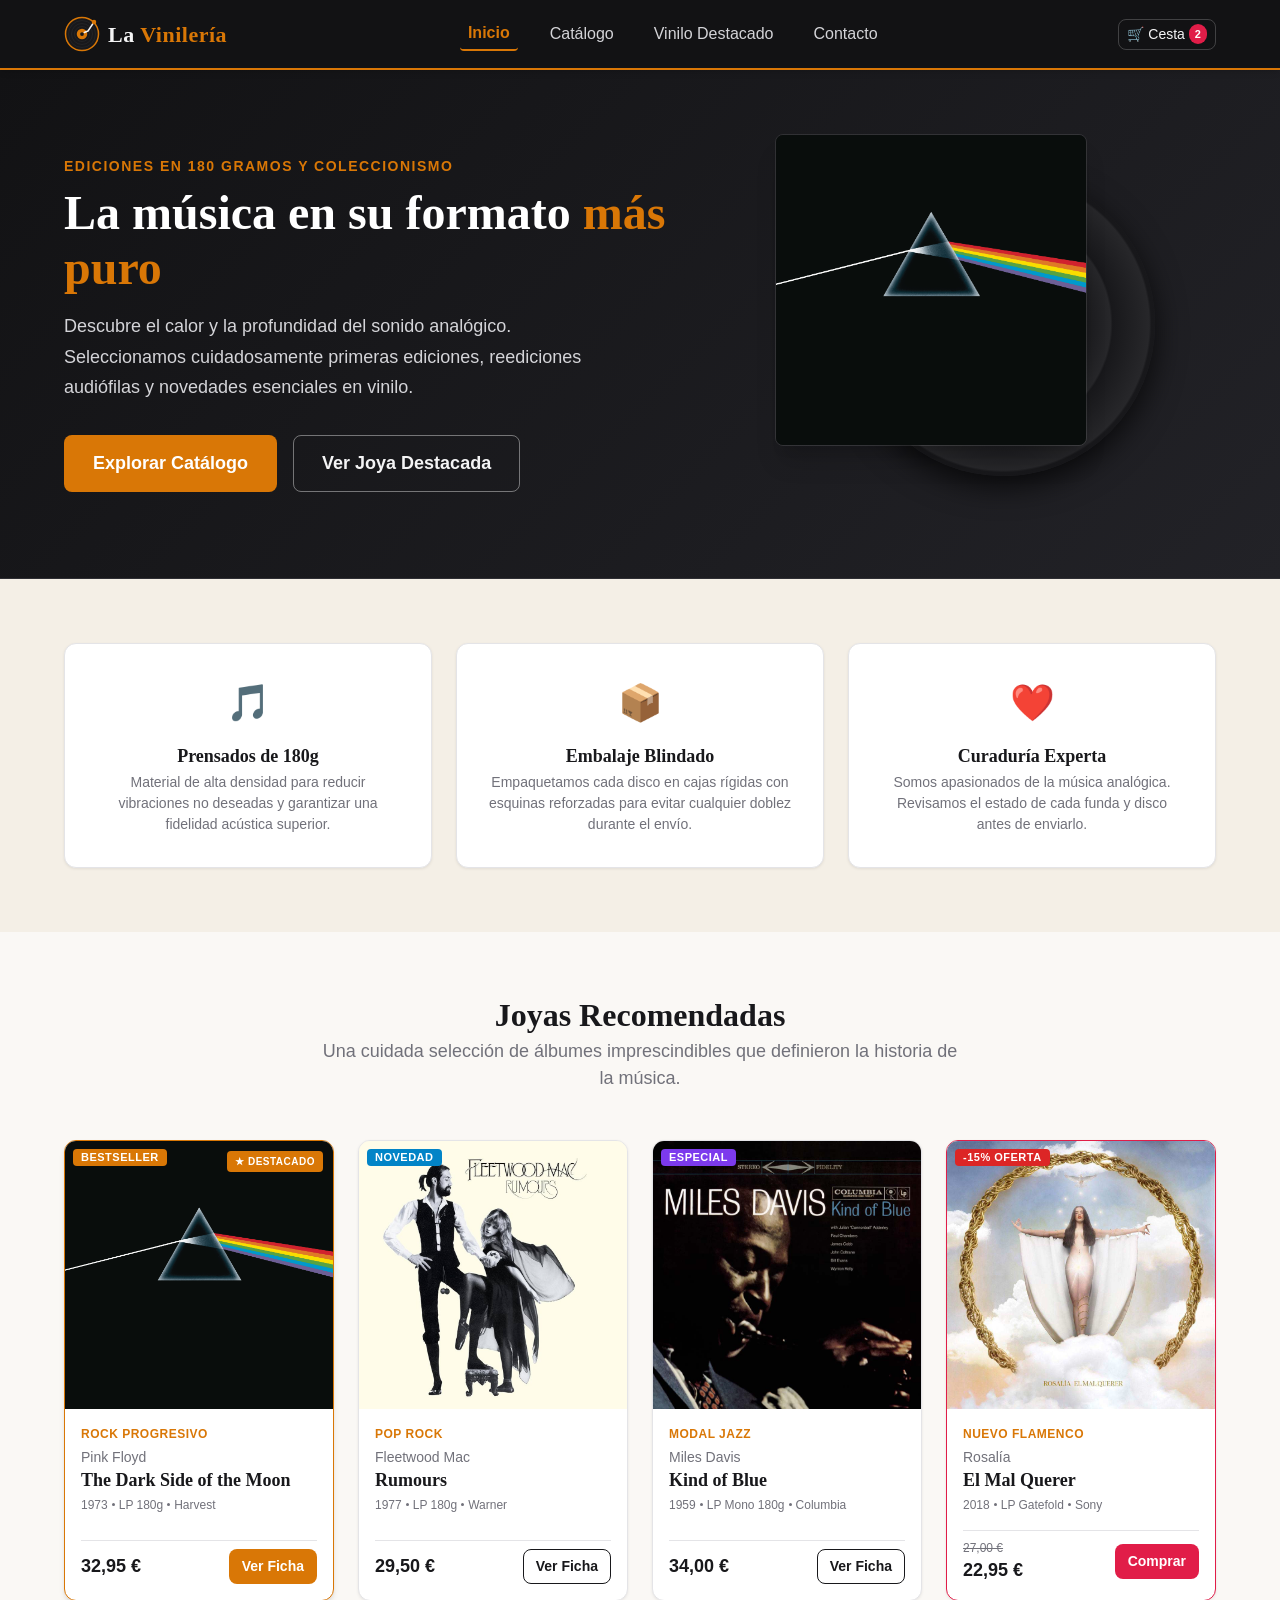
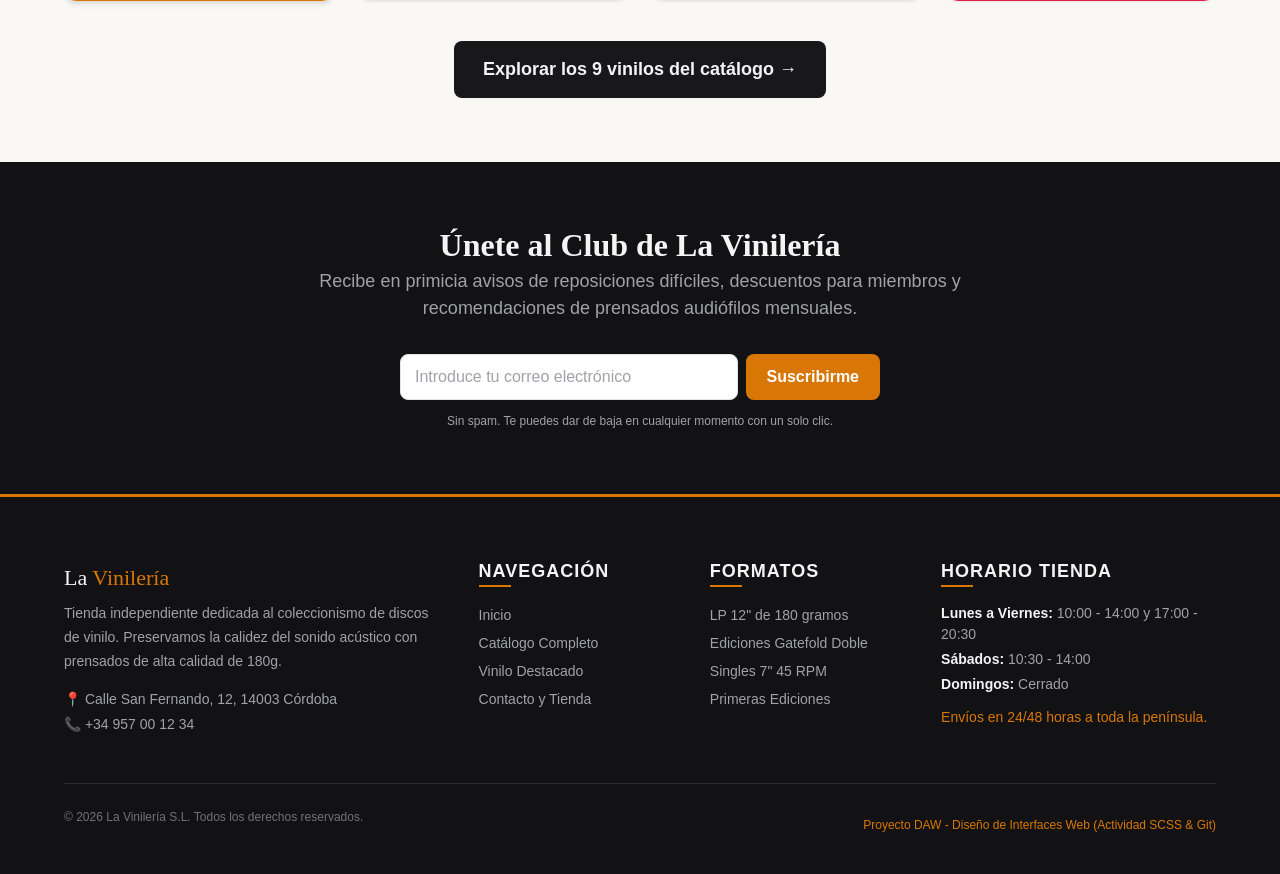
<file: index.html>
<!DOCTYPE html>
<html lang="es">

<head>
    <meta charset="UTF-8">
    <meta name="viewport" content="width=device-width, initial-scale=1.0">
    <meta name="description"
        content="La Vinilería - Tienda especializada en discos de vinilo de 180g, primeras ediciones y clásicos del Rock, Jazz, Soul y Pop.">
    <title>La Vinilería | Tienda de Discos de Vinilo</title>
    <!-- Estilos compilados -->
    <link rel="stylesheet" href="css/main.css">
</head>

<body>

    <!-- Cabecera y menú de navegación -->
    <header class="header">
        <div class="container header__container">
            <a href="index.html" class="header__logo" aria-label="Ir a página de inicio de La Vinilería">
                <img src="img/logo.svg" alt="Logotipo La Vinilería" class="header__logo-icon">
                <span class="header__brand">La <span class="header__brand-accent">Vinilería</span></span>
            </a>

            <!-- Botón del menú móvil (sin JS) -->
            <input type="checkbox" id="menu-toggle" class="header__checkbox" aria-label="Alternar menú de navegación">
            <label for="menu-toggle" class="header__toggle" aria-label="Abrir menú">
                <span class="header__toggle-line"></span>
                <span class="header__toggle-line"></span>
                <span class="header__toggle-line"></span>
            </label>

            <!-- Enlaces del menú -->
            <nav class="header__nav" aria-label="Navegación principal">
                <ul class="header__list">
                    <li class="header__item">
                        <a href="index.html" class="header__link header__link--active">Inicio</a>
                    </li>
                    <li class="header__item">
                        <a href="catalogo.html" class="header__link">Catálogo</a>
                    </li>
                    <li class="header__item">
                        <a href="producto.html" class="header__link">Vinilo Destacado</a>
                    </li>
                    <li class="header__item">
                        <a href="contacto.html" class="header__link">Contacto</a>
                    </li>
                </ul>
            </nav>

            <!-- Carrito -->
            <div class="header__actions">
                <a href="catalogo.html" class="header__cart-link" title="Ver carrito de compras">
                    <span>🛒 Cesta</span>
                    <span class="header__cart-badge">2</span>
                </a>
            </div>
        </div>
    </header>

    <!-- Contenido principal -->
    <main>
        <!-- Presentación de bienvenida (Hero) -->
        <section class="hero">
            <div class="container hero__container">
                <div class="hero__content">
                    <span class="hero__eyebrow">Ediciones en 180 gramos y coleccionismo</span>
                    <h1 class="hero__title">La música en su formato <span>más puro</span></h1>
                    <p class="hero__description">
                        Descubre el calor y la profundidad del sonido analógico. Seleccionamos cuidadosamente primeras
                        ediciones, reediciones audiófilas y novedades esenciales en vinilo.
                    </p>
                    <div class="hero__cta-group">
                        <a href="catalogo.html" class="btn btn--secondary btn--lg">Explorar Catálogo</a>
                        <a href="producto.html" class="btn btn--outline-light btn--lg">Ver Joya Destacada</a>
                    </div>
                </div>

                <!-- Portada y disco girando -->
                <div class="hero__visual">
                    <div class="hero__record-wrap">
                        <div class="hero__cover">
                            <img src="img/vinyl-pink-floyd.png" alt="Portada de Pink Floyd - The Dark Side of the Moon">
                        </div>
                        <div class="hero__vinyl" aria-hidden="true"></div>
                    </div>
                </div>
            </div>
        </section>

        <!-- Ventajas de la tienda -->
        <section class="section section--alt">
            <div class="container">
                <div class="features">
                    <article class="features__item">
                        <span class="features__icon" aria-hidden="true">🎵</span>
                        <h2 class="features__title">Prensados de 180g</h2>
                        <p class="features__text">
                            Material de alta densidad para reducir vibraciones no deseadas y garantizar una fidelidad
                            acústica superior.
                        </p>
                    </article>

                    <article class="features__item">
                        <span class="features__icon" aria-hidden="true">📦</span>
                        <h2 class="features__title">Embalaje Blindado</h2>
                        <p class="features__text">
                            Empaquetamos cada disco en cajas rígidas con esquinas reforzadas para evitar cualquier
                            doblez durante el envío.
                        </p>
                    </article>

                    <article class="features__item">
                        <span class="features__icon" aria-hidden="true">❤️</span>
                        <h2 class="features__title">Curaduría Experta</h2>
                        <p class="features__text">
                            Somos apasionados de la música analógica. Revisamos el estado de cada funda y disco antes de
                            enviarlo.
                        </p>
                    </article>
                </div>
            </div>
        </section>

        <!-- Vinilos recomendados -->
        <section class="section">
            <div class="container">
                <header class="section__header">
                    <h2 class="section__title">Joyas Recomendadas</h2>
                    <p class="section__subtitle">Una cuidada selección de álbumes imprescindibles que definieron la
                        historia de la música.</p>
                </header>

                <div class="products-grid products-grid--featured">
                    <!-- Tarjeta: Pink Floyd -->
                    <article class="card card--destacada">
                        <div class="card__media">
                            <span class="card__badge badge badge--bestseller">Bestseller</span>
                            <img src="img/vinyl-pink-floyd.png" alt="Vinilo Pink Floyd - The Dark Side of the Moon"
                                class="card__image">
                            <div class="card__disc" aria-hidden="true"></div>
                        </div>
                        <div class="card__body">
                            <span class="card__genre">Rock Progresivo</span>
                            <span class="card__artist">Pink Floyd</span>
                            <h3 class="card__title">
                                <a href="producto.html">The Dark Side of the Moon</a>
                            </h3>
                            <div class="card__meta">
                                <span>1973</span>
                                <span class="card__dot"></span>
                                <span>LP 180g</span>
                                <span class="card__dot"></span>
                                <span>Harvest</span>
                            </div>
                            <div class="card__footer">
                                <div class="card__price-box">
                                    <span class="card__price">32,95 €</span>
                                </div>
                                <div class="card__actions">
                                    <a href="producto.html" class="btn btn--secondary btn--sm">Ver Ficha</a>
                                </div>
                            </div>
                        </div>
                    </article>

                    <!-- Tarjeta: Fleetwood Mac -->
                    <article class="card">
                        <div class="card__media">
                            <span class="card__badge badge badge--novedad">Novedad</span>
                            <img src="img/vinyl-fleetwood-mac.jpeg" alt="Vinilo Fleetwood Mac - Rumours"
                                class="card__image">
                            <div class="card__disc" aria-hidden="true"></div>
                        </div>
                        <div class="card__body">
                            <span class="card__genre">Pop Rock</span>
                            <span class="card__artist">Fleetwood Mac</span>
                            <h3 class="card__title">
                                <a href="producto-fleetwood-mac.html">Rumours</a>
                            </h3>
                            <div class="card__meta">
                                <span>1977</span>
                                <span class="card__dot"></span>
                                <span>LP 180g</span>
                                <span class="card__dot"></span>
                                <span>Warner</span>
                            </div>
                            <div class="card__footer">
                                <div class="card__price-box">
                                    <span class="card__price">29,50 €</span>
                                </div>
                                <div class="card__actions">
                                    <a href="producto-fleetwood-mac.html" class="btn btn--outline btn--sm">Ver Ficha</a>
                                </div>
                            </div>
                        </div>
                    </article>

                    <!-- Tarjeta: Miles Davis -->
                    <article class="card">
                        <div class="card__media">
                            <span class="card__badge badge badge--edicion-especial">Especial</span>
                            <img src="img/vinyl-miles-davis.jpeg" alt="Vinilo Miles Davis - Kind of Blue"
                                class="card__image">
                            <div class="card__disc" aria-hidden="true"></div>
                        </div>
                        <div class="card__body">
                            <span class="card__genre">Modal Jazz</span>
                            <span class="card__artist">Miles Davis</span>
                            <h3 class="card__title">
                                <a href="producto-miles-davis.html">Kind of Blue</a>
                            </h3>
                            <div class="card__meta">
                                <span>1959</span>
                                <span class="card__dot"></span>
                                <span>LP Mono 180g</span>
                                <span class="card__dot"></span>
                                <span>Columbia</span>
                            </div>
                            <div class="card__footer">
                                <div class="card__price-box">
                                    <span class="card__price">34,00 €</span>
                                </div>
                                <div class="card__actions">
                                    <a href="producto-miles-davis.html" class="btn btn--outline btn--sm">Ver Ficha</a>
                                </div>
                            </div>
                        </div>
                    </article>

                    <!-- Tarjeta: Rosalía -->
                    <article class="card card--oferta">
                        <div class="card__media">
                            <span class="card__badge badge badge--oferta">-15% Oferta</span>
                            <img src="img/vinyl-rosalia.jpeg" alt="Vinilo Rosalía - El Mal Querer" class="card__image">
                            <div class="card__disc" aria-hidden="true"></div>
                        </div>
                        <div class="card__body">
                            <span class="card__genre">Nuevo Flamenco</span>
                            <span class="card__artist">Rosalía</span>
                            <h3 class="card__title">
                                <a href="producto-rosalia.html">El Mal Querer</a>
                            </h3>
                            <div class="card__meta">
                                <span>2018</span>
                                <span class="card__dot"></span>
                                <span>LP Gatefold</span>
                                <span class="card__dot"></span>
                                <span>Sony</span>
                            </div>
                            <div class="card__footer">
                                <div class="card__price-box">
                                    <span class="card__price-old">27,00 €</span>
                                    <span class="card__price">22,95 €</span>
                                </div>
                                <div class="card__actions">
                                    <a href="producto-rosalia.html" class="btn btn--accent btn--sm">Comprar</a>
                                </div>
                            </div>
                        </div>
                    </article>
                </div>

                <div style="text-align: center; margin-top: 2.5rem;">
                    <a href="catalogo.html" class="btn btn--primary btn--lg">Explorar los 9 vinilos del catálogo →</a>
                </div>
            </div>
        </section>

        <!-- Suscripción al club -->
        <section class="section section--dark">
            <div class="container container--narrow" style="text-align: center;">
                <h2 class="section__title">Únete al Club de La Vinilería</h2>
                <p class="section__subtitle" style="margin-bottom: 2rem;">
                    Recibe en primicia avisos de reposiciones difíciles, descuentos para miembros y recomendaciones de
                    prensados audiófilos mensuales.
                </p>
                <form class="form" style="background-color: transparent; border: none; padding: 0; box-shadow: none;">
                    <div
                        style="display: flex; gap: 0.5rem; max-width: 480px; margin: 0 auto; flex-wrap: wrap; justify-content: center;">
                        <input type="email" placeholder="Introduce tu correo electrónico" required class="form__input"
                            style="flex: 1; min-width: 240px;">
                        <button type="submit" class="btn btn--secondary">Suscribirme</button>
                    </div>
                    <p class="form__helper" style="color: #a1a1aa; margin-top: 0.75rem;">Sin spam. Te puedes dar de baja
                        en cualquier momento con un solo clic.</p>
                </form>
            </div>
        </section>
    </main>

    <!-- Pie de página -->
    <footer class="footer">
        <div class="container">
            <div class="footer__grid">
                <!-- Información de la tienda -->
                <div class="footer__col">
                    <p class="footer__brand">La <span>Vinilería</span></p>
                    <p class="footer__description">
                        Tienda independiente dedicada al coleccionismo de discos de vinilo. Preservamos la calidez del
                        sonido acústico con prensados de alta calidad de 180g.
                    </p>
                    <p class="footer__info-item">📍 Calle San Fernando, 12, 14003 Córdoba</p>
                    <p class="footer__info-item">📞 +34 957 00 12 34</p>
                </div>

                <!-- Enlaces rápidos -->
                <div class="footer__col">
                    <h3 class="footer__title">Navegación</h3>
                    <ul class="footer__list">
                        <li><a href="index.html" class="footer__link">Inicio</a></li>
                        <li><a href="catalogo.html" class="footer__link">Catálogo Completo</a></li>
                        <li><a href="producto.html" class="footer__link">Vinilo Destacado</a></li>
                        <li><a href="contacto.html" class="footer__link">Contacto y Tienda</a></li>
                    </ul>
                </div>

                <!-- Formatos -->
                <div class="footer__col">
                    <h3 class="footer__title">Formatos</h3>
                    <ul class="footer__list">
                        <li><a href="catalogo.html" class="footer__link">LP 12" de 180 gramos</a></li>
                        <li><a href="catalogo.html" class="footer__link">Ediciones Gatefold Doble</a></li>
                        <li><a href="catalogo.html" class="footer__link">Singles 7" 45 RPM</a></li>
                        <li><a href="catalogo.html" class="footer__link">Primeras Ediciones</a></li>
                    </ul>
                </div>

                <!-- Horario -->
                <div class="footer__col">
                    <h3 class="footer__title">Horario Tienda</h3>
                    <p class="footer__info-item"><strong>Lunes a Viernes:</strong> 10:00 - 14:00 y 17:00 - 20:30</p>
                    <p class="footer__info-item"><strong>Sábados:</strong> 10:30 - 14:00</p>
                    <p class="footer__info-item"><strong>Domingos:</strong> Cerrado</p>
                    <p class="footer__info-item" style="margin-top: 0.5rem; color: #d97706;">Envíos en 24/48 horas a
                        toda la península.</p>
                </div>
            </div>

            <!-- Copyright -->
            <div class="footer__bottom">
                <p>&copy; 2026 La Vinilería S.L. Todos los derechos reservados.</p>
                <p class="footer__academic">Proyecto DAW - Diseño de Interfaces Web (Actividad SCSS & Git)</p>
            </div>
        </div>
    </footer>

</body>

</html>
</file>
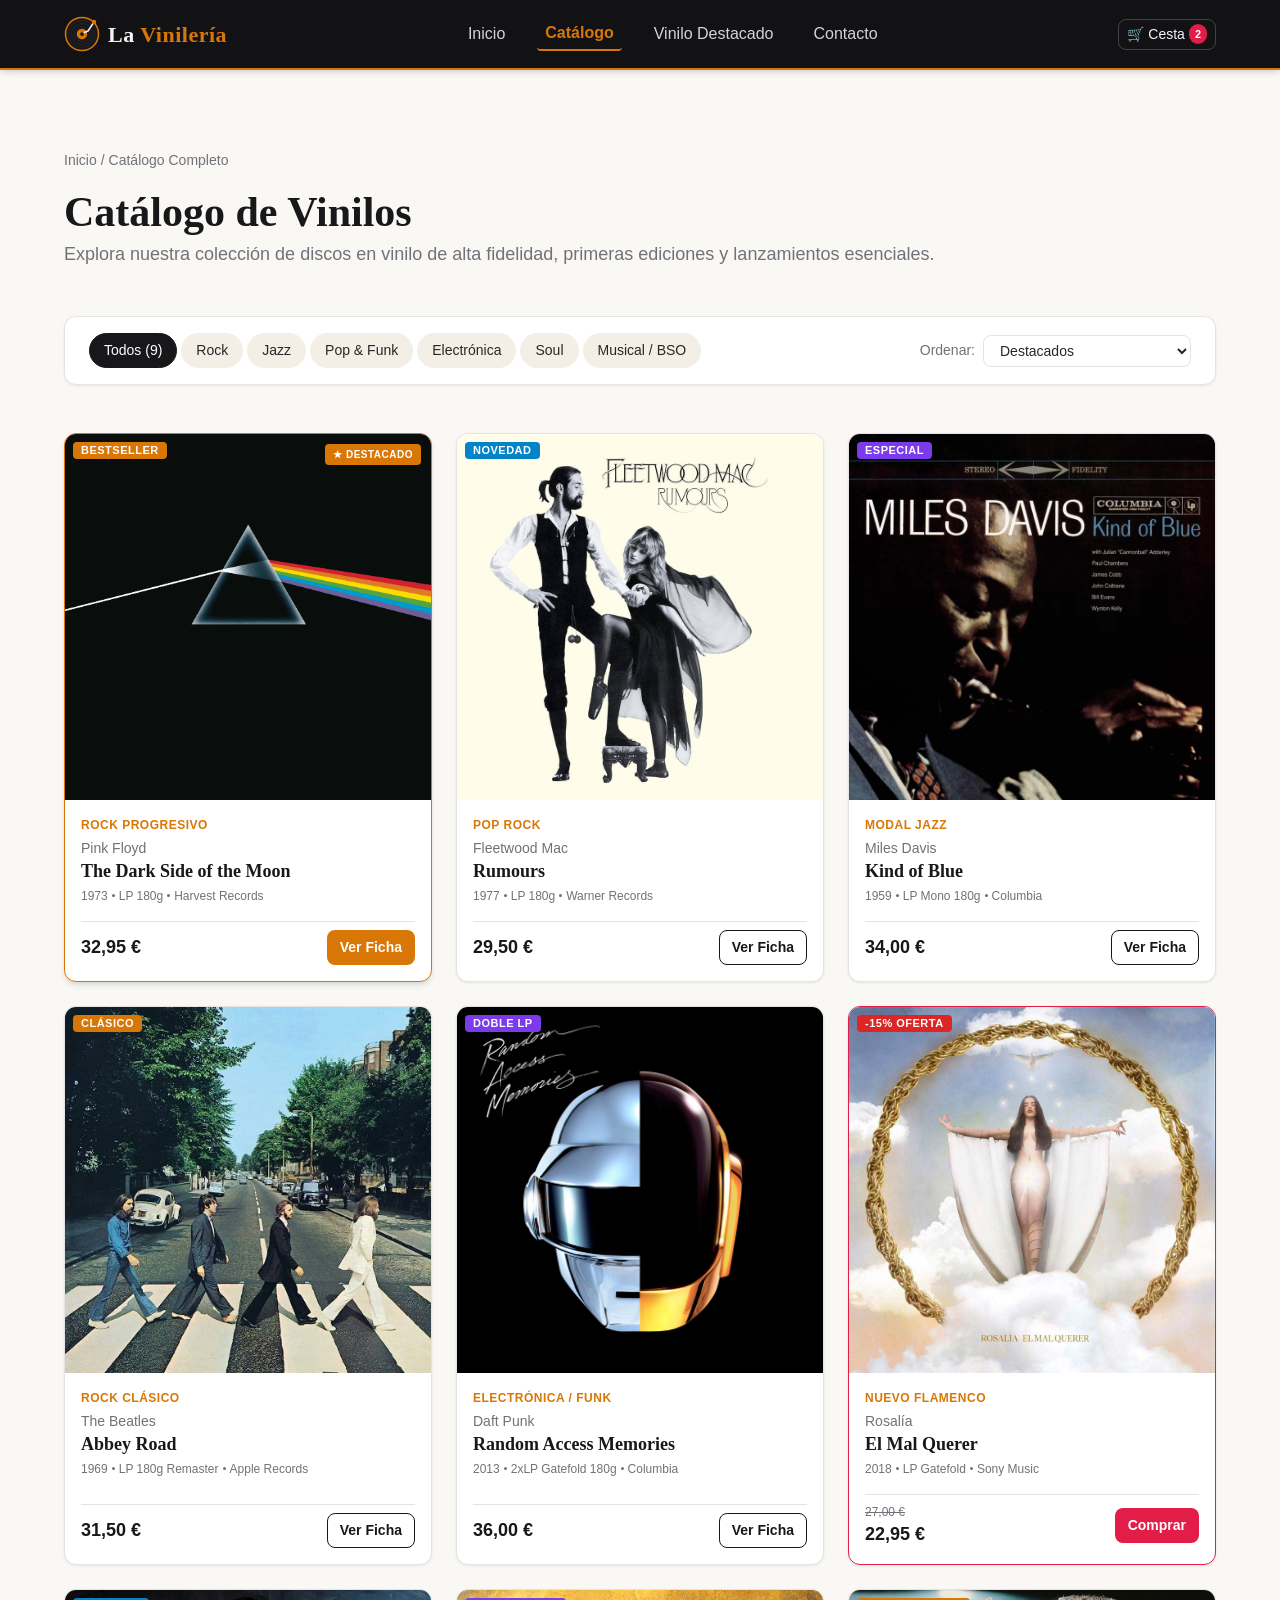
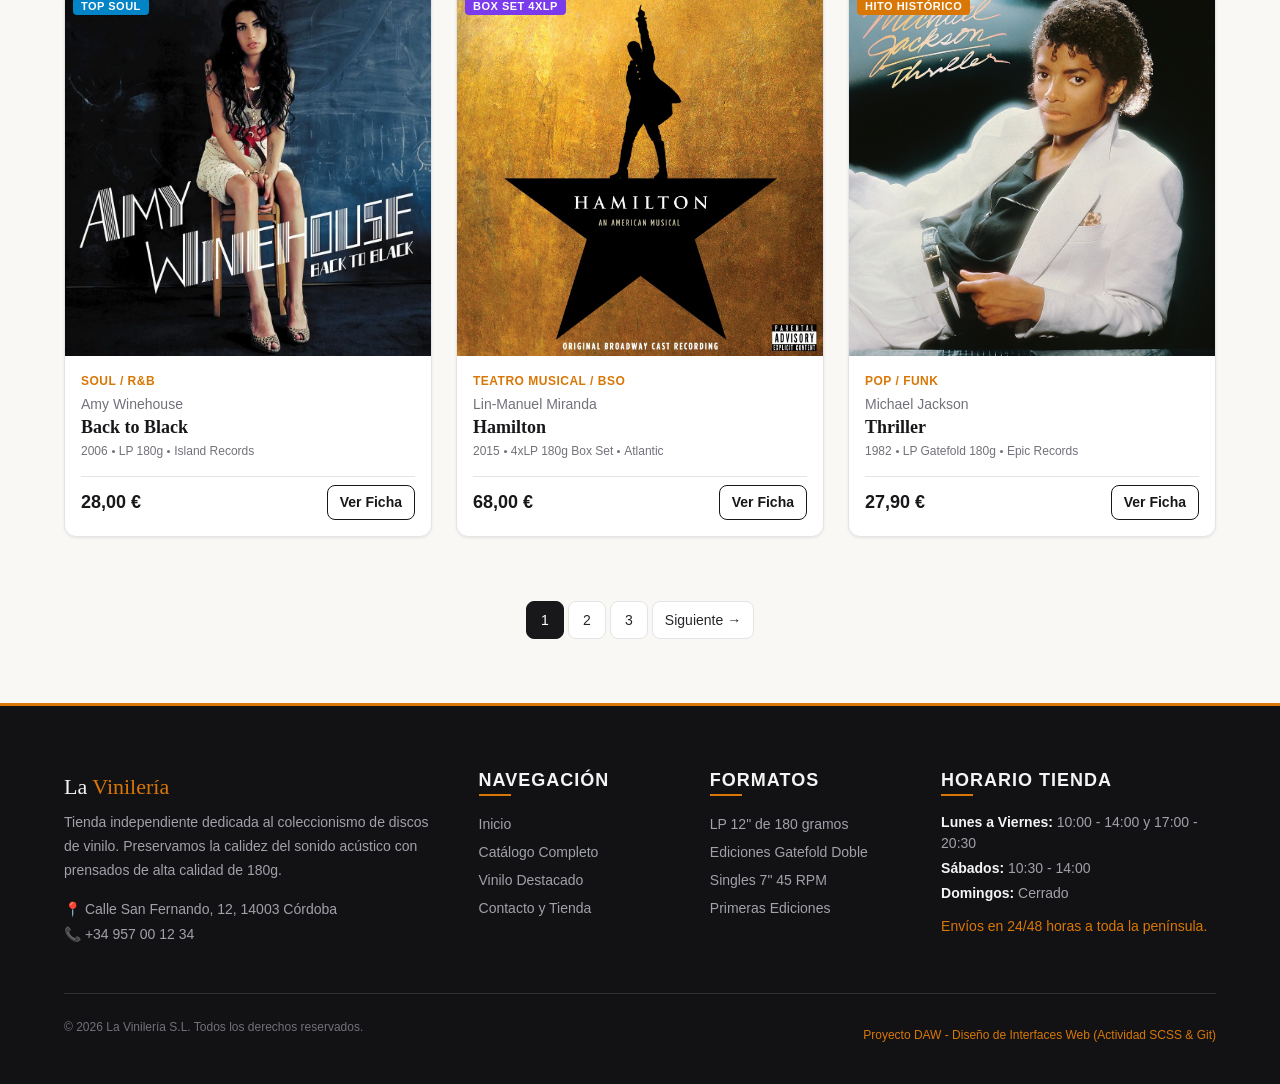
<file: catalogo.html>
<!DOCTYPE html>
<html lang="es">
<head>
  <meta charset="UTF-8">
  <meta name="viewport" content="width=device-width, initial-scale=1.0">
  <meta name="description" content="Catálogo completo de discos de vinilo en La Vinilería. Clásicos del rock, jazz, soul, electrónica y metal en ediciones audiófilas de 180 gramos.">
  <title>Catálogo de Vinilos | La Vinilería</title>
  <!-- Estilos compilados -->
  <link rel="stylesheet" href="css/main.css">
</head>
<body>

  <!-- Cabecera y menú de navegación -->
  <header class="header">
    <div class="container header__container">
      <a href="index.html" class="header__logo" aria-label="Ir a página de inicio de La Vinilería">
        <img src="img/logo.svg" alt="Logotipo La Vinilería" class="header__logo-icon">
        <span class="header__brand">La <span class="header__brand-accent">Vinilería</span></span>
      </a>

      <!-- Botón del menú móvil (sin JS) -->
      <input type="checkbox" id="menu-toggle" class="header__checkbox" aria-label="Alternar menú de navegación">
      <label for="menu-toggle" class="header__toggle" aria-label="Abrir menú">
        <span class="header__toggle-line"></span>
        <span class="header__toggle-line"></span>
        <span class="header__toggle-line"></span>
      </label>

      <!-- Enlaces del menú -->
      <nav class="header__nav" aria-label="Navegación principal">
        <ul class="header__list">
          <li class="header__item">
            <a href="index.html" class="header__link">Inicio</a>
          </li>
          <li class="header__item">
            <a href="catalogo.html" class="header__link header__link--active">Catálogo</a>
          </li>
          <li class="header__item">
            <a href="producto.html" class="header__link">Vinilo Destacado</a>
          </li>
          <li class="header__item">
            <a href="contacto.html" class="header__link">Contacto</a>
          </li>
        </ul>
      </nav>

      <!-- Carrito -->
      <div class="header__actions">
        <a href="catalogo.html" class="header__cart-link" title="Ver carrito de compras">
          <span>🛒 Cesta</span>
          <span class="header__cart-badge">2</span>
        </a>
      </div>
    </div>
  </header>

  <!-- Contenido principal -->
  <main class="section">
    <div class="container">
      <!-- Miga de pan -->
      <nav class="breadcrumb" aria-label="Miga de pan">
        <ol class="breadcrumb__list">
          <li class="breadcrumb__item"><a href="index.html" class="breadcrumb__link">Inicio</a></li>
          <li class="breadcrumb__item" aria-current="page">Catálogo Completo</li>
        </ol>
      </nav>

      <!-- Título del catálogo -->
      <header class="section__header" style="text-align: left; margin-left: 0; max-width: 100%;">
        <h1 class="section__title">Catálogo de Vinilos</h1>
        <p class="section__subtitle">Explora nuestra colección de discos en vinilo de alta fidelidad, primeras ediciones y lanzamientos esenciales.</p>
      </header>

      <!-- Filtros por género -->
      <div class="filters">
        <div class="filters__group" role="group" aria-label="Filtrar por género musical">
          <button type="button" class="filters__pill filters__pill--active">Todos (9)</button>
          <button type="button" class="filters__pill">Rock</button>
          <button type="button" class="filters__pill">Jazz</button>
          <button type="button" class="filters__pill">Pop & Funk</button>
          <button type="button" class="filters__pill">Electrónica</button>
          <button type="button" class="filters__pill">Soul</button>
          <button type="button" class="filters__pill">Musical / BSO</button>
        </div>

        <div class="filters__sort">
          <label for="catalog-sort">Ordenar:</label>
          <select id="catalog-sort">
            <option value="featured">Destacados</option>
            <option value="price-asc">Precio: de menor a mayor</option>
            <option value="price-desc">Precio: de mayor a menor</option>
            <option value="newest">Año de edición</option>
          </select>
        </div>
      </div>

      <!-- Lista de vinilos -->
      <div class="products-grid">
        <!-- Vinilo: Pink Floyd -->
        <article class="card card--destacada">
          <div class="card__media">
            <span class="card__badge badge badge--bestseller">Bestseller</span>
            <img src="img/vinyl-pink-floyd.png" alt="Portada de vinilo Pink Floyd - The Dark Side of the Moon" class="card__image">
            <div class="card__disc" aria-hidden="true"></div>
          </div>
          <div class="card__body">
            <span class="card__genre">Rock Progresivo</span>
            <span class="card__artist">Pink Floyd</span>
            <h2 class="card__title">
              <a href="producto.html">The Dark Side of the Moon</a>
            </h2>
            <div class="card__meta">
              <span>1973</span>
              <span class="card__dot"></span>
              <span>LP 180g</span>
              <span class="card__dot"></span>
              <span>Harvest Records</span>
            </div>
            <div class="card__footer">
              <div class="card__price-box">
                <span class="card__price">32,95 €</span>
              </div>
              <div class="card__actions">
                <a href="producto.html" class="btn btn--secondary btn--sm">Ver Ficha</a>
              </div>
            </div>
          </div>
        </article>

        <!-- Vinilo: Fleetwood Mac -->
        <article class="card">
          <div class="card__media">
            <span class="card__badge badge badge--novedad">Novedad</span>
            <img src="img/vinyl-fleetwood-mac.jpeg" alt="Portada de vinilo Fleetwood Mac - Rumours" class="card__image">
            <div class="card__disc" aria-hidden="true"></div>
          </div>
          <div class="card__body">
            <span class="card__genre">Pop Rock</span>
            <span class="card__artist">Fleetwood Mac</span>
            <h2 class="card__title">
              <a href="producto-fleetwood-mac.html">Rumours</a>
            </h2>
            <div class="card__meta">
              <span>1977</span>
              <span class="card__dot"></span>
              <span>LP 180g</span>
              <span class="card__dot"></span>
              <span>Warner Records</span>
            </div>
            <div class="card__footer">
              <div class="card__price-box">
                <span class="card__price">29,50 €</span>
              </div>
              <div class="card__actions">
                <a href="producto-fleetwood-mac.html" class="btn btn--outline btn--sm">Ver Ficha</a>
              </div>
            </div>
          </div>
        </article>

        <!-- Vinilo: Miles Davis -->
        <article class="card">
          <div class="card__media">
            <span class="card__badge badge badge--edicion-especial">Especial</span>
            <img src="img/vinyl-miles-davis.jpeg" alt="Portada de vinilo Miles Davis - Kind of Blue" class="card__image">
            <div class="card__disc" aria-hidden="true"></div>
          </div>
          <div class="card__body">
            <span class="card__genre">Modal Jazz</span>
            <span class="card__artist">Miles Davis</span>
            <h2 class="card__title">
              <a href="producto-miles-davis.html">Kind of Blue</a>
            </h2>
            <div class="card__meta">
              <span>1959</span>
              <span class="card__dot"></span>
              <span>LP Mono 180g</span>
              <span class="card__dot"></span>
              <span>Columbia</span>
            </div>
            <div class="card__footer">
              <div class="card__price-box">
                <span class="card__price">34,00 €</span>
              </div>
              <div class="card__actions">
                <a href="producto-miles-davis.html" class="btn btn--outline btn--sm">Ver Ficha</a>
              </div>
            </div>
          </div>
        </article>

        <!-- Vinilo: The Beatles -->
        <article class="card">
          <div class="card__media">
            <span class="card__badge badge badge--bestseller">Clásico</span>
            <img src="img/vinyl-beatles.png" alt="Portada de vinilo The Beatles - Abbey Road" class="card__image">
            <div class="card__disc" aria-hidden="true"></div>
          </div>
          <div class="card__body">
            <span class="card__genre">Rock Clásico</span>
            <span class="card__artist">The Beatles</span>
            <h2 class="card__title">
              <a href="producto-beatles.html">Abbey Road</a>
            </h2>
            <div class="card__meta">
              <span>1969</span>
              <span class="card__dot"></span>
              <span>LP 180g Remaster</span>
              <span class="card__dot"></span>
              <span>Apple Records</span>
            </div>
            <div class="card__footer">
              <div class="card__price-box">
                <span class="card__price">31,50 €</span>
              </div>
              <div class="card__actions">
                <a href="producto-beatles.html" class="btn btn--outline btn--sm">Ver Ficha</a>
              </div>
            </div>
          </div>
        </article>

        <!-- Vinilo: Daft Punk -->
        <article class="card">
          <div class="card__media">
            <span class="card__badge badge badge--edicion-especial">Doble LP</span>
            <img src="img/vinyl-daft-punk.jpeg" alt="Portada de vinilo Daft Punk - Random Access Memories" class="card__image">
            <div class="card__disc" aria-hidden="true"></div>
          </div>
          <div class="card__body">
            <span class="card__genre">Electrónica / Funk</span>
            <span class="card__artist">Daft Punk</span>
            <h2 class="card__title">
              <a href="producto-daft-punk.html">Random Access Memories</a>
            </h2>
            <div class="card__meta">
              <span>2013</span>
              <span class="card__dot"></span>
              <span>2xLP Gatefold 180g</span>
              <span class="card__dot"></span>
              <span>Columbia</span>
            </div>
            <div class="card__footer">
              <div class="card__price-box">
                <span class="card__price">36,00 €</span>
              </div>
              <div class="card__actions">
                <a href="producto-daft-punk.html" class="btn btn--outline btn--sm">Ver Ficha</a>
              </div>
            </div>
          </div>
        </article>

        <!-- Vinilo: Rosalía -->
        <article class="card card--oferta">
          <div class="card__media">
            <span class="card__badge badge badge--oferta">-15% Oferta</span>
            <img src="img/vinyl-rosalia.jpeg" alt="Portada de vinilo Rosalía - El Mal Querer" class="card__image">
            <div class="card__disc" aria-hidden="true"></div>
          </div>
          <div class="card__body">
            <span class="card__genre">Nuevo Flamenco</span>
            <span class="card__artist">Rosalía</span>
            <h2 class="card__title">
              <a href="producto-rosalia.html">El Mal Querer</a>
            </h2>
            <div class="card__meta">
              <span>2018</span>
              <span class="card__dot"></span>
              <span>LP Gatefold</span>
              <span class="card__dot"></span>
              <span>Sony Music</span>
            </div>
            <div class="card__footer">
              <div class="card__price-box">
                <span class="card__price-old">27,00 €</span>
                <span class="card__price">22,95 €</span>
              </div>
              <div class="card__actions">
                <a href="producto-rosalia.html" class="btn btn--accent btn--sm">Comprar</a>
              </div>
            </div>
          </div>
        </article>

        <!-- Vinilo: Amy Winehouse -->
        <article class="card">
          <div class="card__media">
            <span class="card__badge badge badge--novedad">Top Soul</span>
            <img src="img/vinyl-amy-winehouse.png" alt="Portada de vinilo Amy Winehouse - Back to Black" class="card__image">
            <div class="card__disc" aria-hidden="true"></div>
          </div>
          <div class="card__body">
            <span class="card__genre">Soul / R&amp;B</span>
            <span class="card__artist">Amy Winehouse</span>
            <h2 class="card__title">
              <a href="producto-amy-winehouse.html">Back to Black</a>
            </h2>
            <div class="card__meta">
              <span>2006</span>
              <span class="card__dot"></span>
              <span>LP 180g</span>
              <span class="card__dot"></span>
              <span>Island Records</span>
            </div>
            <div class="card__footer">
              <div class="card__price-box">
                <span class="card__price">28,00 €</span>
              </div>
              <div class="card__actions">
                <a href="producto-amy-winehouse.html" class="btn btn--outline btn--sm">Ver Ficha</a>
              </div>
            </div>
          </div>
        </article>

        <!-- Vinilo: Hamilton -->
        <article class="card">
          <div class="card__media">
            <span class="card__badge badge badge--edicion-especial">Box Set 4xLP</span>
            <img src="img/vinyl-hamilton.jpeg" alt="Portada de vinilo Hamilton: An American Musical" class="card__image">
            <div class="card__disc" aria-hidden="true"></div>
          </div>
          <div class="card__body">
            <span class="card__genre">Teatro Musical / BSO</span>
            <span class="card__artist">Lin-Manuel Miranda</span>
            <h2 class="card__title">
              <a href="producto-hamilton.html">Hamilton</a>
            </h2>
            <div class="card__meta">
              <span>2015</span>
              <span class="card__dot"></span>
              <span>4xLP 180g Box Set</span>
              <span class="card__dot"></span>
              <span>Atlantic</span>
            </div>
            <div class="card__footer">
              <div class="card__price-box">
                <span class="card__price">68,00 €</span>
              </div>
              <div class="card__actions">
                <a href="producto-hamilton.html" class="btn btn--outline btn--sm">Ver Ficha</a>
              </div>
            </div>
          </div>
        </article>

        <!-- Vinilo: Michael Jackson -->
        <article class="card">
          <div class="card__media">
            <span class="card__badge badge badge--bestseller">Hito Histórico</span>
            <img src="img/vinyl-michael-jackson.png" alt="Portada de vinilo Michael Jackson - Thriller" class="card__image">
            <div class="card__disc" aria-hidden="true"></div>
          </div>
          <div class="card__body">
            <span class="card__genre">Pop / Funk</span>
            <span class="card__artist">Michael Jackson</span>
            <h2 class="card__title">
              <a href="producto-michael-jackson.html">Thriller</a>
            </h2>
            <div class="card__meta">
              <span>1982</span>
              <span class="card__dot"></span>
              <span>LP Gatefold 180g</span>
              <span class="card__dot"></span>
              <span>Epic Records</span>
            </div>
            <div class="card__footer">
              <div class="card__price-box">
                <span class="card__price">27,90 €</span>
              </div>
              <div class="card__actions">
                <a href="producto-michael-jackson.html" class="btn btn--outline btn--sm">Ver Ficha</a>
              </div>
            </div>
          </div>
        </article>
      </div>

      <!-- Paginación -->
      <nav class="pagination" aria-label="Paginación de resultados">
        <span class="pagination__item pagination__item--active" aria-current="page">1</span>
        <a href="catalogo.html" class="pagination__item">2</a>
        <a href="catalogo.html" class="pagination__item">3</a>
        <a href="catalogo.html" class="pagination__item pagination__item--arrow" aria-label="Página siguiente">Siguiente →</a>
      </nav>
    </div>
  </main>

  <!-- Pie de página -->
  <footer class="footer">
    <div class="container">
      <div class="footer__grid">
        <!-- Información de la tienda -->
        <div class="footer__col">
          <p class="footer__brand">La <span>Vinilería</span></p>
          <p class="footer__description">
            Tienda independiente dedicada al coleccionismo de discos de vinilo. Preservamos la calidez del sonido acústico con prensados de alta calidad de 180g.
          </p>
          <p class="footer__info-item">📍 Calle San Fernando, 12, 14003 Córdoba</p>
          <p class="footer__info-item">📞 +34 957 00 12 34</p>
        </div>

        <!-- Enlaces rápidos -->
        <div class="footer__col">
          <h3 class="footer__title">Navegación</h3>
          <ul class="footer__list">
            <li><a href="index.html" class="footer__link">Inicio</a></li>
            <li><a href="catalogo.html" class="footer__link">Catálogo Completo</a></li>
            <li><a href="producto.html" class="footer__link">Vinilo Destacado</a></li>
            <li><a href="contacto.html" class="footer__link">Contacto y Tienda</a></li>
          </ul>
        </div>

        <!-- Formatos -->
        <div class="footer__col">
          <h3 class="footer__title">Formatos</h3>
          <ul class="footer__list">
            <li><a href="catalogo.html" class="footer__link">LP 12" de 180 gramos</a></li>
            <li><a href="catalogo.html" class="footer__link">Ediciones Gatefold Doble</a></li>
            <li><a href="catalogo.html" class="footer__link">Singles 7" 45 RPM</a></li>
            <li><a href="catalogo.html" class="footer__link">Primeras Ediciones</a></li>
          </ul>
        </div>

        <!-- Horario -->
        <div class="footer__col">
          <h3 class="footer__title">Horario Tienda</h3>
          <p class="footer__info-item"><strong>Lunes a Viernes:</strong> 10:00 - 14:00 y 17:00 - 20:30</p>
          <p class="footer__info-item"><strong>Sábados:</strong> 10:30 - 14:00</p>
          <p class="footer__info-item"><strong>Domingos:</strong> Cerrado</p>
          <p class="footer__info-item" style="margin-top: 0.5rem; color: #d97706;">Envíos en 24/48 horas a toda la península.</p>
        </div>
      </div>

      <!-- Copyright -->
      <div class="footer__bottom">
        <p>&copy; 2026 La Vinilería S.L. Todos los derechos reservados.</p>
        <p class="footer__academic">Proyecto DAW - Diseño de Interfaces Web (Actividad SCSS & Git)</p>
      </div>
    </div>
  </footer>

</body>
</html>
</file>
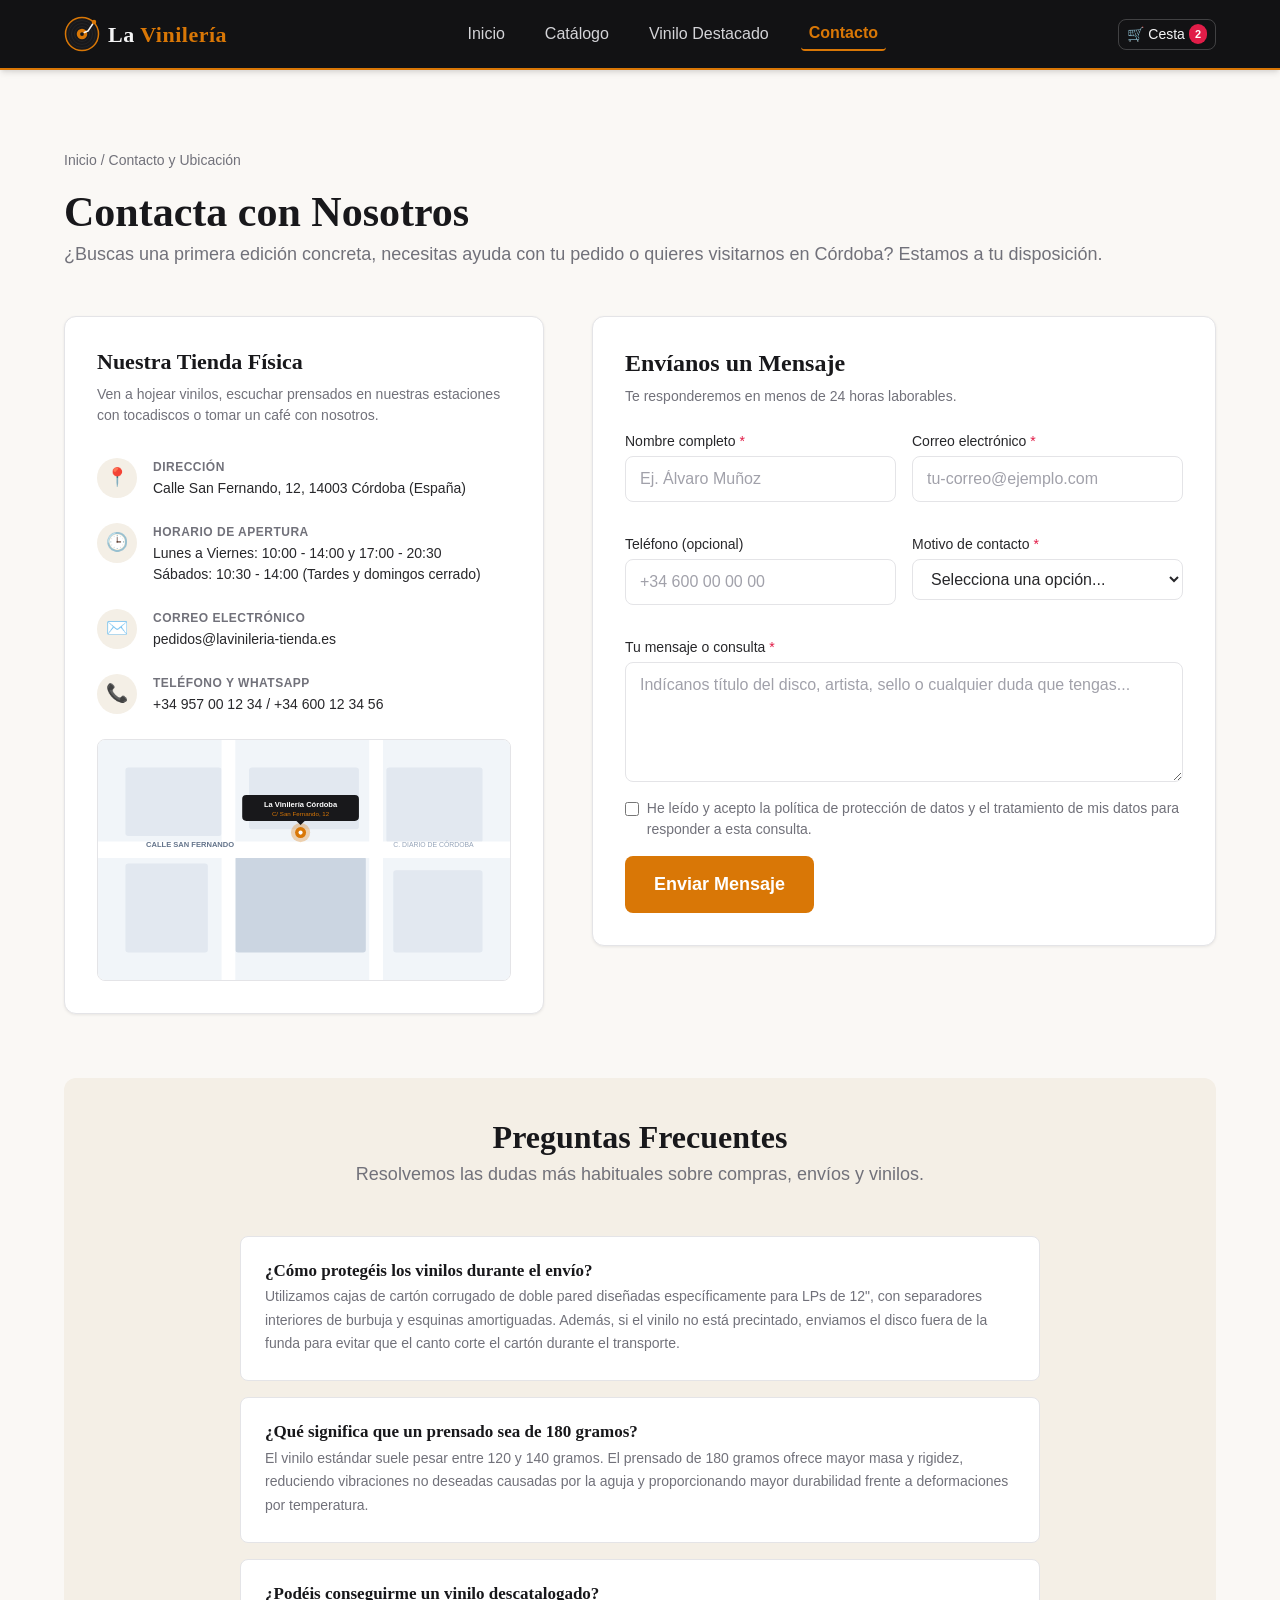
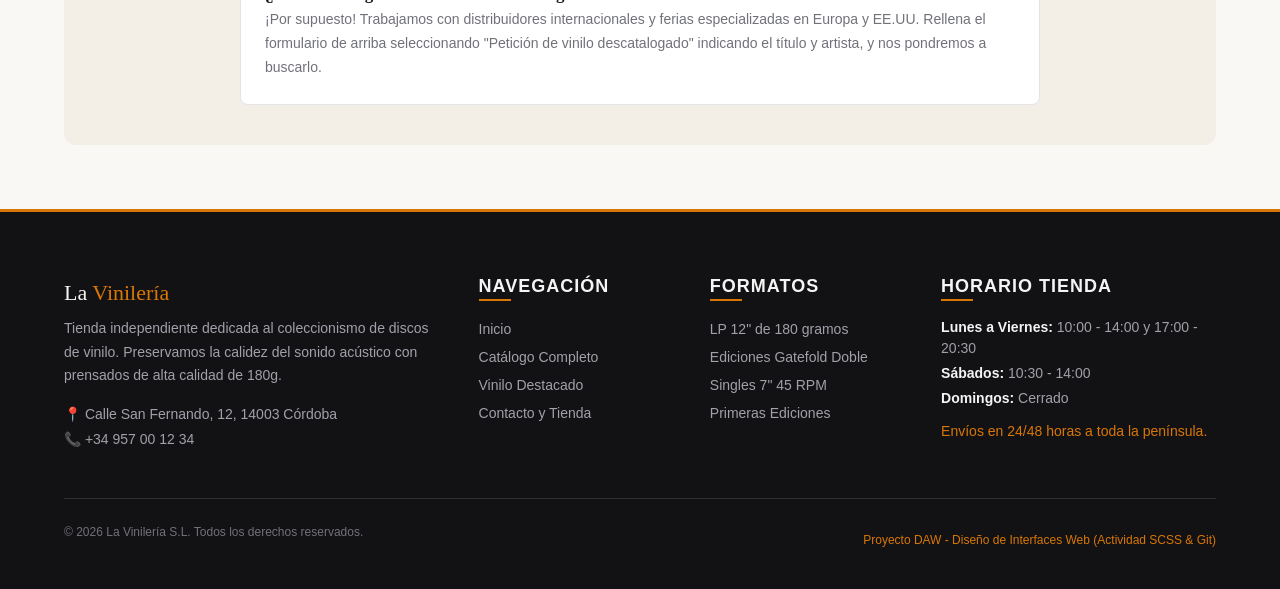
<file: contacto.html>
<!DOCTYPE html>
<html lang="es">
<head>
  <meta charset="UTF-8">
  <meta name="viewport" content="width=device-width, initial-scale=1.0">
  <meta name="description" content="Contacta con La Vinilería. Visítanos en nuestra tienda física en Córdoba o envíanos un mensaje para localizar ediciones especiales y vinilos de colección.">
  <title>Contacto y Tienda Física | La Vinilería</title>
  <!-- Estilos CSS -->
  <link rel="stylesheet" href="css/main.css">
</head>
<body>

  <!-- Cabecera y menú -->
  <header class="header">
    <div class="container header__container">
      <a href="index.html" class="header__logo" aria-label="Ir a página de inicio de La Vinilería">
        <img src="img/logo.svg" alt="Logotipo La Vinilería" class="header__logo-icon">
        <span class="header__brand">La <span class="header__brand-accent">Vinilería</span></span>
      </a>

      <!-- Botón para el menú en móviles -->
      <input type="checkbox" id="menu-toggle" class="header__checkbox" aria-label="Alternar menú de navegación">
      <label for="menu-toggle" class="header__toggle" aria-label="Abrir menú">
        <span class="header__toggle-line"></span>
        <span class="header__toggle-line"></span>
        <span class="header__toggle-line"></span>
      </label>

      <!-- Enlaces de navegación -->
      <nav class="header__nav" aria-label="Navegación principal">
        <ul class="header__list">
          <li class="header__item">
            <a href="index.html" class="header__link">Inicio</a>
          </li>
          <li class="header__item">
            <a href="catalogo.html" class="header__link">Catálogo</a>
          </li>
          <li class="header__item">
            <a href="producto.html" class="header__link">Vinilo Destacado</a>
          </li>
          <li class="header__item">
            <a href="contacto.html" class="header__link header__link--active">Contacto</a>
          </li>
        </ul>
      </nav>

      <!-- Carrito -->
      <div class="header__actions">
        <a href="catalogo.html" class="header__cart-link" title="Ver carrito de compras">
          <span>🛒 Cesta</span>
          <span class="header__cart-badge">2</span>
        </a>
      </div>
    </div>
  </header>

  <!-- Página de contacto -->
  <main class="section">
    <div class="container">
      <!-- Miga de pan -->
      <nav class="breadcrumb" aria-label="Miga de pan">
        <ol class="breadcrumb__list">
          <li class="breadcrumb__item"><a href="index.html" class="breadcrumb__link">Inicio</a></li>
          <li class="breadcrumb__item" aria-current="page">Contacto y Ubicación</li>
        </ol>
      </nav>

      <!-- Título de la página -->
      <header class="section__header" style="text-align: left; margin-left: 0; max-width: 100%;">
        <h1 class="section__title">Contacta con Nosotros</h1>
        <p class="section__subtitle">
          ¿Buscas una primera edición concreta, necesitas ayuda con tu pedido o quieres visitarnos en Córdoba? Estamos a tu disposición.
        </p>
      </header>

      <!-- Datos de la tienda y formulario -->
      <div class="contact-layout">
        <!-- Información y mapa de la tienda -->
        <aside class="contact-info">
          <h2 class="contact-info__title">Nuestra Tienda Física</h2>
          <p class="contact-info__lead">
            Ven a hojear vinilos, escuchar prensados en nuestras estaciones con tocadiscos o tomar un café con nosotros.
          </p>

          <div class="contact-info__item">
            <div class="contact-info__icon" aria-hidden="true">📍</div>
            <div>
              <p class="contact-info__label">Dirección</p>
              <p class="contact-info__value">Calle San Fernando, 12, 14003 Córdoba (España)</p>
            </div>
          </div>

          <div class="contact-info__item">
            <div class="contact-info__icon" aria-hidden="true">🕒</div>
            <div>
              <p class="contact-info__label">Horario de Apertura</p>
              <p class="contact-info__value">Lunes a Viernes: 10:00 - 14:00 y 17:00 - 20:30<br>Sábados: 10:30 - 14:00 (Tardes y domingos cerrado)</p>
            </div>
          </div>

          <div class="contact-info__item">
            <div class="contact-info__icon" aria-hidden="true">✉️</div>
            <div>
              <p class="contact-info__label">Correo Electrónico</p>
              <p class="contact-info__value">pedidos@lavinileria-tienda.es</p>
            </div>
          </div>

          <div class="contact-info__item">
            <div class="contact-info__icon" aria-hidden="true">📞</div>
            <div>
              <p class="contact-info__label">Teléfono y WhatsApp</p>
              <p class="contact-info__value">+34 957 00 12 34 / +34 600 12 34 56</p>
            </div>
          </div>

          <!-- Mapa -->
          <div class="contact-info__map-wrapper">
            <img src="img/map-placeholder.svg" alt="Mapa de ubicación de La Vinilería en Calle San Fernando, Córdoba">
          </div>
        </aside>

        <!-- Formulario de contacto -->
        <section>
          <form class="form" action="#" method="post">
            <h2 style="font-size: 1.5rem; margin-bottom: 0.5rem;">Envíanos un Mensaje</h2>
            <p style="color: #71717a; font-size: 0.875rem; margin-bottom: 1.5rem;">
              Te responderemos en menos de 24 horas laborables.
            </p>

            <div class="form__grid">
              <!-- Campo: Nombre -->
              <div class="form__group">
                <label for="contact-name" class="form__label">Nombre completo <span>*</span></label>
                <input type="text" id="contact-name" name="nombre" placeholder="Ej. Álvaro Muñoz" required class="form__input">
              </div>

              <!-- Campo: Correo -->
              <div class="form__group">
                <label for="contact-email" class="form__label">Correo electrónico <span>*</span></label>
                <input type="email" id="contact-email" name="email" placeholder="tu-correo@ejemplo.com" required class="form__input">
              </div>

              <!-- Campo: Teléfono -->
              <div class="form__group">
                <label for="contact-phone" class="form__label">Teléfono (opcional)</label>
                <input type="tel" id="contact-phone" name="telefono" placeholder="+34 600 00 00 00" class="form__input">
              </div>

              <!-- Campo: Motivo -->
              <div class="form__group">
                <label for="contact-subject" class="form__label">Motivo de contacto <span>*</span></label>
                <select id="contact-subject" name="asunto" required class="form__select">
                  <option value="" disabled selected>Selecciona una opción...</option>
                  <option value="duda-catalogo">Consulta sobre catálogo o stock</option>
                  <option value="pedido-especial">Petición de vinilo descatalogado / raro</option>
                  <option value="estado-envio">Consultar estado de envío</option>
                  <option value="limpieza-discos">Servicio de limpieza por ultrasonidos</option>
                  <option value="otro">Otro motivo</option>
                </select>
              </div>

              <!-- Campo: Mensaje -->
              <div class="form__group form__group--full">
                <label for="contact-message" class="form__label">Tu mensaje o consulta <span>*</span></label>
                <textarea id="contact-message" name="mensaje" placeholder="Indícanos título del disco, artista, sello o cualquier duda que tengas..." required class="form__textarea"></textarea>
              </div>
            </div>

            <!-- Aceptación de términos -->
            <div class="form__checkbox-wrapper">
              <input type="checkbox" id="contact-terms" name="terminos" required class="form__checkbox">
              <label for="contact-terms" class="form__checkbox-label">
                He leído y acepto la política de protección de datos y el tratamiento de mis datos para responder a esta consulta.
              </label>
            </div>

            <!-- Botón de envío -->
            <button type="submit" class="btn btn--secondary btn--lg">Enviar Mensaje</button>
          </form>
        </section>
      </div>

      <!-- Preguntas frecuentes -->
      <section class="section section--alt" style="border-radius: 12px; padding: 2.5rem; margin-top: 2rem;">
        <header class="section__header">
          <h2 class="section__title">Preguntas Frecuentes</h2>
          <p class="section__subtitle">Resolvemos las dudas más habituales sobre compras, envíos y vinilos.</p>
        </header>

        <div class="faq" style="max-width: 800px; margin: 0 auto;">
          <article class="faq__item">
            <h3 class="faq__question">¿Cómo protegéis los vinilos durante el envío?</h3>
            <p class="faq__answer">
              Utilizamos cajas de cartón corrugado de doble pared diseñadas específicamente para LPs de 12", con separadores interiores de burbuja y esquinas amortiguadas. Además, si el vinilo no está precintado, enviamos el disco fuera de la funda para evitar que el canto corte el cartón durante el transporte.
            </p>
          </article>

          <article class="faq__item">
            <h3 class="faq__question">¿Qué significa que un prensado sea de 180 gramos?</h3>
            <p class="faq__answer">
              El vinilo estándar suele pesar entre 120 y 140 gramos. El prensado de 180 gramos ofrece mayor masa y rigidez, reduciendo vibraciones no deseadas causadas por la aguja y proporcionando mayor durabilidad frente a deformaciones por temperatura.
            </p>
          </article>

          <article class="faq__item">
            <h3 class="faq__question">¿Podéis conseguirme un vinilo descatalogado?</h3>
            <p class="faq__answer">
              ¡Por supuesto! Trabajamos con distribuidores internacionales y ferias especializadas en Europa y EE.UU. Rellena el formulario de arriba seleccionando "Petición de vinilo descatalogado" indicando el título y artista, y nos pondremos a buscarlo.
            </p>
          </article>
        </div>
      </section>
    </div>
  </main>

  <!-- Pie de página -->
  <footer class="footer">
    <div class="container">
      <div class="footer__grid">
        <!-- Columna 1: Información -->
        <div class="footer__col">
          <p class="footer__brand">La <span>Vinilería</span></p>
          <p class="footer__description">
            Tienda independiente dedicada al coleccionismo de discos de vinilo. Preservamos la calidez del sonido acústico con prensados de alta calidad de 180g.
          </p>
          <p class="footer__info-item">📍 Calle San Fernando, 12, 14003 Córdoba</p>
          <p class="footer__info-item">📞 +34 957 00 12 34</p>
        </div>

        <!-- Columna 2: Enlaces -->
        <div class="footer__col">
          <h3 class="footer__title">Navegación</h3>
          <ul class="footer__list">
            <li><a href="index.html" class="footer__link">Inicio</a></li>
            <li><a href="catalogo.html" class="footer__link">Catálogo Completo</a></li>
            <li><a href="producto.html" class="footer__link">Vinilo Destacado</a></li>
            <li><a href="contacto.html" class="footer__link">Contacto y Tienda</a></li>
          </ul>
        </div>

        <!-- Columna 3: Formatos -->
        <div class="footer__col">
          <h3 class="footer__title">Formatos</h3>
          <ul class="footer__list">
            <li><a href="catalogo.html" class="footer__link">LP 12" de 180 gramos</a></li>
            <li><a href="catalogo.html" class="footer__link">Ediciones Gatefold Doble</a></li>
            <li><a href="catalogo.html" class="footer__link">Singles 7" 45 RPM</a></li>
            <li><a href="catalogo.html" class="footer__link">Primeras Ediciones</a></li>
          </ul>
        </div>

        <!-- Columna 4: Horario -->
        <div class="footer__col">
          <h3 class="footer__title">Horario Tienda</h3>
          <p class="footer__info-item"><strong>Lunes a Viernes:</strong> 10:00 - 14:00 y 17:00 - 20:30</p>
          <p class="footer__info-item"><strong>Sábados:</strong> 10:30 - 14:00</p>
          <p class="footer__info-item"><strong>Domingos:</strong> Cerrado</p>
          <p class="footer__info-item" style="margin-top: 0.5rem; color: #d97706;">Envíos en 24/48 horas a toda la península.</p>
        </div>
      </div>

      <!-- Copyright -->
      <div class="footer__bottom">
        <p>&copy; 2026 La Vinilería S.L. Todos los derechos reservados.</p>
        <p class="footer__academic">Proyecto DAW - Diseño de Interfaces Web (Actividad SCSS & Git)</p>
      </div>
    </div>
  </footer>

</body>
</html>
</file>
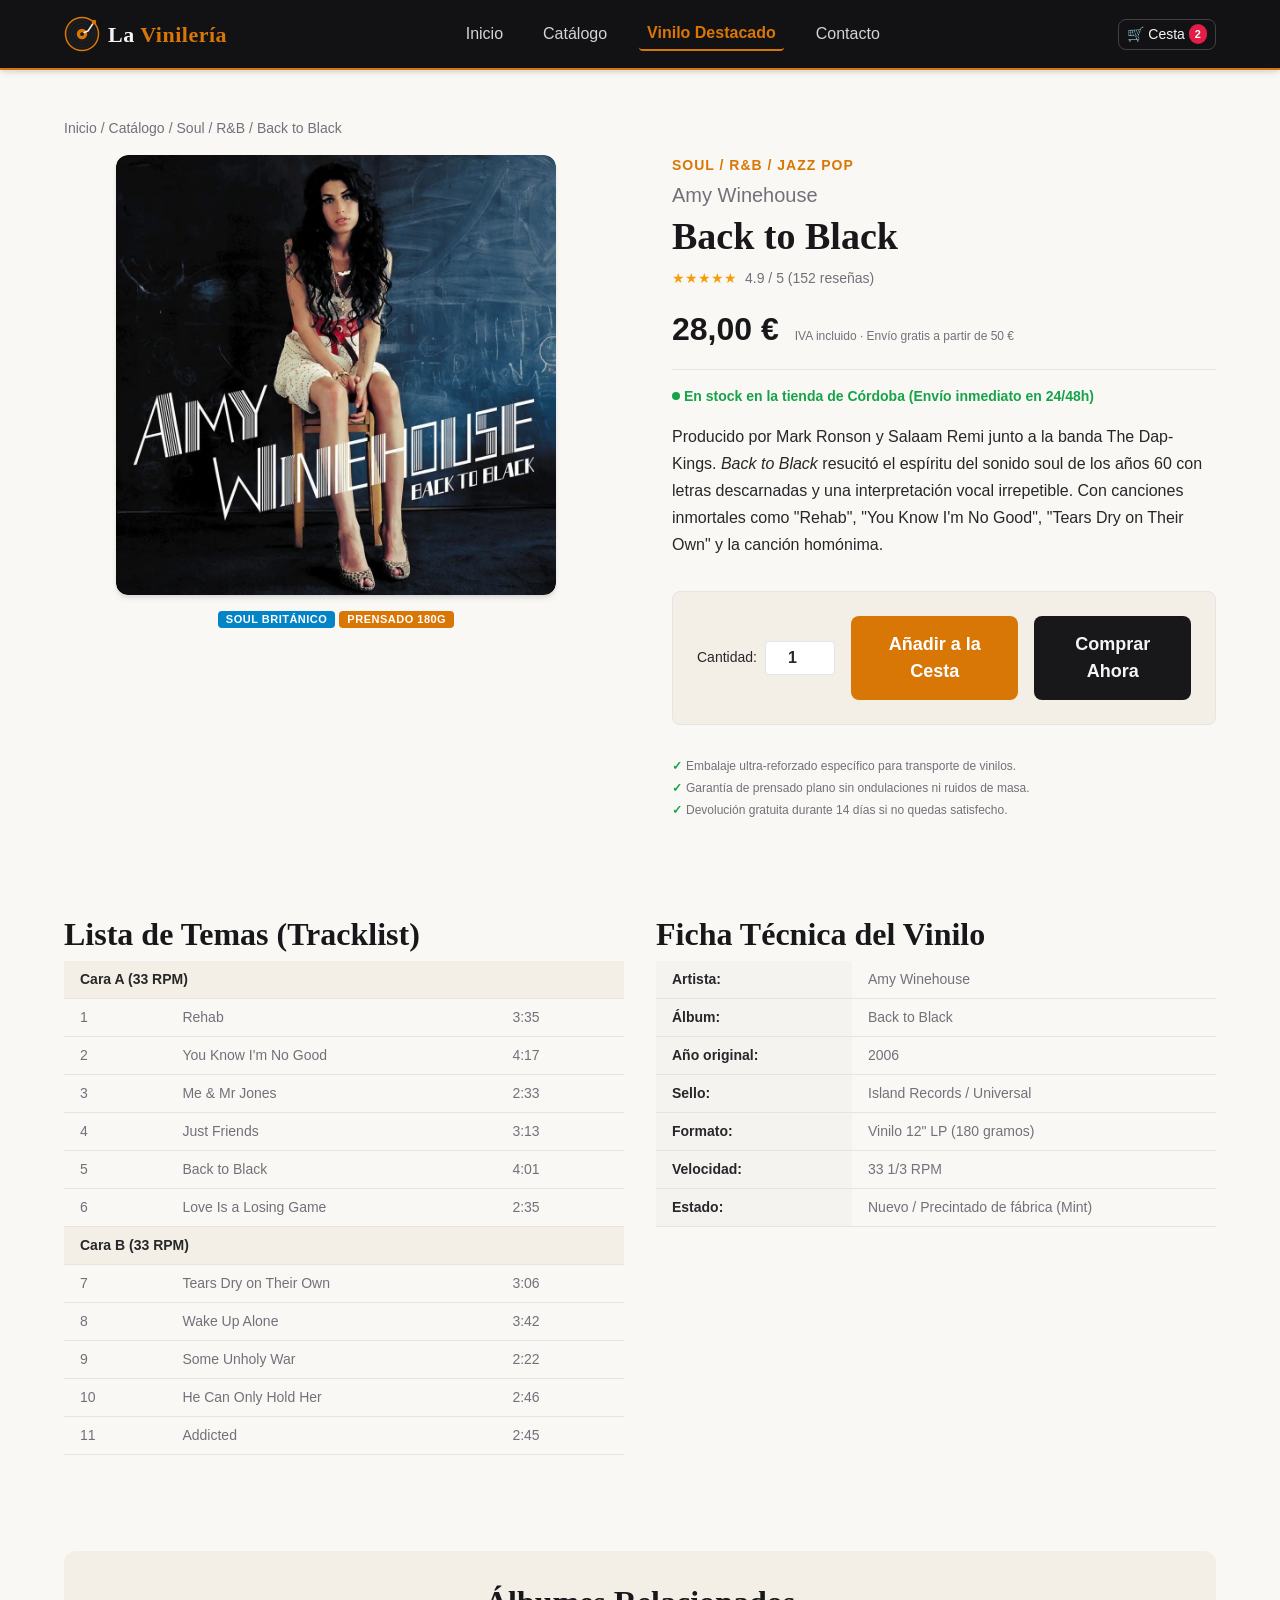
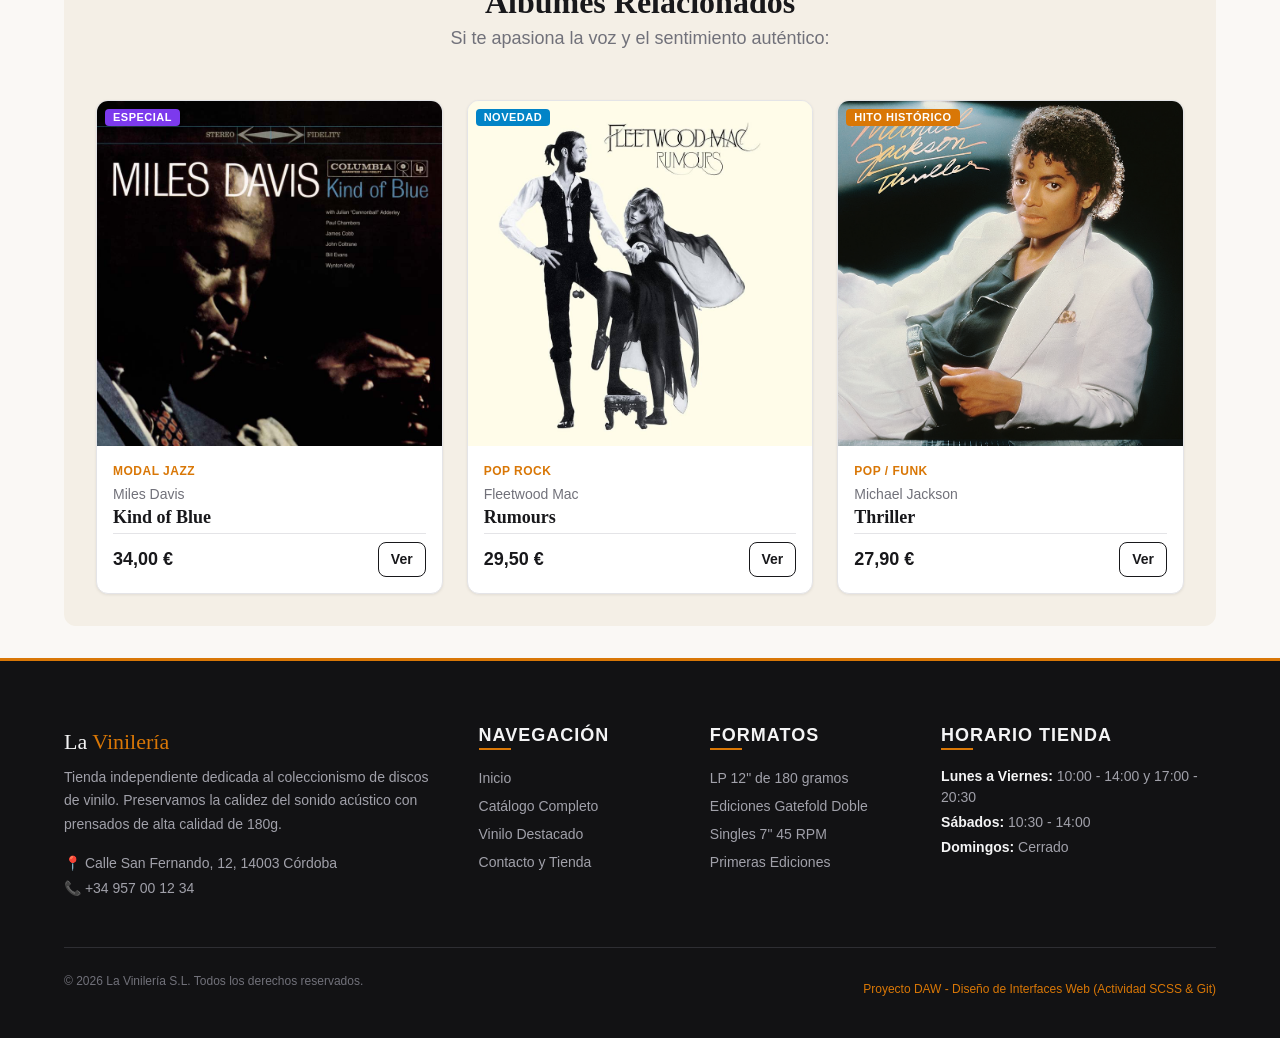
<file: producto-amy-winehouse.html>
<!DOCTYPE html>
<html lang="es">
<head>
  <meta charset="UTF-8">
  <meta name="viewport" content="width=device-width, initial-scale=1.0">
  <meta name="description" content="Comprar vinilo Back to Black de Amy Winehouse. Clásico contemporáneo del soul y R&amp;B prensado en vinilo de 180 gramos.">
  <title>Amy Winehouse - Back to Black (LP 180g) | La Vinilería</title>
  <!-- Estilos CSS -->
  <link rel="stylesheet" href="css/main.css">
</head>
<body>

  <!-- Cabecera y menú -->
  <header class="header">
    <div class="container header__container">
      <a href="index.html" class="header__logo" aria-label="Ir a página de inicio de La Vinilería">
        <img src="img/logo.svg" alt="Logotipo La Vinilería" class="header__logo-icon">
        <span class="header__brand">La <span class="header__brand-accent">Vinilería</span></span>
      </a>

      <!-- Botón para el menú en móviles -->
      <input type="checkbox" id="menu-toggle" class="header__checkbox" aria-label="Alternar menú de navegación">
      <label for="menu-toggle" class="header__toggle" aria-label="Abrir menú">
        <span class="header__toggle-line"></span>
        <span class="header__toggle-line"></span>
        <span class="header__toggle-line"></span>
      </label>

      <!-- Enlaces de navegación -->
      <nav class="header__nav" aria-label="Navegación principal">
        <ul class="header__list">
          <li class="header__item"><a href="index.html" class="header__link">Inicio</a></li>
          <li class="header__item"><a href="catalogo.html" class="header__link">Catálogo</a></li>
          <li class="header__item"><a href="producto.html" class="header__link header__link--active">Vinilo Destacado</a></li>
          <li class="header__item"><a href="contacto.html" class="header__link">Contacto</a></li>
        </ul>
      </nav>

      <!-- Carrito -->
      <div class="header__actions">
        <a href="catalogo.html" class="header__cart-link" title="Ver carrito de compras">
          <span>🛒 Cesta</span>
          <span class="header__cart-badge">2</span>
        </a>
      </div>
    </div>
  </header>

  <!-- Ficha del vinilo -->
  <main class="product-detail">
    <div class="container">
      <!-- Miga de pan -->
      <nav class="breadcrumb" aria-label="Miga de pan">
        <ol class="breadcrumb__list">
          <li class="breadcrumb__item"><a href="index.html" class="breadcrumb__link">Inicio</a></li>
          <li class="breadcrumb__item"><a href="catalogo.html" class="breadcrumb__link">Catálogo</a></li>
          <li class="breadcrumb__item"><a href="catalogo.html" class="breadcrumb__link">Soul / R&amp;B</a></li>
          <li class="breadcrumb__item" aria-current="page">Back to Black</li>
        </ol>
      </nav>

      <!-- Portada y vinilo -->
      <div class="product-detail__grid">
        <div class="product-detail__gallery">
          <div class="product-detail__sleeve-wrap">
            <img src="img/vinyl-amy-winehouse.png" alt="Funda de vinilo Amy Winehouse - Back to Black" class="product-detail__cover-img">
            <div class="product-detail__vinyl-disc" aria-hidden="true"></div>
          </div>
          <div class="product-detail__badges">
            <span class="badge badge--novedad">Soul Británico</span>
            <span class="badge badge--bestseller">Prensado 180g</span>
          </div>
        </div>

        <!-- Información y compra -->
        <section class="product-detail__info">
          <span class="product-detail__genre">Soul / R&amp;B / Jazz Pop</span>
          <p class="product-detail__artist">Amy Winehouse</p>
          <h1 class="product-detail__title">Back to Black</h1>

          <div class="product-detail__rating">
            <span class="stars" aria-label="5 de 5 estrellas">★★★★★</span>
            <span>4.9 / 5 (152 reseñas)</span>
          </div>

          <div class="product-detail__price-wrap">
            <span class="product-detail__price">28,00 €</span>
            <span class="product-detail__price-tax">IVA incluido · Envío gratis a partir de 50 €</span>
          </div>

          <div class="product-detail__stock-status">
            <span>En stock en la tienda de Córdoba (Envío inmediato en 24/48h)</span>
          </div>

          <p class="product-detail__description">
            Producido por Mark Ronson y Salaam Remi junto a la banda The Dap-Kings. <em>Back to Black</em> resucitó el espíritu del sonido soul de los años 60 con letras descarnadas y una interpretación vocal irrepetible. Con canciones inmortales como "Rehab", "You Know I'm No Good", "Tears Dry on Their Own" y la canción homónima.
          </p>

          <!-- Botones de compra -->
          <form class="product-detail__actions" action="contacto.html" method="get">
            <div class="product-detail__quantity">
              <label for="product-qty">Cantidad:</label>
              <input type="number" id="product-qty" name="cantidad" value="1" min="1" max="10">
            </div>
            <button type="submit" class="btn btn--secondary btn--lg">Añadir a la Cesta</button>
            <a href="contacto.html" class="btn btn--primary btn--lg">Comprar Ahora</a>
          </form>

          <!-- Ventajas del envío -->
          <ul class="product-detail__guarantees">
            <li>Embalaje ultra-reforzado específico para transporte de vinilos.</li>
            <li>Garantía de prensado plano sin ondulaciones ni ruidos de masa.</li>
            <li>Devolución gratuita durante 14 días si no quedas satisfecho.</li>
          </ul>
        </section>
      </div>

      <!-- Canciones y detalles técnicos -->
      <div style="display: grid; grid-template-columns: repeat(auto-fit, minmax(300px, 1fr)); gap: 2rem; margin-bottom: 4rem;">
        <!-- Lista de canciones -->
        <article>
          <h2>Lista de Temas (Tracklist)</h2>
          <table class="product-detail__tracklist-table">
            <thead>
              <tr><th colspan="3" style="background-color: #f4efe6;">Cara A (33 RPM)</th></tr>
            </thead>
            <tbody>
              <tr><td>1</td><td>Rehab</td><td>3:35</td></tr>
              <tr><td>2</td><td>You Know I'm No Good</td><td>4:17</td></tr>
              <tr><td>3</td><td>Me &amp; Mr Jones</td><td>2:33</td></tr>
              <tr><td>4</td><td>Just Friends</td><td>3:13</td></tr>
              <tr><td>5</td><td>Back to Black</td><td>4:01</td></tr>
              <tr><td>6</td><td>Love Is a Losing Game</td><td>2:35</td></tr>
            </tbody>
            <thead>
              <tr><th colspan="3" style="background-color: #f4efe6;">Cara B (33 RPM)</th></tr>
            </thead>
            <tbody>
              <tr><td>7</td><td>Tears Dry on Their Own</td><td>3:06</td></tr>
              <tr><td>8</td><td>Wake Up Alone</td><td>3:42</td></tr>
              <tr><td>9</td><td>Some Unholy War</td><td>2:22</td></tr>
              <tr><td>10</td><td>He Can Only Hold Her</td><td>2:46</td></tr>
              <tr><td>11</td><td>Addicted</td><td>2:45</td></tr>
            </tbody>
          </table>
        </article>

        <!-- Ficha técnica -->
        <article>
          <h2>Ficha Técnica del Vinilo</h2>
          <table class="product-detail__specs-table">
            <tbody>
              <tr><th>Artista:</th><td>Amy Winehouse</td></tr>
              <tr><th>Álbum:</th><td>Back to Black</td></tr>
              <tr><th>Año original:</th><td>2006</td></tr>
              <tr><th>Sello:</th><td>Island Records / Universal</td></tr>
              <tr><th>Formato:</th><td>Vinilo 12" LP (180 gramos)</td></tr>
              <tr><th>Velocidad:</th><td>33 1/3 RPM</td></tr>
              <tr><th>Estado:</th><td>Nuevo / Precintado de fábrica (Mint)</td></tr>
            </tbody>
          </table>
        </article>
      </div>

      <!-- Discos recomendados -->
      <section class="section section--alt" style="border-radius: 12px; padding: 2rem;">
        <header class="section__header">
          <h2 class="section__title">Álbumes Relacionados</h2>
          <p class="section__subtitle">Si te apasiona la voz y el sentimiento auténtico:</p>
        </header>

        <div class="products-grid">
          <article class="card">
            <div class="card__media">
              <span class="card__badge badge badge--edicion-especial">Especial</span>
              <img src="img/vinyl-miles-davis.jpeg" alt="Miles Davis" class="card__image">
              <div class="card__disc" aria-hidden="true"></div>
            </div>
            <div class="card__body">
              <span class="card__genre">Modal Jazz</span>
              <span class="card__artist">Miles Davis</span>
              <h3 class="card__title"><a href="producto-miles-davis.html">Kind of Blue</a></h3>
              <div class="card__footer">
                <span class="card__price">34,00 €</span>
                <a href="producto-miles-davis.html" class="btn btn--outline btn--sm">Ver</a>
              </div>
            </div>
          </article>

          <article class="card">
            <div class="card__media">
              <span class="card__badge badge badge--novedad">Novedad</span>
              <img src="img/vinyl-fleetwood-mac.jpeg" alt="Fleetwood Mac" class="card__image">
              <div class="card__disc" aria-hidden="true"></div>
            </div>
            <div class="card__body">
              <span class="card__genre">Pop Rock</span>
              <span class="card__artist">Fleetwood Mac</span>
              <h3 class="card__title"><a href="producto-fleetwood-mac.html">Rumours</a></h3>
              <div class="card__footer">
                <span class="card__price">29,50 €</span>
                <a href="producto-fleetwood-mac.html" class="btn btn--outline btn--sm">Ver</a>
              </div>
            </div>
          </article>

          <article class="card">
            <div class="card__media">
              <span class="card__badge badge badge--bestseller">Hito Histórico</span>
              <img src="img/vinyl-michael-jackson.png" alt="Michael Jackson" class="card__image">
              <div class="card__disc" aria-hidden="true"></div>
            </div>
            <div class="card__body">
              <span class="card__genre">Pop / Funk</span>
              <span class="card__artist">Michael Jackson</span>
              <h3 class="card__title"><a href="producto-michael-jackson.html">Thriller</a></h3>
              <div class="card__footer">
                <span class="card__price">27,90 €</span>
                <a href="producto-michael-jackson.html" class="btn btn--outline btn--sm">Ver</a>
              </div>
            </div>
          </article>
        </div>
      </section>
    </div>
  </main>

  <!-- Pie de página -->
  <footer class="footer">
    <div class="container">
      <div class="footer__grid">
        <!-- Columna 1: Información -->
        <div class="footer__col">
          <p class="footer__brand">La <span>Vinilería</span></p>
          <p class="footer__description">Tienda independiente dedicada al coleccionismo de discos de vinilo. Preservamos la calidez del sonido acústico con prensados de alta calidad de 180g.</p>
          <p class="footer__info-item">📍 Calle San Fernando, 12, 14003 Córdoba</p>
          <p class="footer__info-item">📞 +34 957 00 12 34</p>
        </div>
        <!-- Columna 2: Enlaces -->
        <div class="footer__col">
          <h3 class="footer__title">Navegación</h3>
          <ul class="footer__list">
            <li><a href="index.html" class="footer__link">Inicio</a></li>
            <li><a href="catalogo.html" class="footer__link">Catálogo Completo</a></li>
            <li><a href="producto.html" class="footer__link">Vinilo Destacado</a></li>
            <li><a href="contacto.html" class="footer__link">Contacto y Tienda</a></li>
          </ul>
        </div>
        <!-- Columna 3: Formatos -->
        <div class="footer__col">
          <h3 class="footer__title">Formatos</h3>
          <ul class="footer__list">
            <li><a href="catalogo.html" class="footer__link">LP 12" de 180 gramos</a></li>
            <li><a href="catalogo.html" class="footer__link">Ediciones Gatefold Doble</a></li>
            <li><a href="catalogo.html" class="footer__link">Singles 7" 45 RPM</a></li>
            <li><a href="catalogo.html" class="footer__link">Primeras Ediciones</a></li>
          </ul>
        </div>
        <!-- Columna 4: Horario -->
        <div class="footer__col">
          <h3 class="footer__title">Horario Tienda</h3>
          <p class="footer__info-item"><strong>Lunes a Viernes:</strong> 10:00 - 14:00 y 17:00 - 20:30</p>
          <p class="footer__info-item"><strong>Sábados:</strong> 10:30 - 14:00</p>
          <p class="footer__info-item"><strong>Domingos:</strong> Cerrado</p>
        </div>
      </div>
      <!-- Copyright -->
      <div class="footer__bottom">
        <p>&copy; 2026 La Vinilería S.L. Todos los derechos reservados.</p>
        <p class="footer__academic">Proyecto DAW - Diseño de Interfaces Web (Actividad SCSS & Git)</p>
      </div>
    </div>
  </footer>

</body>
</html>
</file>
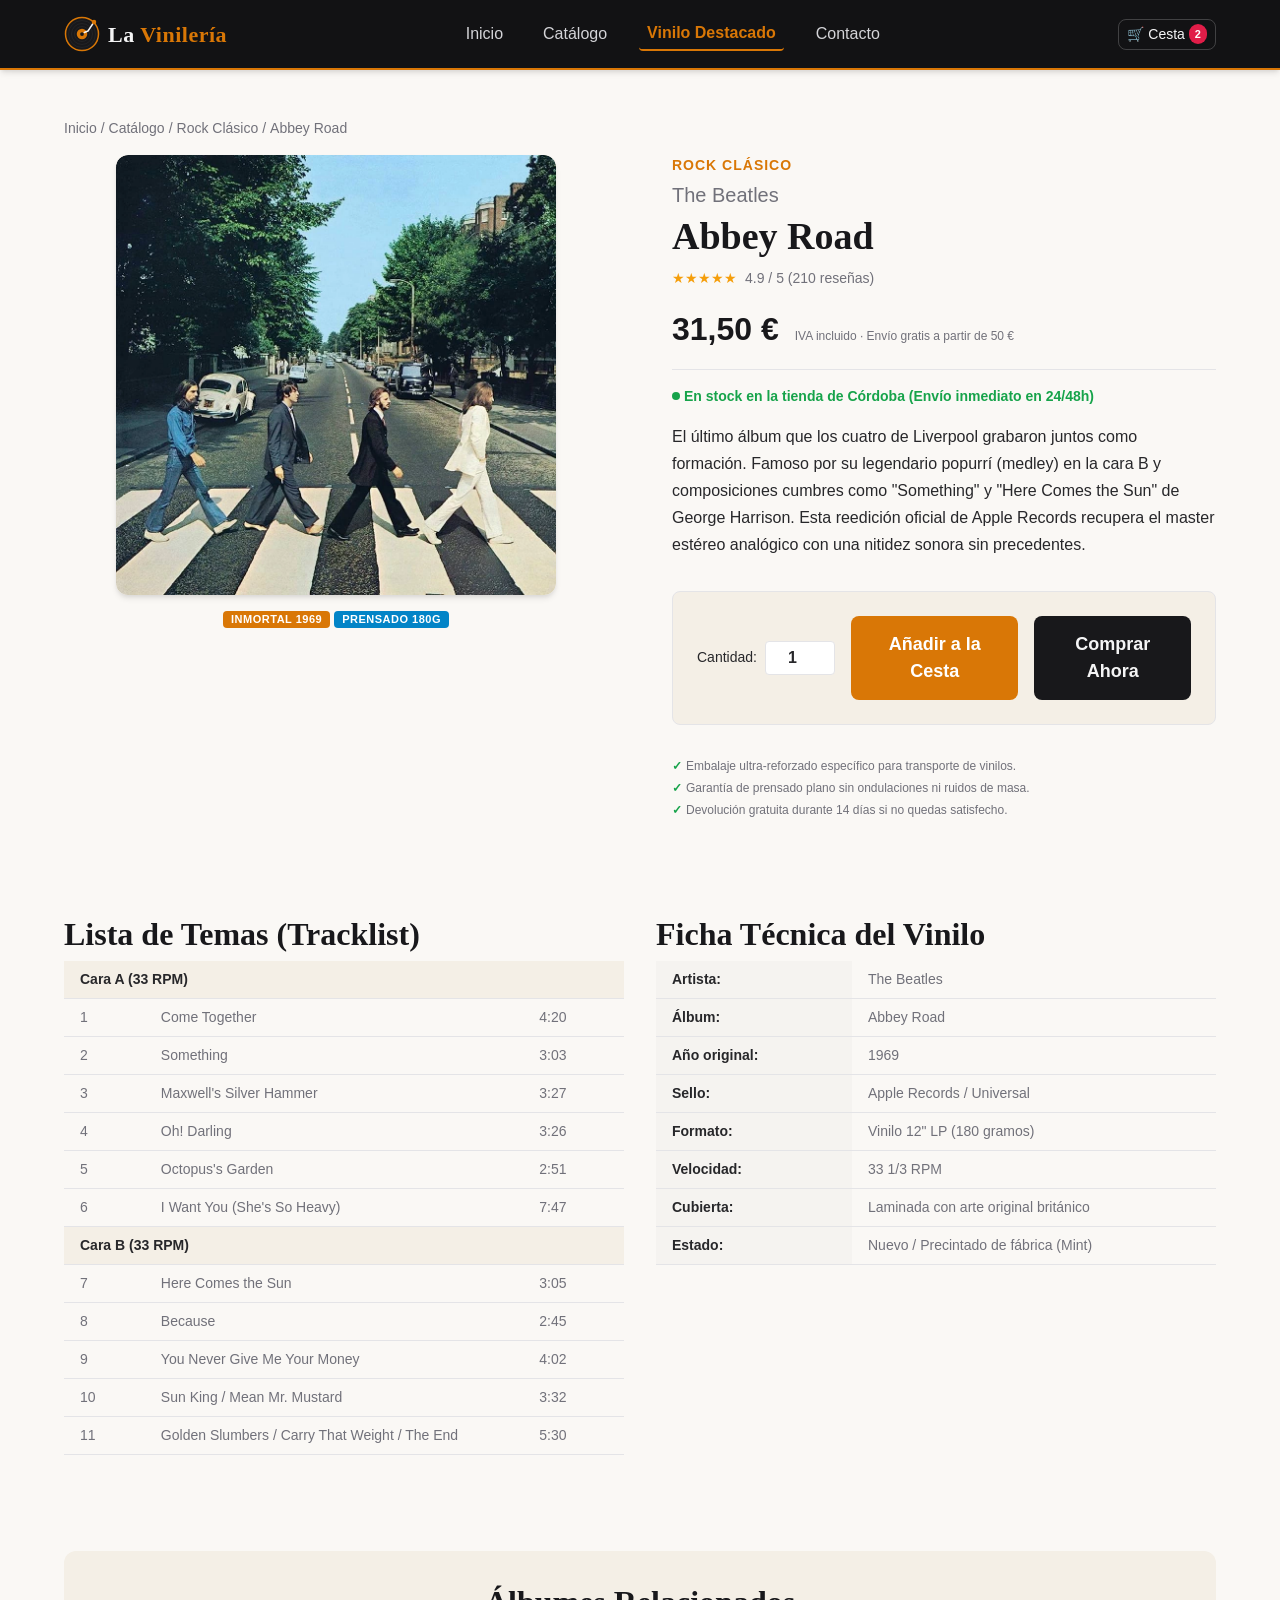
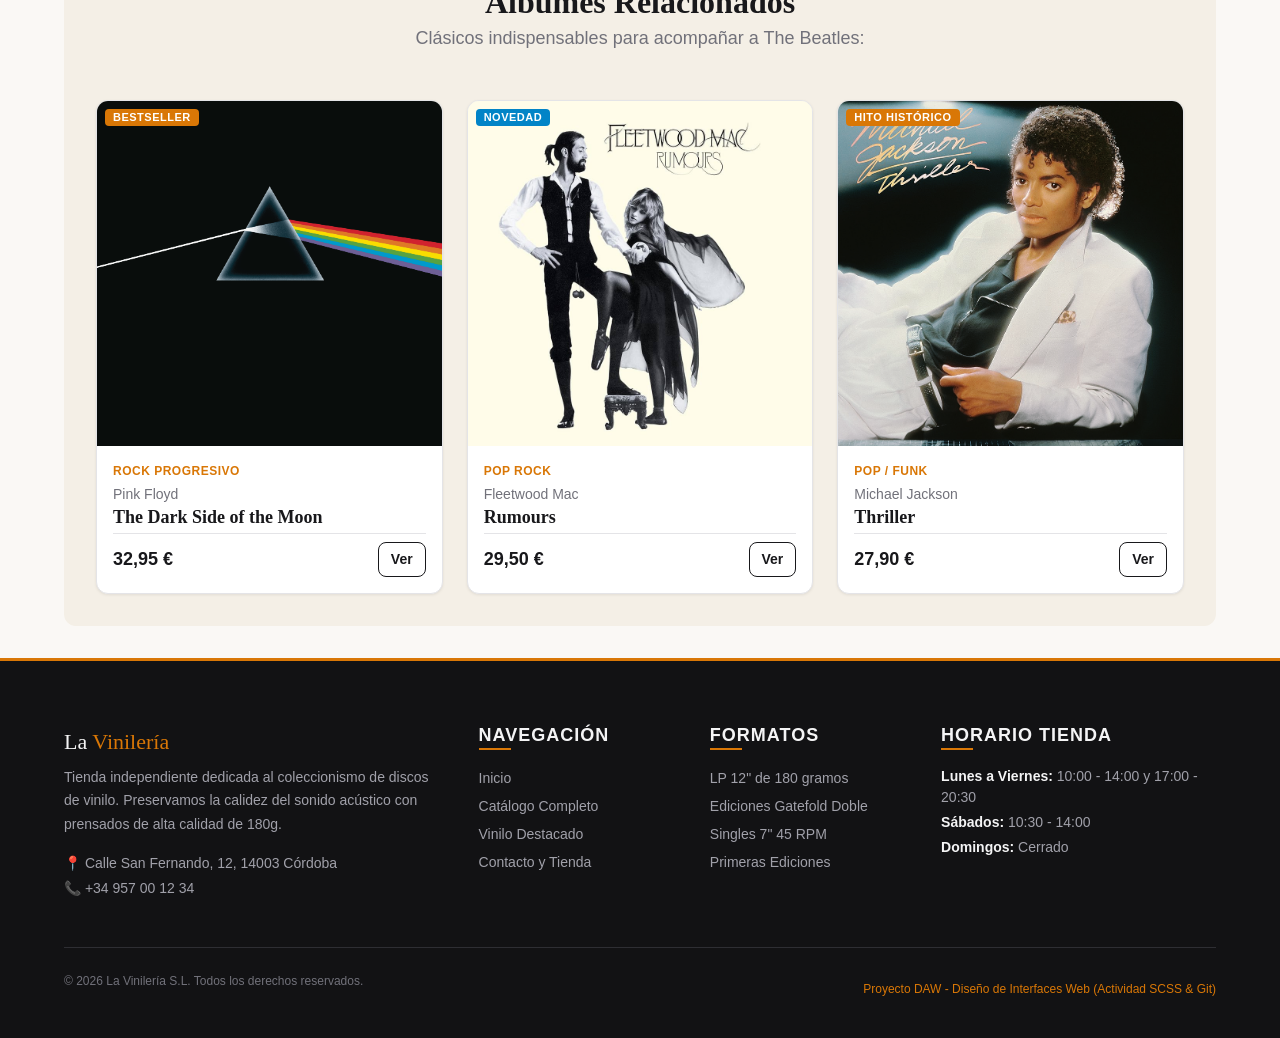
<file: producto-beatles.html>
<!DOCTYPE html>
<html lang="es">
<head>
  <meta charset="UTF-8">
  <meta name="viewport" content="width=device-width, initial-scale=1.0">
  <meta name="description" content="Comprar vinilo Abbey Road de The Beatles. Reedición remasterizada en vinilo de 180 gramos con portada de cartón laminado.">
  <title>The Beatles - Abbey Road (LP 180g) | La Vinilería</title>
  <!-- Estilos CSS -->
  <link rel="stylesheet" href="css/main.css">
</head>
<body>

  <!-- Cabecera y menú -->
  <header class="header">
    <div class="container header__container">
      <a href="index.html" class="header__logo" aria-label="Ir a página de inicio de La Vinilería">
        <img src="img/logo.svg" alt="Logotipo La Vinilería" class="header__logo-icon">
        <span class="header__brand">La <span class="header__brand-accent">Vinilería</span></span>
      </a>

      <!-- Botón para el menú en móviles -->
      <input type="checkbox" id="menu-toggle" class="header__checkbox" aria-label="Alternar menú de navegación">
      <label for="menu-toggle" class="header__toggle" aria-label="Abrir menú">
        <span class="header__toggle-line"></span>
        <span class="header__toggle-line"></span>
        <span class="header__toggle-line"></span>
      </label>

      <!-- Enlaces de navegación -->
      <nav class="header__nav" aria-label="Navegación principal">
        <ul class="header__list">
          <li class="header__item"><a href="index.html" class="header__link">Inicio</a></li>
          <li class="header__item"><a href="catalogo.html" class="header__link">Catálogo</a></li>
          <li class="header__item"><a href="producto.html" class="header__link header__link--active">Vinilo Destacado</a></li>
          <li class="header__item"><a href="contacto.html" class="header__link">Contacto</a></li>
        </ul>
      </nav>

      <!-- Carrito -->
      <div class="header__actions">
        <a href="catalogo.html" class="header__cart-link" title="Ver carrito de compras">
          <span>🛒 Cesta</span>
          <span class="header__cart-badge">2</span>
        </a>
      </div>
    </div>
  </header>

  <!-- Ficha del vinilo -->
  <main class="product-detail">
    <div class="container">
      <!-- Miga de pan -->
      <nav class="breadcrumb" aria-label="Miga de pan">
        <ol class="breadcrumb__list">
          <li class="breadcrumb__item"><a href="index.html" class="breadcrumb__link">Inicio</a></li>
          <li class="breadcrumb__item"><a href="catalogo.html" class="breadcrumb__link">Catálogo</a></li>
          <li class="breadcrumb__item"><a href="catalogo.html" class="breadcrumb__link">Rock Clásico</a></li>
          <li class="breadcrumb__item" aria-current="page">Abbey Road</li>
        </ol>
      </nav>

      <!-- Portada y vinilo -->
      <div class="product-detail__grid">
        <div class="product-detail__gallery">
          <div class="product-detail__sleeve-wrap">
            <img src="img/vinyl-beatles.png" alt="Funda de vinilo The Beatles - Abbey Road" class="product-detail__cover-img">
            <div class="product-detail__vinyl-disc" aria-hidden="true"></div>
          </div>
          <div class="product-detail__badges">
            <span class="badge badge--bestseller">Inmortal 1969</span>
            <span class="badge badge--novedad">Prensado 180g</span>
          </div>
        </div>

        <!-- Información y compra -->
        <section class="product-detail__info">
          <span class="product-detail__genre">Rock Clásico</span>
          <p class="product-detail__artist">The Beatles</p>
          <h1 class="product-detail__title">Abbey Road</h1>

          <div class="product-detail__rating">
            <span class="stars" aria-label="5 de 5 estrellas">★★★★★</span>
            <span>4.9 / 5 (210 reseñas)</span>
          </div>

          <div class="product-detail__price-wrap">
            <span class="product-detail__price">31,50 €</span>
            <span class="product-detail__price-tax">IVA incluido · Envío gratis a partir de 50 €</span>
          </div>

          <div class="product-detail__stock-status">
            <span>En stock en la tienda de Córdoba (Envío inmediato en 24/48h)</span>
          </div>

          <p class="product-detail__description">
            El último álbum que los cuatro de Liverpool grabaron juntos como formación. Famoso por su legendario popurrí (medley) en la cara B y composiciones cumbres como "Something" y "Here Comes the Sun" de George Harrison. Esta reedición oficial de Apple Records recupera el master estéreo analógico con una nitidez sonora sin precedentes.
          </p>

          <!-- Botones de compra -->
          <form class="product-detail__actions" action="contacto.html" method="get">
            <div class="product-detail__quantity">
              <label for="product-qty">Cantidad:</label>
              <input type="number" id="product-qty" name="cantidad" value="1" min="1" max="10">
            </div>
            <button type="submit" class="btn btn--secondary btn--lg">Añadir a la Cesta</button>
            <a href="contacto.html" class="btn btn--primary btn--lg">Comprar Ahora</a>
          </form>

          <!-- Ventajas del envío -->
          <ul class="product-detail__guarantees">
            <li>Embalaje ultra-reforzado específico para transporte de vinilos.</li>
            <li>Garantía de prensado plano sin ondulaciones ni ruidos de masa.</li>
            <li>Devolución gratuita durante 14 días si no quedas satisfecho.</li>
          </ul>
        </section>
      </div>

      <!-- Canciones y detalles técnicos -->
      <div style="display: grid; grid-template-columns: repeat(auto-fit, minmax(300px, 1fr)); gap: 2rem; margin-bottom: 4rem;">
        <!-- Lista de canciones -->
        <article>
          <h2>Lista de Temas (Tracklist)</h2>
          <table class="product-detail__tracklist-table">
            <thead>
              <tr><th colspan="3" style="background-color: #f4efe6;">Cara A (33 RPM)</th></tr>
            </thead>
            <tbody>
              <tr><td>1</td><td>Come Together</td><td>4:20</td></tr>
              <tr><td>2</td><td>Something</td><td>3:03</td></tr>
              <tr><td>3</td><td>Maxwell's Silver Hammer</td><td>3:27</td></tr>
              <tr><td>4</td><td>Oh! Darling</td><td>3:26</td></tr>
              <tr><td>5</td><td>Octopus's Garden</td><td>2:51</td></tr>
              <tr><td>6</td><td>I Want You (She's So Heavy)</td><td>7:47</td></tr>
            </tbody>
            <thead>
              <tr><th colspan="3" style="background-color: #f4efe6;">Cara B (33 RPM)</th></tr>
            </thead>
            <tbody>
              <tr><td>7</td><td>Here Comes the Sun</td><td>3:05</td></tr>
              <tr><td>8</td><td>Because</td><td>2:45</td></tr>
              <tr><td>9</td><td>You Never Give Me Your Money</td><td>4:02</td></tr>
              <tr><td>10</td><td>Sun King / Mean Mr. Mustard</td><td>3:32</td></tr>
              <tr><td>11</td><td>Golden Slumbers / Carry That Weight / The End</td><td>5:30</td></tr>
            </tbody>
          </table>
        </article>

        <!-- Ficha técnica -->
        <article>
          <h2>Ficha Técnica del Vinilo</h2>
          <table class="product-detail__specs-table">
            <tbody>
              <tr><th>Artista:</th><td>The Beatles</td></tr>
              <tr><th>Álbum:</th><td>Abbey Road</td></tr>
              <tr><th>Año original:</th><td>1969</td></tr>
              <tr><th>Sello:</th><td>Apple Records / Universal</td></tr>
              <tr><th>Formato:</th><td>Vinilo 12" LP (180 gramos)</td></tr>
              <tr><th>Velocidad:</th><td>33 1/3 RPM</td></tr>
              <tr><th>Cubierta:</th><td>Laminada con arte original británico</td></tr>
              <tr><th>Estado:</th><td>Nuevo / Precintado de fábrica (Mint)</td></tr>
            </tbody>
          </table>
        </article>
      </div>

      <!-- Discos recomendados -->
      <section class="section section--alt" style="border-radius: 12px; padding: 2rem;">
        <header class="section__header">
          <h2 class="section__title">Álbumes Relacionados</h2>
          <p class="section__subtitle">Clásicos indispensables para acompañar a The Beatles:</p>
        </header>

        <div class="products-grid">
          <article class="card">
            <div class="card__media">
              <span class="card__badge badge badge--bestseller">Bestseller</span>
              <img src="img/vinyl-pink-floyd.png" alt="Pink Floyd" class="card__image">
              <div class="card__disc" aria-hidden="true"></div>
            </div>
            <div class="card__body">
              <span class="card__genre">Rock Progresivo</span>
              <span class="card__artist">Pink Floyd</span>
              <h3 class="card__title"><a href="producto.html">The Dark Side of the Moon</a></h3>
              <div class="card__footer">
                <span class="card__price">32,95 €</span>
                <a href="producto.html" class="btn btn--outline btn--sm">Ver</a>
              </div>
            </div>
          </article>

          <article class="card">
            <div class="card__media">
              <span class="card__badge badge badge--novedad">Novedad</span>
              <img src="img/vinyl-fleetwood-mac.jpeg" alt="Fleetwood Mac" class="card__image">
              <div class="card__disc" aria-hidden="true"></div>
            </div>
            <div class="card__body">
              <span class="card__genre">Pop Rock</span>
              <span class="card__artist">Fleetwood Mac</span>
              <h3 class="card__title"><a href="producto-fleetwood-mac.html">Rumours</a></h3>
              <div class="card__footer">
                <span class="card__price">29,50 €</span>
                <a href="producto-fleetwood-mac.html" class="btn btn--outline btn--sm">Ver</a>
              </div>
            </div>
          </article>

          <article class="card">
            <div class="card__media">
              <span class="card__badge badge badge--bestseller">Hito Histórico</span>
              <img src="img/vinyl-michael-jackson.png" alt="Michael Jackson" class="card__image">
              <div class="card__disc" aria-hidden="true"></div>
            </div>
            <div class="card__body">
              <span class="card__genre">Pop / Funk</span>
              <span class="card__artist">Michael Jackson</span>
              <h3 class="card__title"><a href="producto-michael-jackson.html">Thriller</a></h3>
              <div class="card__footer">
                <span class="card__price">27,90 €</span>
                <a href="producto-michael-jackson.html" class="btn btn--outline btn--sm">Ver</a>
              </div>
            </div>
          </article>
        </div>
      </section>
    </div>
  </main>

  <!-- Pie de página -->
  <footer class="footer">
    <div class="container">
      <div class="footer__grid">
        <!-- Columna 1: Información -->
        <div class="footer__col">
          <p class="footer__brand">La <span>Vinilería</span></p>
          <p class="footer__description">Tienda independiente dedicada al coleccionismo de discos de vinilo. Preservamos la calidez del sonido acústico con prensados de alta calidad de 180g.</p>
          <p class="footer__info-item">📍 Calle San Fernando, 12, 14003 Córdoba</p>
          <p class="footer__info-item">📞 +34 957 00 12 34</p>
        </div>
        <!-- Columna 2: Enlaces -->
        <div class="footer__col">
          <h3 class="footer__title">Navegación</h3>
          <ul class="footer__list">
            <li><a href="index.html" class="footer__link">Inicio</a></li>
            <li><a href="catalogo.html" class="footer__link">Catálogo Completo</a></li>
            <li><a href="producto.html" class="footer__link">Vinilo Destacado</a></li>
            <li><a href="contacto.html" class="footer__link">Contacto y Tienda</a></li>
          </ul>
        </div>
        <!-- Columna 3: Formatos -->
        <div class="footer__col">
          <h3 class="footer__title">Formatos</h3>
          <ul class="footer__list">
            <li><a href="catalogo.html" class="footer__link">LP 12" de 180 gramos</a></li>
            <li><a href="catalogo.html" class="footer__link">Ediciones Gatefold Doble</a></li>
            <li><a href="catalogo.html" class="footer__link">Singles 7" 45 RPM</a></li>
            <li><a href="catalogo.html" class="footer__link">Primeras Ediciones</a></li>
          </ul>
        </div>
        <!-- Columna 4: Horario -->
        <div class="footer__col">
          <h3 class="footer__title">Horario Tienda</h3>
          <p class="footer__info-item"><strong>Lunes a Viernes:</strong> 10:00 - 14:00 y 17:00 - 20:30</p>
          <p class="footer__info-item"><strong>Sábados:</strong> 10:30 - 14:00</p>
          <p class="footer__info-item"><strong>Domingos:</strong> Cerrado</p>
        </div>
      </div>
      <!-- Copyright -->
      <div class="footer__bottom">
        <p>&copy; 2026 La Vinilería S.L. Todos los derechos reservados.</p>
        <p class="footer__academic">Proyecto DAW - Diseño de Interfaces Web (Actividad SCSS & Git)</p>
      </div>
    </div>
  </footer>

</body>
</html>
</file>
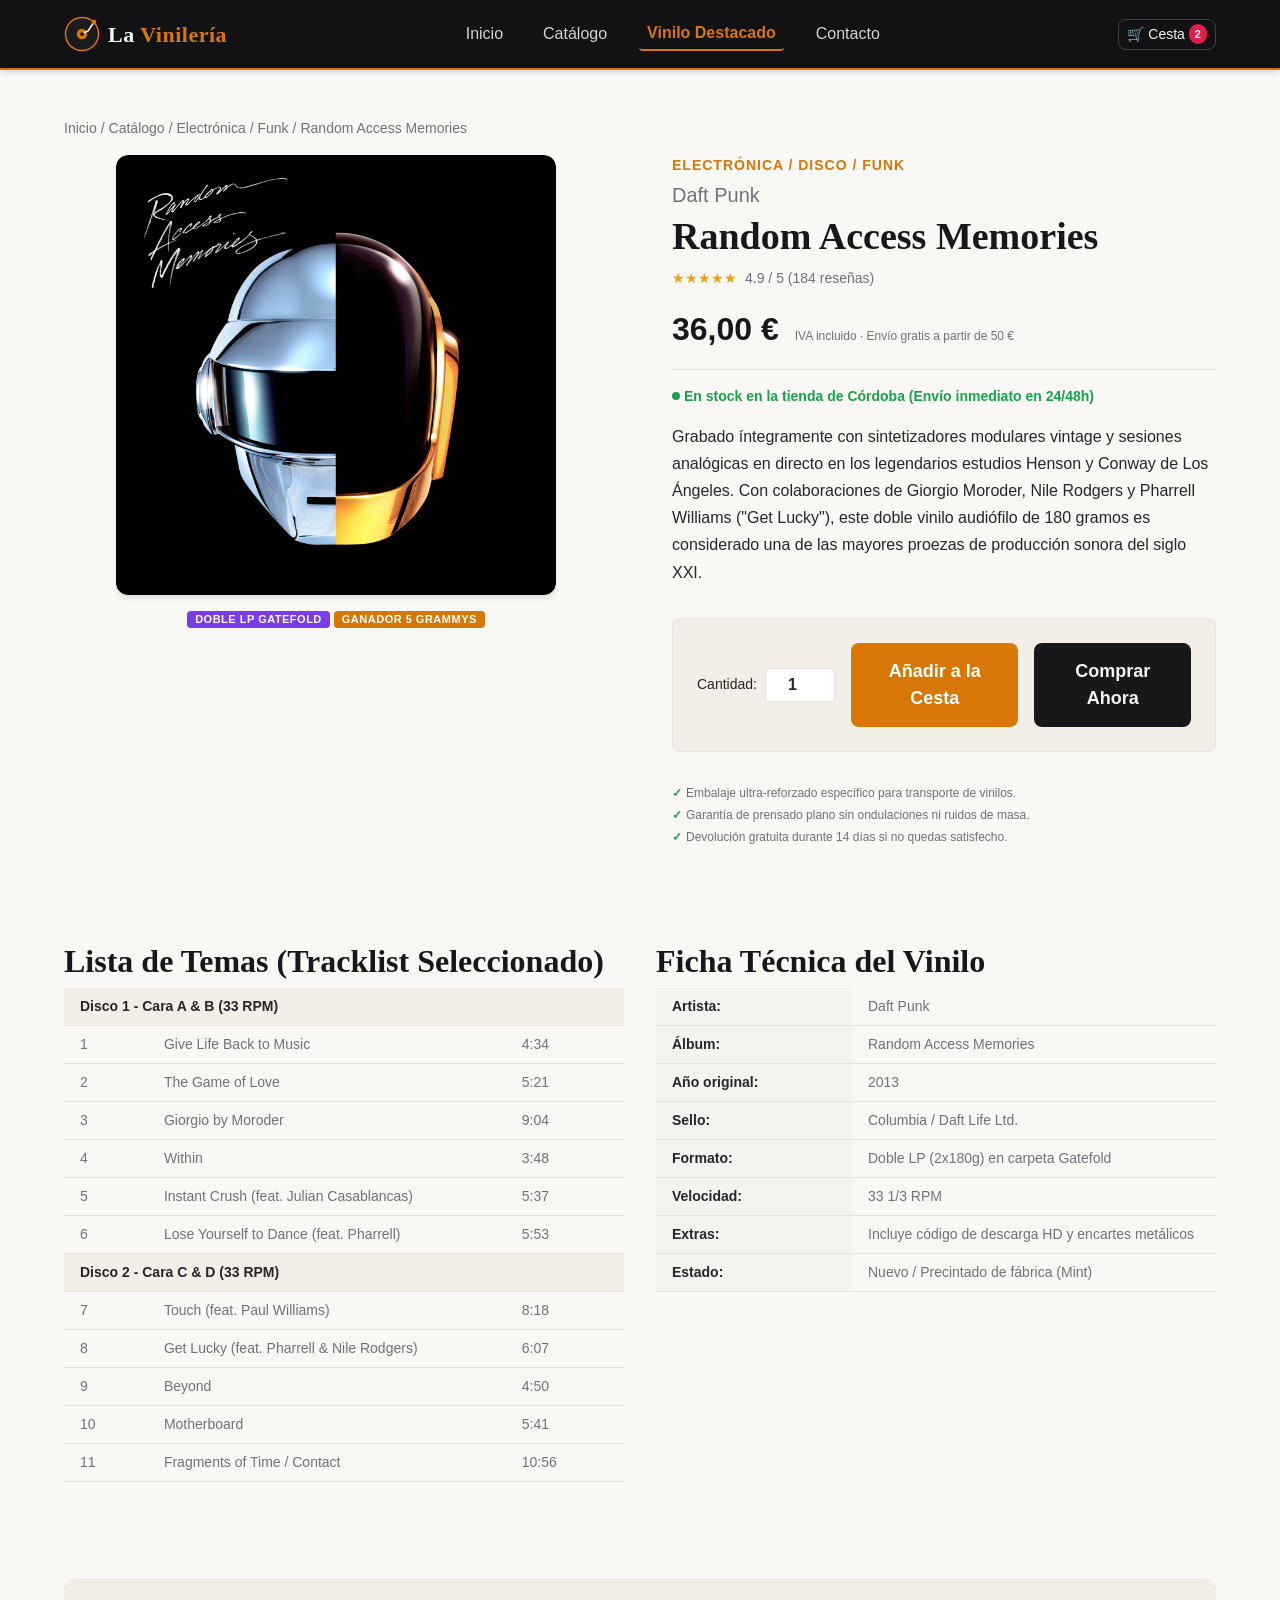
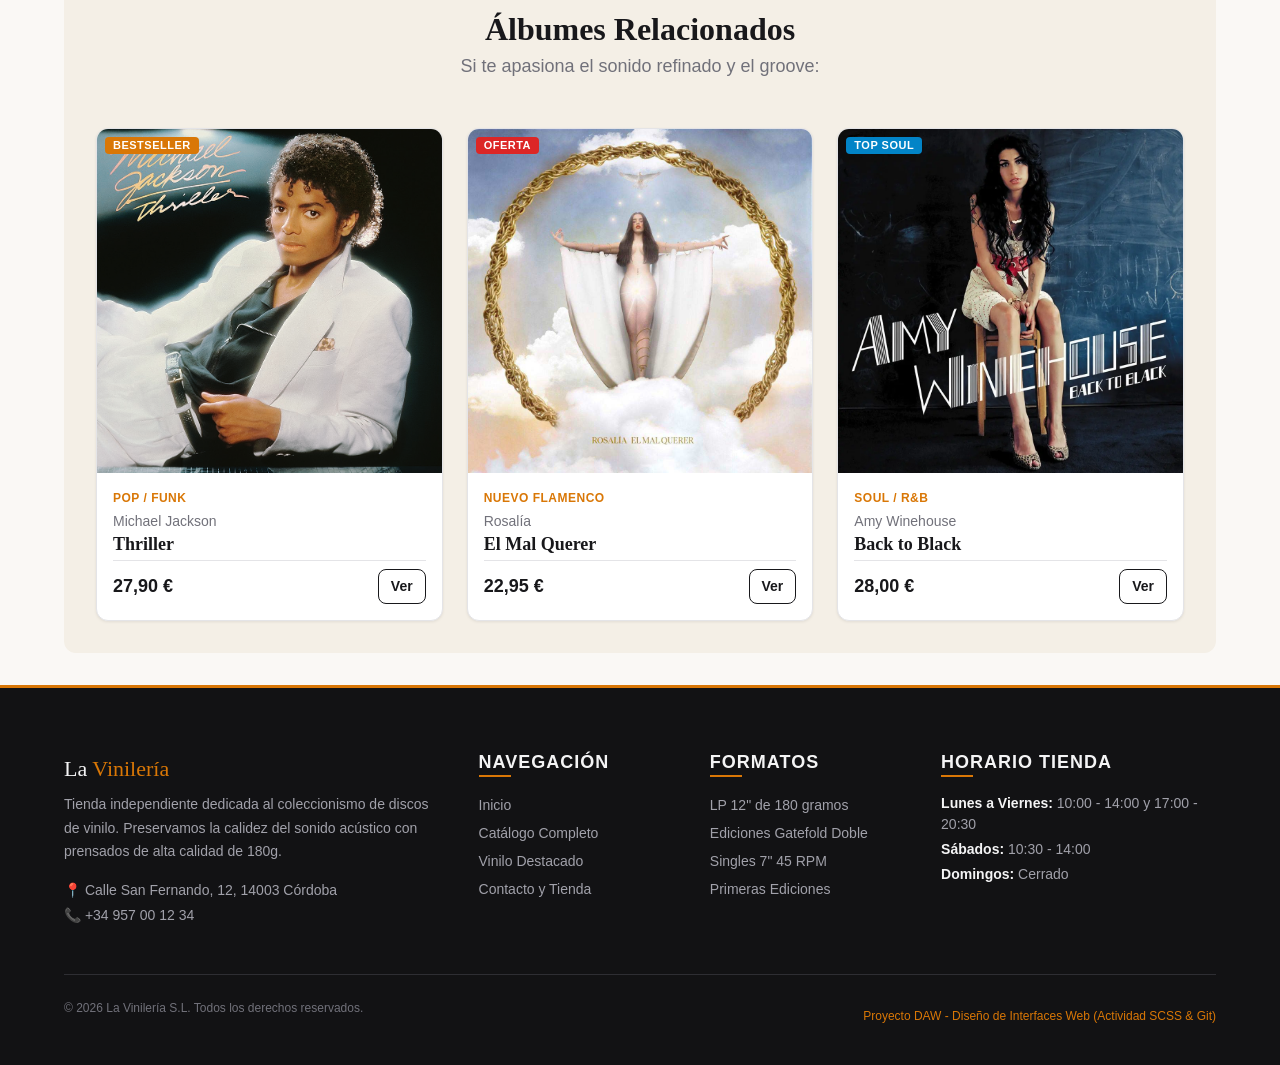
<file: producto-daft-punk.html>
<!DOCTYPE html>
<html lang="es">
<head>
  <meta charset="UTF-8">
  <meta name="viewport" content="width=device-width, initial-scale=1.0">
  <meta name="description" content="Comprar vinilo doble Random Access Memories de Daft Punk. Prensado doble de 180 gramos en carpeta gatefold con encartes dorados.">
  <title>Daft Punk - Random Access Memories (2xLP 180g) | La Vinilería</title>
  <!-- Estilos CSS -->
  <link rel="stylesheet" href="css/main.css">
</head>
<body>

  <!-- Cabecera y menú -->
  <header class="header">
    <div class="container header__container">
      <a href="index.html" class="header__logo" aria-label="Ir a página de inicio de La Vinilería">
        <img src="img/logo.svg" alt="Logotipo La Vinilería" class="header__logo-icon">
        <span class="header__brand">La <span class="header__brand-accent">Vinilería</span></span>
      </a>

      <!-- Botón para el menú en móviles -->
      <input type="checkbox" id="menu-toggle" class="header__checkbox" aria-label="Alternar menú de navegación">
      <label for="menu-toggle" class="header__toggle" aria-label="Abrir menú">
        <span class="header__toggle-line"></span>
        <span class="header__toggle-line"></span>
        <span class="header__toggle-line"></span>
      </label>

      <!-- Enlaces de navegación -->
      <nav class="header__nav" aria-label="Navegación principal">
        <ul class="header__list">
          <li class="header__item"><a href="index.html" class="header__link">Inicio</a></li>
          <li class="header__item"><a href="catalogo.html" class="header__link">Catálogo</a></li>
          <li class="header__item"><a href="producto.html" class="header__link header__link--active">Vinilo Destacado</a></li>
          <li class="header__item"><a href="contacto.html" class="header__link">Contacto</a></li>
        </ul>
      </nav>

      <!-- Carrito -->
      <div class="header__actions">
        <a href="catalogo.html" class="header__cart-link" title="Ver carrito de compras">
          <span>🛒 Cesta</span>
          <span class="header__cart-badge">2</span>
        </a>
      </div>
    </div>
  </header>

  <!-- Ficha del vinilo -->
  <main class="product-detail">
    <div class="container">
      <!-- Miga de pan -->
      <nav class="breadcrumb" aria-label="Miga de pan">
        <ol class="breadcrumb__list">
          <li class="breadcrumb__item"><a href="index.html" class="breadcrumb__link">Inicio</a></li>
          <li class="breadcrumb__item"><a href="catalogo.html" class="breadcrumb__link">Catálogo</a></li>
          <li class="breadcrumb__item"><a href="catalogo.html" class="breadcrumb__link">Electrónica / Funk</a></li>
          <li class="breadcrumb__item" aria-current="page">Random Access Memories</li>
        </ol>
      </nav>

      <!-- Portada y vinilo -->
      <div class="product-detail__grid">
        <div class="product-detail__gallery">
          <div class="product-detail__sleeve-wrap">
            <img src="img/vinyl-daft-punk.jpeg" alt="Funda de vinilo Daft Punk - Random Access Memories" class="product-detail__cover-img">
            <div class="product-detail__vinyl-disc" aria-hidden="true"></div>
          </div>
          <div class="product-detail__badges">
            <span class="badge badge--edicion-especial">Doble LP Gatefold</span>
            <span class="badge badge--bestseller">Ganador 5 Grammys</span>
          </div>
        </div>

        <!-- Información y compra -->
        <section class="product-detail__info">
          <span class="product-detail__genre">Electrónica / Disco / Funk</span>
          <p class="product-detail__artist">Daft Punk</p>
          <h1 class="product-detail__title">Random Access Memories</h1>

          <div class="product-detail__rating">
            <span class="stars" aria-label="5 de 5 estrellas">★★★★★</span>
            <span>4.9 / 5 (184 reseñas)</span>
          </div>

          <div class="product-detail__price-wrap">
            <span class="product-detail__price">36,00 €</span>
            <span class="product-detail__price-tax">IVA incluido · Envío gratis a partir de 50 €</span>
          </div>

          <div class="product-detail__stock-status">
            <span>En stock en la tienda de Córdoba (Envío inmediato en 24/48h)</span>
          </div>

          <p class="product-detail__description">
            Grabado íntegramente con sintetizadores modulares vintage y sesiones analógicas en directo en los legendarios estudios Henson y Conway de Los Ángeles. Con colaboraciones de Giorgio Moroder, Nile Rodgers y Pharrell Williams ("Get Lucky"), este doble vinilo audiófilo de 180 gramos es considerado una de las mayores proezas de producción sonora del siglo XXI.
          </p>

          <!-- Botones de compra -->
          <form class="product-detail__actions" action="contacto.html" method="get">
            <div class="product-detail__quantity">
              <label for="product-qty">Cantidad:</label>
              <input type="number" id="product-qty" name="cantidad" value="1" min="1" max="10">
            </div>
            <button type="submit" class="btn btn--secondary btn--lg">Añadir a la Cesta</button>
            <a href="contacto.html" class="btn btn--primary btn--lg">Comprar Ahora</a>
          </form>

          <!-- Ventajas del envío -->
          <ul class="product-detail__guarantees">
            <li>Embalaje ultra-reforzado específico para transporte de vinilos.</li>
            <li>Garantía de prensado plano sin ondulaciones ni ruidos de masa.</li>
            <li>Devolución gratuita durante 14 días si no quedas satisfecho.</li>
          </ul>
        </section>
      </div>

      <!-- Canciones y detalles técnicos -->
      <div style="display: grid; grid-template-columns: repeat(auto-fit, minmax(300px, 1fr)); gap: 2rem; margin-bottom: 4rem;">
        <!-- Lista de canciones -->
        <article>
          <h2>Lista de Temas (Tracklist Seleccionado)</h2>
          <table class="product-detail__tracklist-table">
            <thead>
              <tr><th colspan="3" style="background-color: #f4efe6;">Disco 1 - Cara A &amp; B (33 RPM)</th></tr>
            </thead>
            <tbody>
              <tr><td>1</td><td>Give Life Back to Music</td><td>4:34</td></tr>
              <tr><td>2</td><td>The Game of Love</td><td>5:21</td></tr>
              <tr><td>3</td><td>Giorgio by Moroder</td><td>9:04</td></tr>
              <tr><td>4</td><td>Within</td><td>3:48</td></tr>
              <tr><td>5</td><td>Instant Crush (feat. Julian Casablancas)</td><td>5:37</td></tr>
              <tr><td>6</td><td>Lose Yourself to Dance (feat. Pharrell)</td><td>5:53</td></tr>
            </tbody>
            <thead>
              <tr><th colspan="3" style="background-color: #f4efe6;">Disco 2 - Cara C &amp; D (33 RPM)</th></tr>
            </thead>
            <tbody>
              <tr><td>7</td><td>Touch (feat. Paul Williams)</td><td>8:18</td></tr>
              <tr><td>8</td><td>Get Lucky (feat. Pharrell &amp; Nile Rodgers)</td><td>6:07</td></tr>
              <tr><td>9</td><td>Beyond</td><td>4:50</td></tr>
              <tr><td>10</td><td>Motherboard</td><td>5:41</td></tr>
              <tr><td>11</td><td>Fragments of Time / Contact</td><td>10:56</td></tr>
            </tbody>
          </table>
        </article>

        <!-- Ficha técnica -->
        <article>
          <h2>Ficha Técnica del Vinilo</h2>
          <table class="product-detail__specs-table">
            <tbody>
              <tr><th>Artista:</th><td>Daft Punk</td></tr>
              <tr><th>Álbum:</th><td>Random Access Memories</td></tr>
              <tr><th>Año original:</th><td>2013</td></tr>
              <tr><th>Sello:</th><td>Columbia / Daft Life Ltd.</td></tr>
              <tr><th>Formato:</th><td>Doble LP (2x180g) en carpeta Gatefold</td></tr>
              <tr><th>Velocidad:</th><td>33 1/3 RPM</td></tr>
              <tr><th>Extras:</th><td>Incluye código de descarga HD y encartes metálicos</td></tr>
              <tr><th>Estado:</th><td>Nuevo / Precintado de fábrica (Mint)</td></tr>
            </tbody>
          </table>
        </article>
      </div>

      <!-- Discos recomendados -->
      <section class="section section--alt" style="border-radius: 12px; padding: 2rem;">
        <header class="section__header">
          <h2 class="section__title">Álbumes Relacionados</h2>
          <p class="section__subtitle">Si te apasiona el sonido refinado y el groove:</p>
        </header>

        <div class="products-grid">
          <article class="card">
            <div class="card__media">
              <span class="card__badge badge badge--bestseller">Bestseller</span>
              <img src="img/vinyl-michael-jackson.png" alt="Michael Jackson" class="card__image">
              <div class="card__disc" aria-hidden="true"></div>
            </div>
            <div class="card__body">
              <span class="card__genre">Pop / Funk</span>
              <span class="card__artist">Michael Jackson</span>
              <h3 class="card__title"><a href="producto-michael-jackson.html">Thriller</a></h3>
              <div class="card__footer">
                <span class="card__price">27,90 €</span>
                <a href="producto-michael-jackson.html" class="btn btn--outline btn--sm">Ver</a>
              </div>
            </div>
          </article>

          <article class="card">
            <div class="card__media">
              <span class="card__badge badge badge--oferta">Oferta</span>
              <img src="img/vinyl-rosalia.jpeg" alt="Rosalía" class="card__image">
              <div class="card__disc" aria-hidden="true"></div>
            </div>
            <div class="card__body">
              <span class="card__genre">Nuevo Flamenco</span>
              <span class="card__artist">Rosalía</span>
              <h3 class="card__title"><a href="producto-rosalia.html">El Mal Querer</a></h3>
              <div class="card__footer">
                <span class="card__price">22,95 €</span>
                <a href="producto-rosalia.html" class="btn btn--outline btn--sm">Ver</a>
              </div>
            </div>
          </article>

          <article class="card">
            <div class="card__media">
              <span class="card__badge badge badge--novedad">Top Soul</span>
              <img src="img/vinyl-amy-winehouse.png" alt="Amy Winehouse" class="card__image">
              <div class="card__disc" aria-hidden="true"></div>
            </div>
            <div class="card__body">
              <span class="card__genre">Soul / R&amp;B</span>
              <span class="card__artist">Amy Winehouse</span>
              <h3 class="card__title"><a href="producto-amy-winehouse.html">Back to Black</a></h3>
              <div class="card__footer">
                <span class="card__price">28,00 €</span>
                <a href="producto-amy-winehouse.html" class="btn btn--outline btn--sm">Ver</a>
              </div>
            </div>
          </article>
        </div>
      </section>
    </div>
  </main>

  <!-- Pie de página -->
  <footer class="footer">
    <div class="container">
      <div class="footer__grid">
        <!-- Columna 1: Información -->
        <div class="footer__col">
          <p class="footer__brand">La <span>Vinilería</span></p>
          <p class="footer__description">Tienda independiente dedicada al coleccionismo de discos de vinilo. Preservamos la calidez del sonido acústico con prensados de alta calidad de 180g.</p>
          <p class="footer__info-item">📍 Calle San Fernando, 12, 14003 Córdoba</p>
          <p class="footer__info-item">📞 +34 957 00 12 34</p>
        </div>
        <!-- Columna 2: Enlaces -->
        <div class="footer__col">
          <h3 class="footer__title">Navegación</h3>
          <ul class="footer__list">
            <li><a href="index.html" class="footer__link">Inicio</a></li>
            <li><a href="catalogo.html" class="footer__link">Catálogo Completo</a></li>
            <li><a href="producto.html" class="footer__link">Vinilo Destacado</a></li>
            <li><a href="contacto.html" class="footer__link">Contacto y Tienda</a></li>
          </ul>
        </div>
        <!-- Columna 3: Formatos -->
        <div class="footer__col">
          <h3 class="footer__title">Formatos</h3>
          <ul class="footer__list">
            <li><a href="catalogo.html" class="footer__link">LP 12" de 180 gramos</a></li>
            <li><a href="catalogo.html" class="footer__link">Ediciones Gatefold Doble</a></li>
            <li><a href="catalogo.html" class="footer__link">Singles 7" 45 RPM</a></li>
            <li><a href="catalogo.html" class="footer__link">Primeras Ediciones</a></li>
          </ul>
        </div>
        <!-- Columna 4: Horario -->
        <div class="footer__col">
          <h3 class="footer__title">Horario Tienda</h3>
          <p class="footer__info-item"><strong>Lunes a Viernes:</strong> 10:00 - 14:00 y 17:00 - 20:30</p>
          <p class="footer__info-item"><strong>Sábados:</strong> 10:30 - 14:00</p>
          <p class="footer__info-item"><strong>Domingos:</strong> Cerrado</p>
        </div>
      </div>
      <!-- Copyright -->
      <div class="footer__bottom">
        <p>&copy; 2026 La Vinilería S.L. Todos los derechos reservados.</p>
        <p class="footer__academic">Proyecto DAW - Diseño de Interfaces Web (Actividad SCSS & Git)</p>
      </div>
    </div>
  </footer>

</body>
</html>
</file>
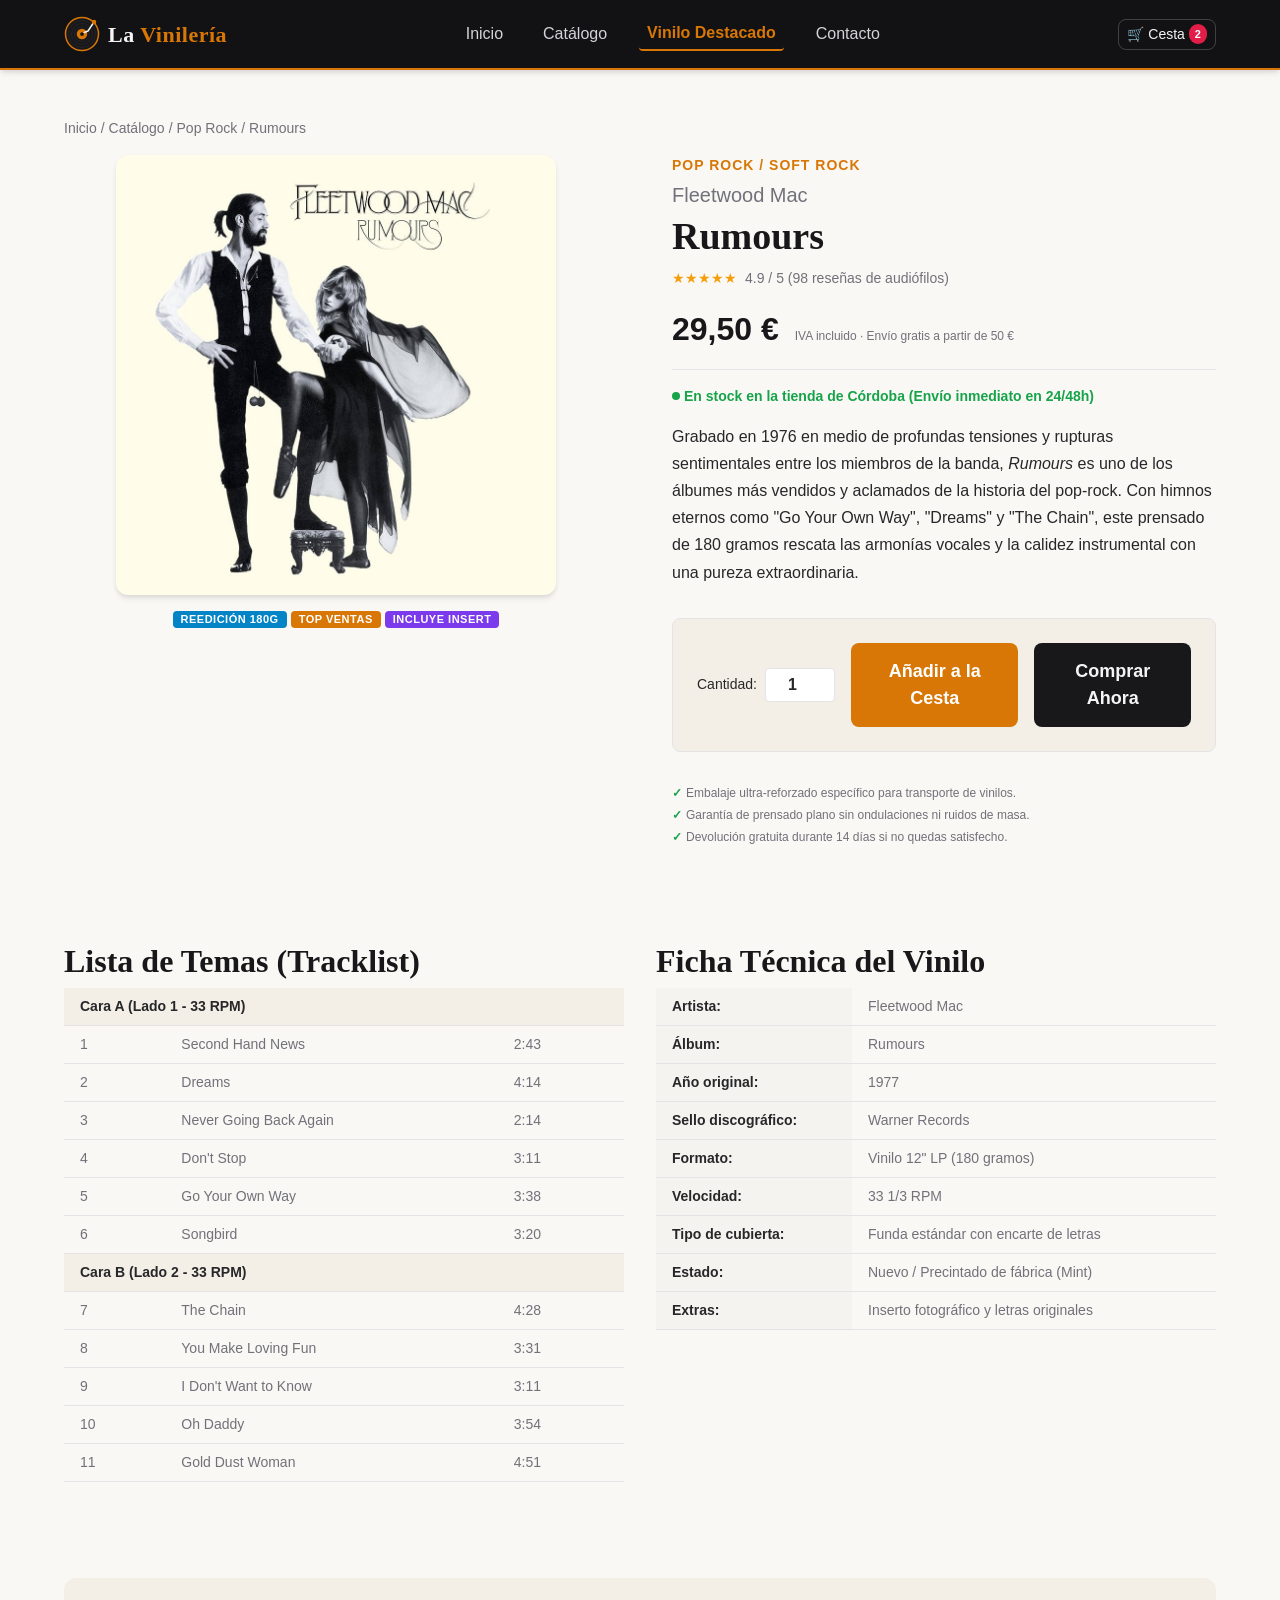
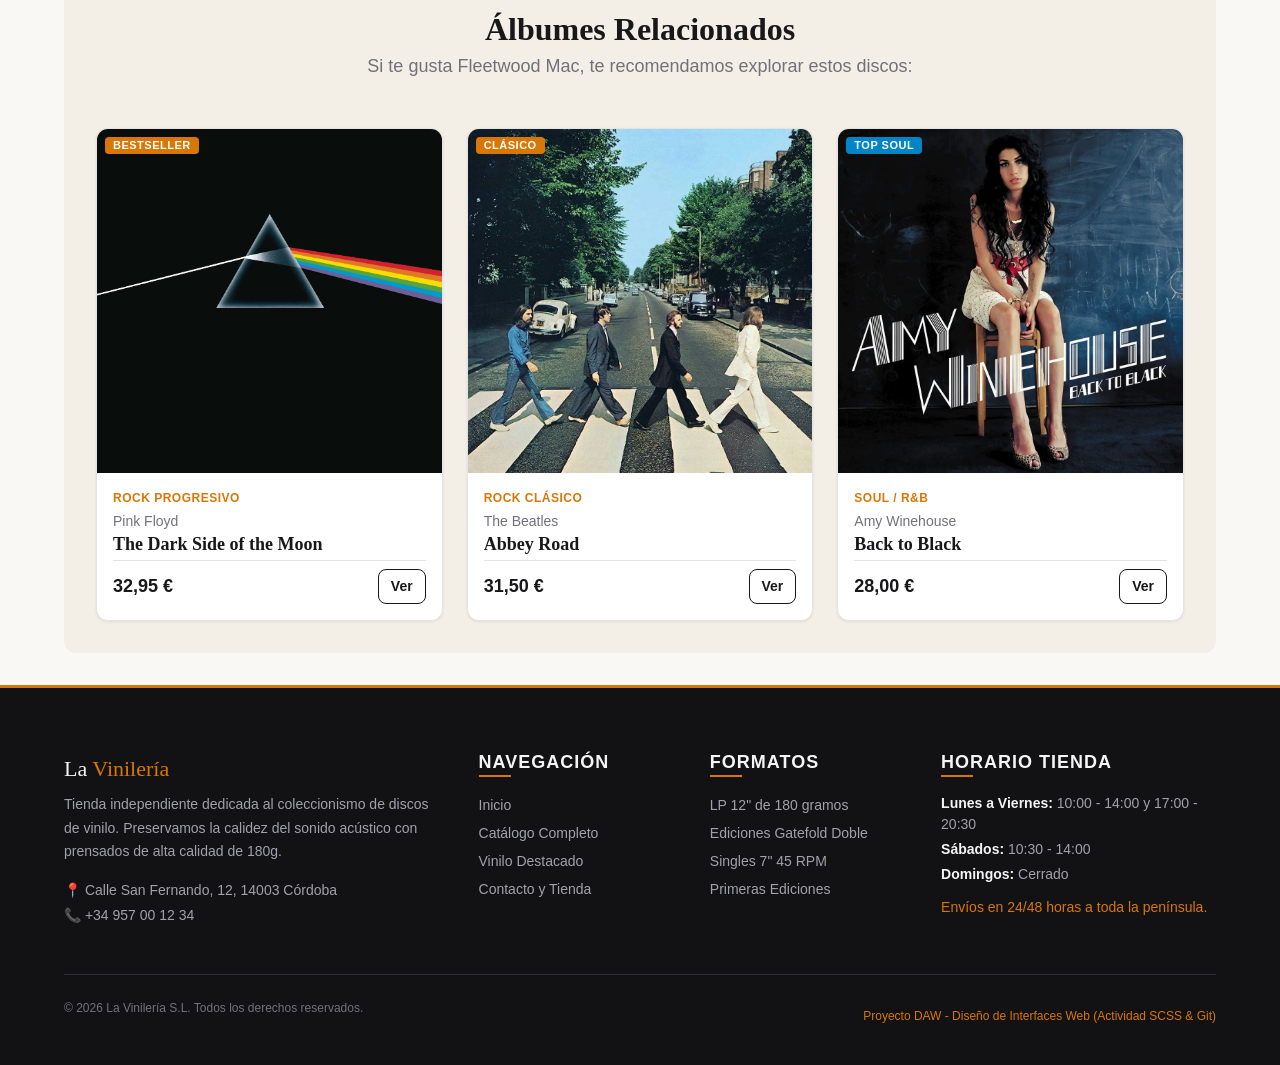
<file: producto-fleetwood-mac.html>
<!DOCTYPE html>
<html lang="es">
<head>
  <meta charset="UTF-8">
  <meta name="viewport" content="width=device-width, initial-scale=1.0">
  <meta name="description" content="Comprar vinilo Rumours de Fleetwood Mac. Edición en vinilo virgen de 180 gramos, masterizado a partir de las cintas analógicas originales.">
  <title>Fleetwood Mac - Rumours (LP 180g) | La Vinilería</title>
  <!-- Estilos CSS -->
  <link rel="stylesheet" href="css/main.css">
</head>
<body>

  <!-- Cabecera y menú -->
  <header class="header">
    <div class="container header__container">
      <a href="index.html" class="header__logo" aria-label="Ir a página de inicio de La Vinilería">
        <img src="img/logo.svg" alt="Logotipo La Vinilería" class="header__logo-icon">
        <span class="header__brand">La <span class="header__brand-accent">Vinilería</span></span>
      </a>

      <!-- Botón para el menú en móviles -->
      <input type="checkbox" id="menu-toggle" class="header__checkbox" aria-label="Alternar menú de navegación">
      <label for="menu-toggle" class="header__toggle" aria-label="Abrir menú">
        <span class="header__toggle-line"></span>
        <span class="header__toggle-line"></span>
        <span class="header__toggle-line"></span>
      </label>

      <!-- Enlaces de navegación -->
      <nav class="header__nav" aria-label="Navegación principal">
        <ul class="header__list">
          <li class="header__item">
            <a href="index.html" class="header__link">Inicio</a>
          </li>
          <li class="header__item">
            <a href="catalogo.html" class="header__link">Catálogo</a>
          </li>
          <li class="header__item">
            <a href="producto.html" class="header__link header__link--active">Vinilo Destacado</a>
          </li>
          <li class="header__item">
            <a href="contacto.html" class="header__link">Contacto</a>
          </li>
        </ul>
      </nav>

      <!-- Carrito -->
      <div class="header__actions">
        <a href="catalogo.html" class="header__cart-link" title="Ver carrito de compras">
          <span>🛒 Cesta</span>
          <span class="header__cart-badge">2</span>
        </a>
      </div>
    </div>
  </header>

  <!-- Ficha del vinilo -->
  <main class="product-detail">
    <div class="container">
      <!-- Miga de pan -->
      <nav class="breadcrumb" aria-label="Miga de pan">
        <ol class="breadcrumb__list">
          <li class="breadcrumb__item"><a href="index.html" class="breadcrumb__link">Inicio</a></li>
          <li class="breadcrumb__item"><a href="catalogo.html" class="breadcrumb__link">Catálogo</a></li>
          <li class="breadcrumb__item"><a href="catalogo.html" class="breadcrumb__link">Pop Rock</a></li>
          <li class="breadcrumb__item" aria-current="page">Rumours</li>
        </ol>
      </nav>

      <!-- Portada y vinilo -->
      <div class="product-detail__grid">
        <div class="product-detail__gallery">
          <div class="product-detail__sleeve-wrap">
            <img src="img/vinyl-fleetwood-mac.jpeg" alt="Funda de vinilo Fleetwood Mac - Rumours" class="product-detail__cover-img">
            <div class="product-detail__vinyl-disc" aria-hidden="true"></div>
          </div>
          <div class="product-detail__badges">
            <span class="badge badge--novedad">Reedición 180g</span>
            <span class="badge badge--bestseller">Top Ventas</span>
            <span class="badge badge--edicion-especial">Incluye Insert</span>
          </div>
        </div>

        <!-- Información y compra -->
        <section class="product-detail__info">
          <span class="product-detail__genre">Pop Rock / Soft Rock</span>
          <p class="product-detail__artist">Fleetwood Mac</p>
          <h1 class="product-detail__title">Rumours</h1>

          <div class="product-detail__rating">
            <span class="stars" aria-label="5 de 5 estrellas">★★★★★</span>
            <span>4.9 / 5 (98 reseñas de audiófilos)</span>
          </div>

          <div class="product-detail__price-wrap">
            <span class="product-detail__price">29,50 €</span>
            <span class="product-detail__price-tax">IVA incluido · Envío gratis a partir de 50 €</span>
          </div>

          <div class="product-detail__stock-status">
            <span>En stock en la tienda de Córdoba (Envío inmediato en 24/48h)</span>
          </div>

          <p class="product-detail__description">
            Grabado en 1976 en medio de profundas tensiones y rupturas sentimentales entre los miembros de la banda, <em>Rumours</em> es uno de los álbumes más vendidos y aclamados de la historia del pop-rock. Con himnos eternos como "Go Your Own Way", "Dreams" y "The Chain", este prensado de 180 gramos rescata las armonías vocales y la calidez instrumental con una pureza extraordinaria.
          </p>

          <!-- Botones de compra -->
          <form class="product-detail__actions" action="contacto.html" method="get">
            <div class="product-detail__quantity">
              <label for="product-qty">Cantidad:</label>
              <input type="number" id="product-qty" name="cantidad" value="1" min="1" max="10">
            </div>
            <button type="submit" class="btn btn--secondary btn--lg">Añadir a la Cesta</button>
            <a href="contacto.html" class="btn btn--primary btn--lg">Comprar Ahora</a>
          </form>

          <!-- Ventajas del envío -->
          <ul class="product-detail__guarantees">
            <li>Embalaje ultra-reforzado específico para transporte de vinilos.</li>
            <li>Garantía de prensado plano sin ondulaciones ni ruidos de masa.</li>
            <li>Devolución gratuita durante 14 días si no quedas satisfecho.</li>
          </ul>
        </section>
      </div>

      <!-- Canciones y detalles técnicos -->
      <div style="display: grid; grid-template-columns: repeat(auto-fit, minmax(300px, 1fr)); gap: 2rem; margin-bottom: 4rem;">
        <!-- Lista de canciones -->
        <article>
          <h2>Lista de Temas (Tracklist)</h2>
          <table class="product-detail__tracklist-table">
            <thead>
              <tr>
                <th colspan="3" style="background-color: #f4efe6;">Cara A (Lado 1 - 33 RPM)</th>
              </tr>
            </thead>
            <tbody>
              <tr><td>1</td><td>Second Hand News</td><td>2:43</td></tr>
              <tr><td>2</td><td>Dreams</td><td>4:14</td></tr>
              <tr><td>3</td><td>Never Going Back Again</td><td>2:14</td></tr>
              <tr><td>4</td><td>Don't Stop</td><td>3:11</td></tr>
              <tr><td>5</td><td>Go Your Own Way</td><td>3:38</td></tr>
              <tr><td>6</td><td>Songbird</td><td>3:20</td></tr>
            </tbody>
            <thead>
              <tr>
                <th colspan="3" style="background-color: #f4efe6;">Cara B (Lado 2 - 33 RPM)</th>
              </tr>
            </thead>
            <tbody>
              <tr><td>7</td><td>The Chain</td><td>4:28</td></tr>
              <tr><td>8</td><td>You Make Loving Fun</td><td>3:31</td></tr>
              <tr><td>9</td><td>I Don't Want to Know</td><td>3:11</td></tr>
              <tr><td>10</td><td>Oh Daddy</td><td>3:54</td></tr>
              <tr><td>11</td><td>Gold Dust Woman</td><td>4:51</td></tr>
            </tbody>
          </table>
        </article>

        <!-- Ficha técnica -->
        <article>
          <h2>Ficha Técnica del Vinilo</h2>
          <table class="product-detail__specs-table">
            <tbody>
              <tr><th>Artista:</th><td>Fleetwood Mac</td></tr>
              <tr><th>Álbum:</th><td>Rumours</td></tr>
              <tr><th>Año original:</th><td>1977</td></tr>
              <tr><th>Sello discográfico:</th><td>Warner Records</td></tr>
              <tr><th>Formato:</th><td>Vinilo 12" LP (180 gramos)</td></tr>
              <tr><th>Velocidad:</th><td>33 1/3 RPM</td></tr>
              <tr><th>Tipo de cubierta:</th><td>Funda estándar con encarte de letras</td></tr>
              <tr><th>Estado:</th><td>Nuevo / Precintado de fábrica (Mint)</td></tr>
              <tr><th>Extras:</th><td>Inserto fotográfico y letras originales</td></tr>
            </tbody>
          </table>
        </article>
      </div>

      <!-- Discos recomendados -->
      <section class="section section--alt" style="border-radius: 12px; padding: 2rem;">
        <header class="section__header">
          <h2 class="section__title">Álbumes Relacionados</h2>
          <p class="section__subtitle">Si te gusta Fleetwood Mac, te recomendamos explorar estos discos:</p>
        </header>

        <div class="products-grid">
          <article class="card">
            <div class="card__media">
              <span class="card__badge badge badge--bestseller">Bestseller</span>
              <img src="img/vinyl-pink-floyd.png" alt="Vinilo Pink Floyd - The Dark Side of the Moon" class="card__image">
              <div class="card__disc" aria-hidden="true"></div>
            </div>
            <div class="card__body">
              <span class="card__genre">Rock Progresivo</span>
              <span class="card__artist">Pink Floyd</span>
              <h3 class="card__title"><a href="producto.html">The Dark Side of the Moon</a></h3>
              <div class="card__footer">
                <span class="card__price">32,95 €</span>
                <a href="producto.html" class="btn btn--outline btn--sm">Ver</a>
              </div>
            </div>
          </article>

          <article class="card">
            <div class="card__media">
              <span class="card__badge badge badge--bestseller">Clásico</span>
              <img src="img/vinyl-beatles.png" alt="Vinilo The Beatles - Abbey Road" class="card__image">
              <div class="card__disc" aria-hidden="true"></div>
            </div>
            <div class="card__body">
              <span class="card__genre">Rock Clásico</span>
              <span class="card__artist">The Beatles</span>
              <h3 class="card__title"><a href="producto-beatles.html">Abbey Road</a></h3>
              <div class="card__footer">
                <span class="card__price">31,50 €</span>
                <a href="producto-beatles.html" class="btn btn--outline btn--sm">Ver</a>
              </div>
            </div>
          </article>

          <article class="card">
            <div class="card__media">
              <span class="card__badge badge badge--novedad">Top Soul</span>
              <img src="img/vinyl-amy-winehouse.png" alt="Vinilo Amy Winehouse - Back to Black" class="card__image">
              <div class="card__disc" aria-hidden="true"></div>
            </div>
            <div class="card__body">
              <span class="card__genre">Soul / R&amp;B</span>
              <span class="card__artist">Amy Winehouse</span>
              <h3 class="card__title"><a href="producto-amy-winehouse.html">Back to Black</a></h3>
              <div class="card__footer">
                <span class="card__price">28,00 €</span>
                <a href="producto-amy-winehouse.html" class="btn btn--outline btn--sm">Ver</a>
              </div>
            </div>
          </article>
        </div>
      </section>
    </div>
  </main>

  <!-- Pie de página -->
  <footer class="footer">
    <div class="container">
      <div class="footer__grid">
        <!-- Columna 1: Información -->
        <div class="footer__col">
          <p class="footer__brand">La <span>Vinilería</span></p>
          <p class="footer__description">
            Tienda independiente dedicada al coleccionismo de discos de vinilo. Preservamos la calidez del sonido acústico con prensados de alta calidad de 180g.
          </p>
          <p class="footer__info-item">📍 Calle San Fernando, 12, 14003 Córdoba</p>
          <p class="footer__info-item">📞 +34 957 00 12 34</p>
        </div>
        <!-- Columna 2: Enlaces -->
        <div class="footer__col">
          <h3 class="footer__title">Navegación</h3>
          <ul class="footer__list">
            <li><a href="index.html" class="footer__link">Inicio</a></li>
            <li><a href="catalogo.html" class="footer__link">Catálogo Completo</a></li>
            <li><a href="producto.html" class="footer__link">Vinilo Destacado</a></li>
            <li><a href="contacto.html" class="footer__link">Contacto y Tienda</a></li>
          </ul>
        </div>
        <!-- Columna 3: Formatos -->
        <div class="footer__col">
          <h3 class="footer__title">Formatos</h3>
          <ul class="footer__list">
            <li><a href="catalogo.html" class="footer__link">LP 12" de 180 gramos</a></li>
            <li><a href="catalogo.html" class="footer__link">Ediciones Gatefold Doble</a></li>
            <li><a href="catalogo.html" class="footer__link">Singles 7" 45 RPM</a></li>
            <li><a href="catalogo.html" class="footer__link">Primeras Ediciones</a></li>
          </ul>
        </div>
        <!-- Columna 4: Horario -->
        <div class="footer__col">
          <h3 class="footer__title">Horario Tienda</h3>
          <p class="footer__info-item"><strong>Lunes a Viernes:</strong> 10:00 - 14:00 y 17:00 - 20:30</p>
          <p class="footer__info-item"><strong>Sábados:</strong> 10:30 - 14:00</p>
          <p class="footer__info-item"><strong>Domingos:</strong> Cerrado</p>
          <p class="footer__info-item" style="margin-top: 0.5rem; color: #d97706;">Envíos en 24/48 horas a toda la península.</p>
        </div>
      </div>
      <!-- Copyright -->
      <div class="footer__bottom">
        <p>&copy; 2026 La Vinilería S.L. Todos los derechos reservados.</p>
        <p class="footer__academic">Proyecto DAW - Diseño de Interfaces Web (Actividad SCSS & Git)</p>
      </div>
    </div>
  </footer>

</body>
</html>
</file>
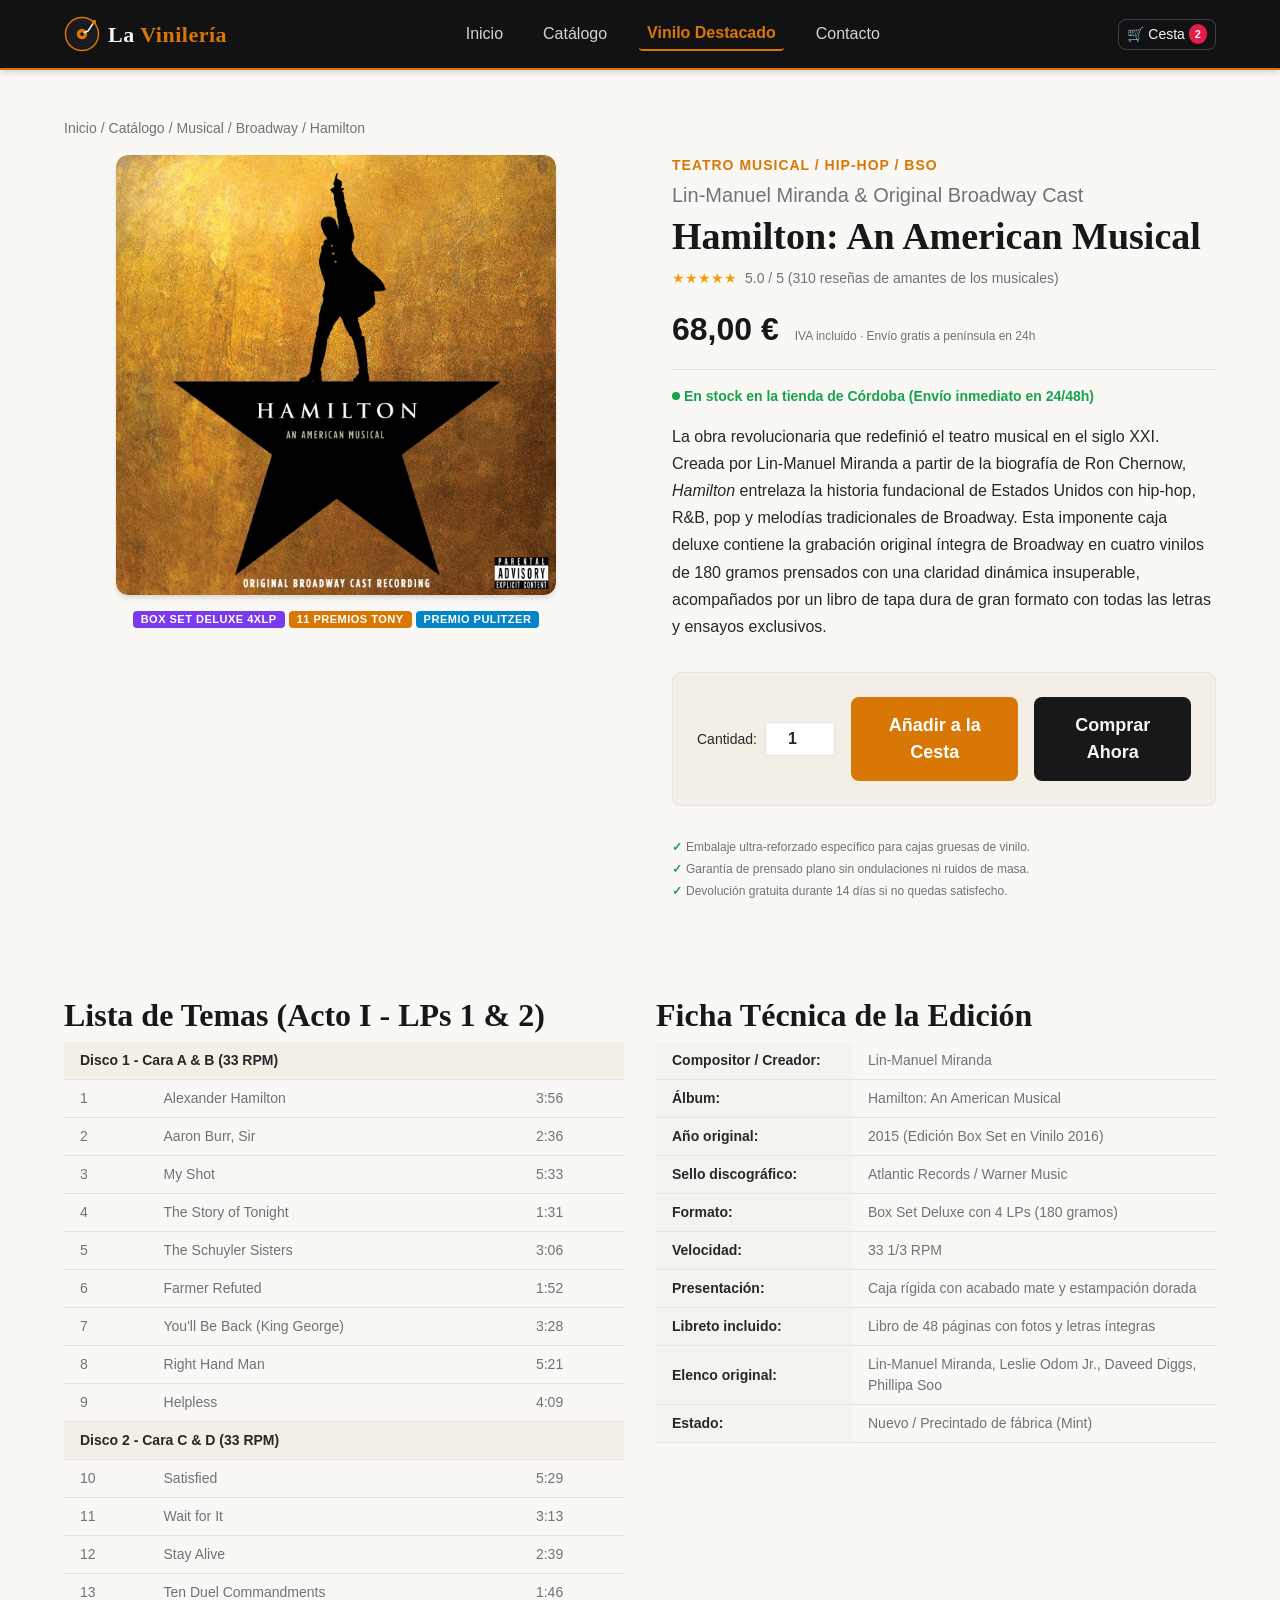
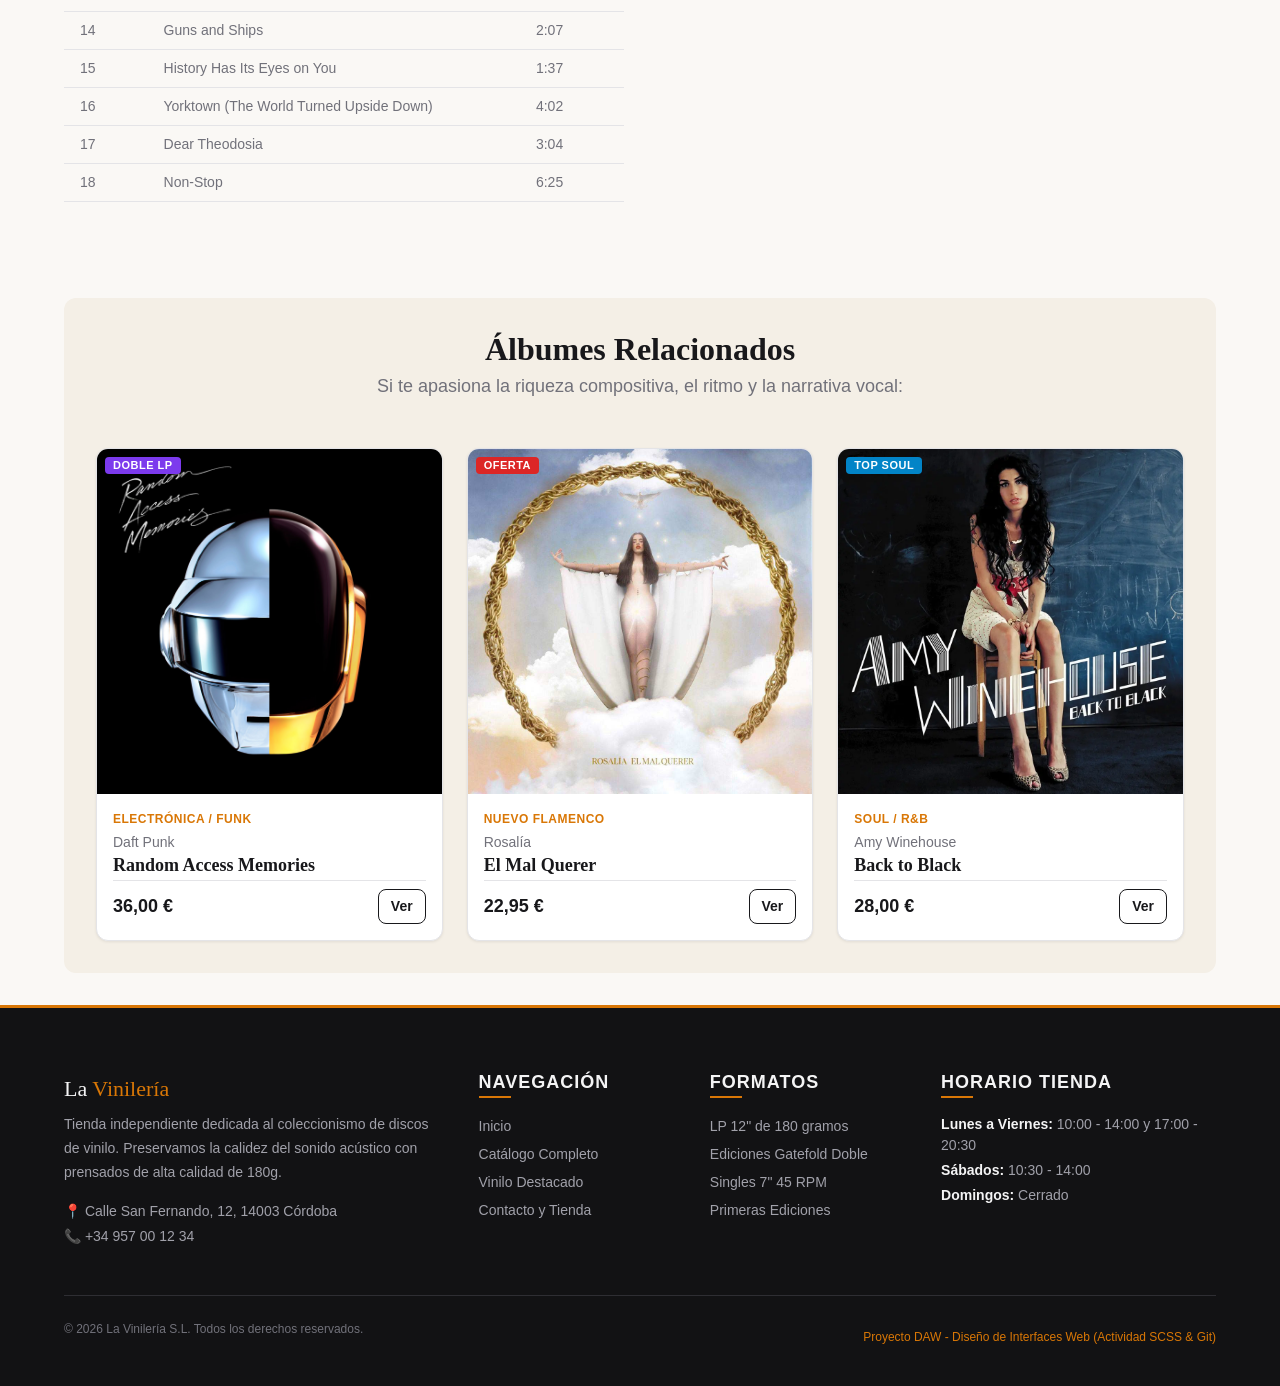
<file: producto-hamilton.html>
<!DOCTYPE html>
<html lang="es">
<head>
  <meta charset="UTF-8">
  <meta name="viewport" content="width=device-width, initial-scale=1.0">
  <meta name="description" content="Comprar caja de vinilos del musical Hamilton (Original Broadway Cast Recording). Edición coleccionista Box Set 4xLP de 180g con libreto de letras completo.">
  <title>Hamilton: An American Musical (4xLP Box Set 180g) | La Vinilería</title>
  <!-- Estilos CSS -->
  <link rel="stylesheet" href="css/main.css">
</head>
<body>

  <!-- Cabecera y menú -->
  <header class="header">
    <div class="container header__container">
      <a href="index.html" class="header__logo" aria-label="Ir a página de inicio de La Vinilería">
        <img src="img/logo.svg" alt="Logotipo La Vinilería" class="header__logo-icon">
        <span class="header__brand">La <span class="header__brand-accent">Vinilería</span></span>
      </a>

      <!-- Botón para el menú en móviles -->
      <input type="checkbox" id="menu-toggle" class="header__checkbox" aria-label="Alternar menú de navegación">
      <label for="menu-toggle" class="header__toggle" aria-label="Abrir menú">
        <span class="header__toggle-line"></span>
        <span class="header__toggle-line"></span>
        <span class="header__toggle-line"></span>
      </label>

      <!-- Enlaces de navegación -->
      <nav class="header__nav" aria-label="Navegación principal">
        <ul class="header__list">
          <li class="header__item"><a href="index.html" class="header__link">Inicio</a></li>
          <li class="header__item"><a href="catalogo.html" class="header__link">Catálogo</a></li>
          <li class="header__item"><a href="producto.html" class="header__link header__link--active">Vinilo Destacado</a></li>
          <li class="header__item"><a href="contacto.html" class="header__link">Contacto</a></li>
        </ul>
      </nav>

      <!-- Carrito -->
      <div class="header__actions">
        <a href="catalogo.html" class="header__cart-link" title="Ver carrito de compras">
          <span>🛒 Cesta</span>
          <span class="header__cart-badge">2</span>
        </a>
      </div>
    </div>
  </header>

  <!-- Ficha del vinilo -->
  <main class="product-detail">
    <div class="container">
      <!-- Miga de pan -->
      <nav class="breadcrumb" aria-label="Miga de pan">
        <ol class="breadcrumb__list">
          <li class="breadcrumb__item"><a href="index.html" class="breadcrumb__link">Inicio</a></li>
          <li class="breadcrumb__item"><a href="catalogo.html" class="breadcrumb__link">Catálogo</a></li>
          <li class="breadcrumb__item"><a href="catalogo.html" class="breadcrumb__link">Musical / Broadway</a></li>
          <li class="breadcrumb__item" aria-current="page">Hamilton</li>
        </ol>
      </nav>

      <!-- Portada y vinilo -->
      <div class="product-detail__grid">
        <div class="product-detail__gallery">
          <div class="product-detail__sleeve-wrap">
            <img src="img/vinyl-hamilton.jpeg" alt="Funda de la caja de vinilos Hamilton: An American Musical" class="product-detail__cover-img">
            <div class="product-detail__vinyl-disc" aria-hidden="true"></div>
          </div>
          <div class="product-detail__badges">
            <span class="badge badge--edicion-especial">Box Set Deluxe 4xLP</span>
            <span class="badge badge--bestseller">11 Premios Tony</span>
            <span class="badge badge--novedad">Premio Pulitzer</span>
          </div>
        </div>

        <!-- Información y compra -->
        <section class="product-detail__info">
          <span class="product-detail__genre">Teatro Musical / Hip-Hop / BSO</span>
          <p class="product-detail__artist">Lin-Manuel Miranda &amp; Original Broadway Cast</p>
          <h1 class="product-detail__title">Hamilton: An American Musical</h1>

          <div class="product-detail__rating">
            <span class="stars" aria-label="5 de 5 estrellas">★★★★★</span>
            <span>5.0 / 5 (310 reseñas de amantes de los musicales)</span>
          </div>

          <div class="product-detail__price-wrap">
            <span class="product-detail__price">68,00 €</span>
            <span class="product-detail__price-tax">IVA incluido · Envío gratis a península en 24h</span>
          </div>

          <div class="product-detail__stock-status">
            <span>En stock en la tienda de Córdoba (Envío inmediato en 24/48h)</span>
          </div>

          <p class="product-detail__description">
            La obra revolucionaria que redefinió el teatro musical en el siglo XXI. Creada por Lin-Manuel Miranda a partir de la biografía de Ron Chernow, <em>Hamilton</em> entrelaza la historia fundacional de Estados Unidos con hip-hop, R&amp;B, pop y melodías tradicionales de Broadway. Esta imponente caja deluxe contiene la grabación original íntegra de Broadway en cuatro vinilos de 180 gramos prensados con una claridad dinámica insuperable, acompañados por un libro de tapa dura de gran formato con todas las letras y ensayos exclusivos.
          </p>

          <!-- Botones de compra -->
          <form class="product-detail__actions" action="contacto.html" method="get">
            <div class="product-detail__quantity">
              <label for="product-qty">Cantidad:</label>
              <input type="number" id="product-qty" name="cantidad" value="1" min="1" max="5">
            </div>
            <button type="submit" class="btn btn--secondary btn--lg">Añadir a la Cesta</button>
            <a href="contacto.html" class="btn btn--primary btn--lg">Comprar Ahora</a>
          </form>

          <!-- Ventajas del envío -->
          <ul class="product-detail__guarantees">
            <li>Embalaje ultra-reforzado específico para cajas gruesas de vinilo.</li>
            <li>Garantía de prensado plano sin ondulaciones ni ruidos de masa.</li>
            <li>Devolución gratuita durante 14 días si no quedas satisfecho.</li>
          </ul>
        </section>
      </div>

      <!-- Canciones y detalles técnicos -->
      <div style="display: grid; grid-template-columns: repeat(auto-fit, minmax(300px, 1fr)); gap: 2rem; margin-bottom: 4rem;">
        <!-- Lista de canciones -->
        <article>
          <h2>Lista de Temas (Acto I - LPs 1 &amp; 2)</h2>
          <table class="product-detail__tracklist-table">
            <thead>
              <tr><th colspan="3" style="background-color: #f4efe6;">Disco 1 - Cara A &amp; B (33 RPM)</th></tr>
            </thead>
            <tbody>
              <tr><td>1</td><td>Alexander Hamilton</td><td>3:56</td></tr>
              <tr><td>2</td><td>Aaron Burr, Sir</td><td>2:36</td></tr>
              <tr><td>3</td><td>My Shot</td><td>5:33</td></tr>
              <tr><td>4</td><td>The Story of Tonight</td><td>1:31</td></tr>
              <tr><td>5</td><td>The Schuyler Sisters</td><td>3:06</td></tr>
              <tr><td>6</td><td>Farmer Refuted</td><td>1:52</td></tr>
              <tr><td>7</td><td>You'll Be Back (King George)</td><td>3:28</td></tr>
              <tr><td>8</td><td>Right Hand Man</td><td>5:21</td></tr>
              <tr><td>9</td><td>Helpless</td><td>4:09</td></tr>
            </tbody>
            <thead>
              <tr><th colspan="3" style="background-color: #f4efe6;">Disco 2 - Cara C &amp; D (33 RPM)</th></tr>
            </thead>
            <tbody>
              <tr><td>10</td><td>Satisfied</td><td>5:29</td></tr>
              <tr><td>11</td><td>Wait for It</td><td>3:13</td></tr>
              <tr><td>12</td><td>Stay Alive</td><td>2:39</td></tr>
              <tr><td>13</td><td>Ten Duel Commandments</td><td>1:46</td></tr>
              <tr><td>14</td><td>Guns and Ships</td><td>2:07</td></tr>
              <tr><td>15</td><td>History Has Its Eyes on You</td><td>1:37</td></tr>
              <tr><td>16</td><td>Yorktown (The World Turned Upside Down)</td><td>4:02</td></tr>
              <tr><td>17</td><td>Dear Theodosia</td><td>3:04</td></tr>
              <tr><td>18</td><td>Non-Stop</td><td>6:25</td></tr>
            </tbody>
          </table>
        </article>

        <!-- Ficha técnica -->
        <article>
          <h2>Ficha Técnica de la Edición</h2>
          <table class="product-detail__specs-table">
            <tbody>
              <tr><th>Compositor / Creador:</th><td>Lin-Manuel Miranda</td></tr>
              <tr><th>Álbum:</th><td>Hamilton: An American Musical</td></tr>
              <tr><th>Año original:</th><td>2015 (Edición Box Set en Vinilo 2016)</td></tr>
              <tr><th>Sello discográfico:</th><td>Atlantic Records / Warner Music</td></tr>
              <tr><th>Formato:</th><td>Box Set Deluxe con 4 LPs (180 gramos)</td></tr>
              <tr><th>Velocidad:</th><td>33 1/3 RPM</td></tr>
              <tr><th>Presentación:</th><td>Caja rígida con acabado mate y estampación dorada</td></tr>
              <tr><th>Libreto incluido:</th><td>Libro de 48 páginas con fotos y letras íntegras</td></tr>
              <tr><th>Elenco original:</th><td>Lin-Manuel Miranda, Leslie Odom Jr., Daveed Diggs, Phillipa Soo</td></tr>
              <tr><th>Estado:</th><td>Nuevo / Precintado de fábrica (Mint)</td></tr>
            </tbody>
          </table>
        </article>
      </div>

      <!-- Discos recomendados -->
      <section class="section section--alt" style="border-radius: 12px; padding: 2rem;">
        <header class="section__header">
          <h2 class="section__title">Álbumes Relacionados</h2>
          <p class="section__subtitle">Si te apasiona la riqueza compositiva, el ritmo y la narrativa vocal:</p>
        </header>

        <div class="products-grid">
          <article class="card">
            <div class="card__media">
              <span class="card__badge badge badge--edicion-especial">Doble LP</span>
              <img src="img/vinyl-daft-punk.jpeg" alt="Daft Punk" class="card__image">
              <div class="card__disc" aria-hidden="true"></div>
            </div>
            <div class="card__body">
              <span class="card__genre">Electrónica / Funk</span>
              <span class="card__artist">Daft Punk</span>
              <h3 class="card__title"><a href="producto-daft-punk.html">Random Access Memories</a></h3>
              <div class="card__footer">
                <span class="card__price">36,00 €</span>
                <a href="producto-daft-punk.html" class="btn btn--outline btn--sm">Ver</a>
              </div>
            </div>
          </article>

          <article class="card">
            <div class="card__media">
              <span class="card__badge badge badge--oferta">Oferta</span>
              <img src="img/vinyl-rosalia.jpeg" alt="Rosalía" class="card__image">
              <div class="card__disc" aria-hidden="true"></div>
            </div>
            <div class="card__body">
              <span class="card__genre">Nuevo Flamenco</span>
              <span class="card__artist">Rosalía</span>
              <h3 class="card__title"><a href="producto-rosalia.html">El Mal Querer</a></h3>
              <div class="card__footer">
                <span class="card__price">22,95 €</span>
                <a href="producto-rosalia.html" class="btn btn--outline btn--sm">Ver</a>
              </div>
            </div>
          </article>

          <article class="card">
            <div class="card__media">
              <span class="card__badge badge badge--novedad">Top Soul</span>
              <img src="img/vinyl-amy-winehouse.png" alt="Amy Winehouse" class="card__image">
              <div class="card__disc" aria-hidden="true"></div>
            </div>
            <div class="card__body">
              <span class="card__genre">Soul / R&amp;B</span>
              <span class="card__artist">Amy Winehouse</span>
              <h3 class="card__title"><a href="producto-amy-winehouse.html">Back to Black</a></h3>
              <div class="card__footer">
                <span class="card__price">28,00 €</span>
                <a href="producto-amy-winehouse.html" class="btn btn--outline btn--sm">Ver</a>
              </div>
            </div>
          </article>
        </div>
      </section>
    </div>
  </main>

  <!-- Pie de página -->
  <footer class="footer">
    <div class="container">
      <div class="footer__grid">
        <!-- Columna 1: Información -->
        <div class="footer__col">
          <p class="footer__brand">La <span>Vinilería</span></p>
          <p class="footer__description">Tienda independiente dedicada al coleccionismo de discos de vinilo. Preservamos la calidez del sonido acústico con prensados de alta calidad de 180g.</p>
          <p class="footer__info-item">📍 Calle San Fernando, 12, 14003 Córdoba</p>
          <p class="footer__info-item">📞 +34 957 00 12 34</p>
        </div>
        <!-- Columna 2: Enlaces -->
        <div class="footer__col">
          <h3 class="footer__title">Navegación</h3>
          <ul class="footer__list">
            <li><a href="index.html" class="footer__link">Inicio</a></li>
            <li><a href="catalogo.html" class="footer__link">Catálogo Completo</a></li>
            <li><a href="producto.html" class="footer__link">Vinilo Destacado</a></li>
            <li><a href="contacto.html" class="footer__link">Contacto y Tienda</a></li>
          </ul>
        </div>
        <!-- Columna 3: Formatos -->
        <div class="footer__col">
          <h3 class="footer__title">Formatos</h3>
          <ul class="footer__list">
            <li><a href="catalogo.html" class="footer__link">LP 12" de 180 gramos</a></li>
            <li><a href="catalogo.html" class="footer__link">Ediciones Gatefold Doble</a></li>
            <li><a href="catalogo.html" class="footer__link">Singles 7" 45 RPM</a></li>
            <li><a href="catalogo.html" class="footer__link">Primeras Ediciones</a></li>
          </ul>
        </div>
        <!-- Columna 4: Horario -->
        <div class="footer__col">
          <h3 class="footer__title">Horario Tienda</h3>
          <p class="footer__info-item"><strong>Lunes a Viernes:</strong> 10:00 - 14:00 y 17:00 - 20:30</p>
          <p class="footer__info-item"><strong>Sábados:</strong> 10:30 - 14:00</p>
          <p class="footer__info-item"><strong>Domingos:</strong> Cerrado</p>
        </div>
      </div>
      <!-- Copyright -->
      <div class="footer__bottom">
        <p>&copy; 2026 La Vinilería S.L. Todos los derechos reservados.</p>
        <p class="footer__academic">Proyecto DAW - Diseño de Interfaces Web (Actividad SCSS & Git)</p>
      </div>
    </div>
  </footer>

</body>
</html>
</file>
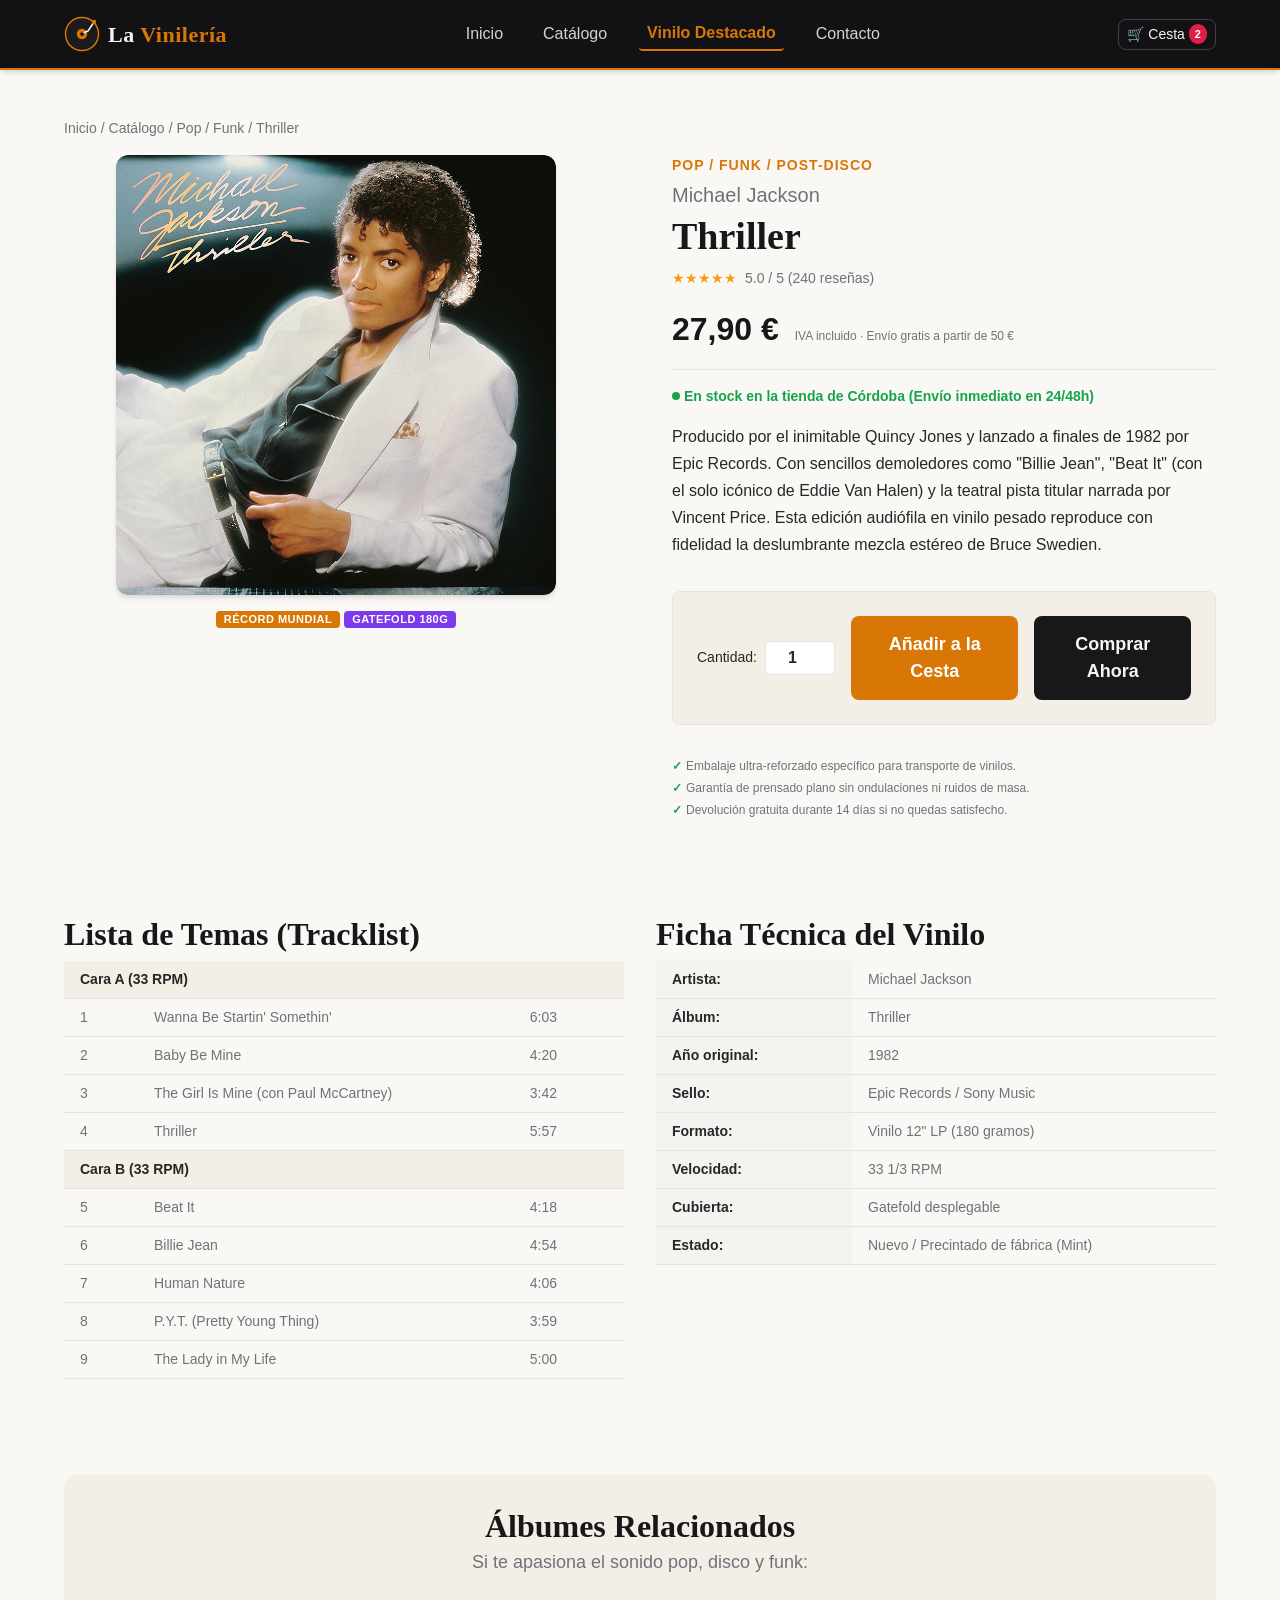
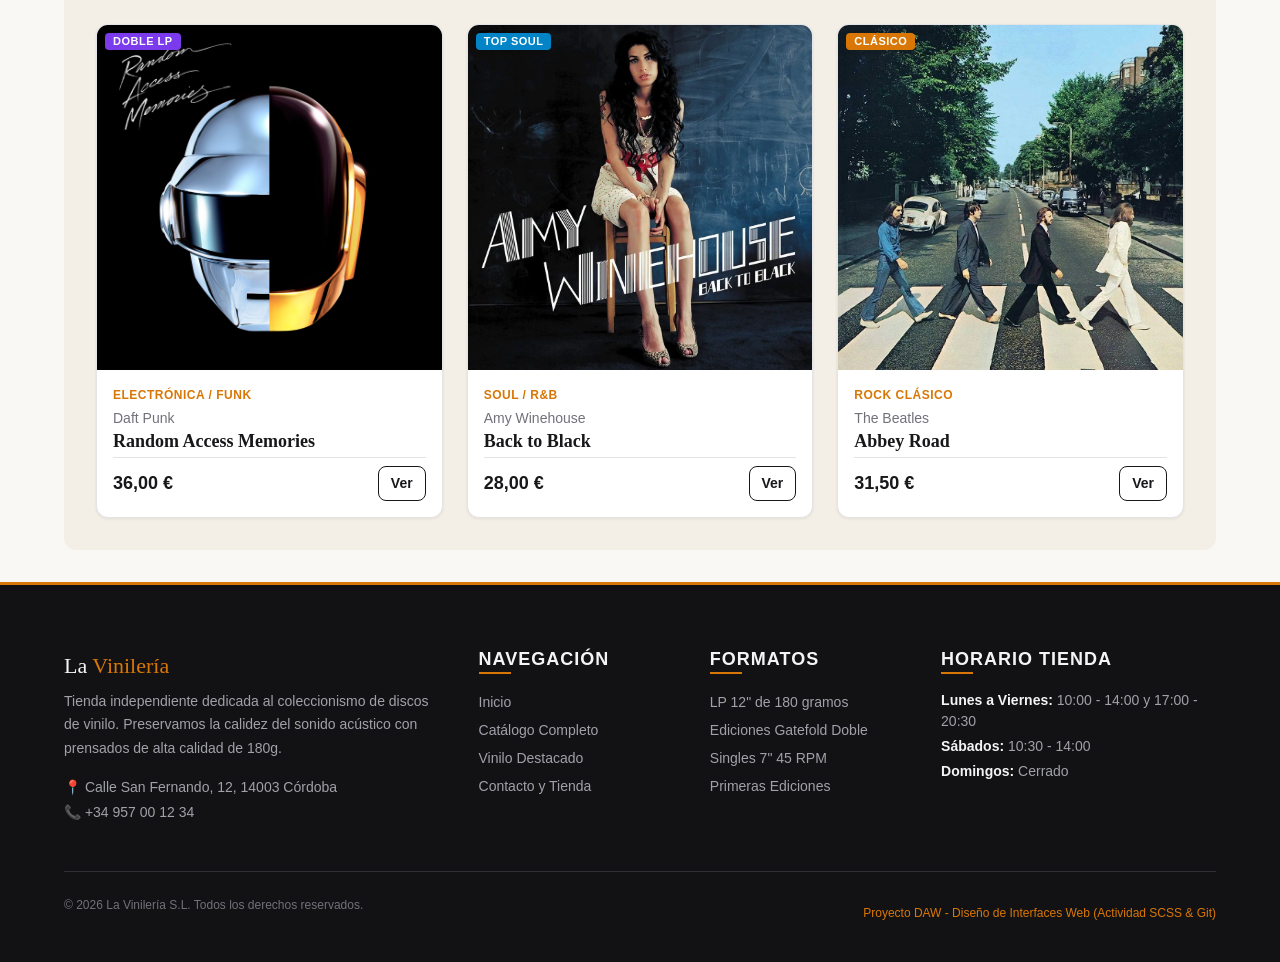
<file: producto-michael-jackson.html>
<!DOCTYPE html>
<html lang="es">
<head>
  <meta charset="UTF-8">
  <meta name="viewport" content="width=device-width, initial-scale=1.0">
  <meta name="description" content="Comprar vinilo Thriller de Michael Jackson. El álbum más vendido de todos los tiempos en edición especial gatefold de 180 gramos.">
  <title>Michael Jackson - Thriller (LP Gatefold 180g) | La Vinilería</title>
  <!-- Estilos CSS -->
  <link rel="stylesheet" href="css/main.css">
</head>
<body>

  <!-- Cabecera y menú -->
  <header class="header">
    <div class="container header__container">
      <a href="index.html" class="header__logo" aria-label="Ir a página de inicio de La Vinilería">
        <img src="img/logo.svg" alt="Logotipo La Vinilería" class="header__logo-icon">
        <span class="header__brand">La <span class="header__brand-accent">Vinilería</span></span>
      </a>

      <!-- Botón para el menú en móviles -->
      <input type="checkbox" id="menu-toggle" class="header__checkbox" aria-label="Alternar menú de navegación">
      <label for="menu-toggle" class="header__toggle" aria-label="Abrir menú">
        <span class="header__toggle-line"></span>
        <span class="header__toggle-line"></span>
        <span class="header__toggle-line"></span>
      </label>

      <!-- Enlaces de navegación -->
      <nav class="header__nav" aria-label="Navegación principal">
        <ul class="header__list">
          <li class="header__item"><a href="index.html" class="header__link">Inicio</a></li>
          <li class="header__item"><a href="catalogo.html" class="header__link">Catálogo</a></li>
          <li class="header__item"><a href="producto.html" class="header__link header__link--active">Vinilo Destacado</a></li>
          <li class="header__item"><a href="contacto.html" class="header__link">Contacto</a></li>
        </ul>
      </nav>

      <!-- Carrito -->
      <div class="header__actions">
        <a href="catalogo.html" class="header__cart-link" title="Ver carrito de compras">
          <span>🛒 Cesta</span>
          <span class="header__cart-badge">2</span>
        </a>
      </div>
    </div>
  </header>

  <!-- Ficha del vinilo -->
  <main class="product-detail">
    <div class="container">
      <!-- Miga de pan -->
      <nav class="breadcrumb" aria-label="Miga de pan">
        <ol class="breadcrumb__list">
          <li class="breadcrumb__item"><a href="index.html" class="breadcrumb__link">Inicio</a></li>
          <li class="breadcrumb__item"><a href="catalogo.html" class="breadcrumb__link">Catálogo</a></li>
          <li class="breadcrumb__item"><a href="catalogo.html" class="breadcrumb__link">Pop / Funk</a></li>
          <li class="breadcrumb__item" aria-current="page">Thriller</li>
        </ol>
      </nav>

      <!-- Portada y vinilo -->
      <div class="product-detail__grid">
        <div class="product-detail__gallery">
          <div class="product-detail__sleeve-wrap">
            <img src="img/vinyl-michael-jackson.png" alt="Funda de vinilo Michael Jackson - Thriller" class="product-detail__cover-img">
            <div class="product-detail__vinyl-disc" aria-hidden="true"></div>
          </div>
          <div class="product-detail__badges">
            <span class="badge badge--bestseller">Récord Mundial</span>
            <span class="badge badge--edicion-especial">Gatefold 180g</span>
          </div>
        </div>

        <!-- Información y compra -->
        <section class="product-detail__info">
          <span class="product-detail__genre">Pop / Funk / Post-Disco</span>
          <p class="product-detail__artist">Michael Jackson</p>
          <h1 class="product-detail__title">Thriller</h1>

          <div class="product-detail__rating">
            <span class="stars" aria-label="5 de 5 estrellas">★★★★★</span>
            <span>5.0 / 5 (240 reseñas)</span>
          </div>

          <div class="product-detail__price-wrap">
            <span class="product-detail__price">27,90 €</span>
            <span class="product-detail__price-tax">IVA incluido · Envío gratis a partir de 50 €</span>
          </div>

          <div class="product-detail__stock-status">
            <span>En stock en la tienda de Córdoba (Envío inmediato en 24/48h)</span>
          </div>

          <p class="product-detail__description">
            Producido por el inimitable Quincy Jones y lanzado a finales de 1982 por Epic Records. Con sencillos demoledores como "Billie Jean", "Beat It" (con el solo icónico de Eddie Van Halen) y la teatral pista titular narrada por Vincent Price. Esta edición audiófila en vinilo pesado reproduce con fidelidad la deslumbrante mezcla estéreo de Bruce Swedien.
          </p>

          <!-- Botones de compra -->
          <form class="product-detail__actions" action="contacto.html" method="get">
            <div class="product-detail__quantity">
              <label for="product-qty">Cantidad:</label>
              <input type="number" id="product-qty" name="cantidad" value="1" min="1" max="10">
            </div>
            <button type="submit" class="btn btn--secondary btn--lg">Añadir a la Cesta</button>
            <a href="contacto.html" class="btn btn--primary btn--lg">Comprar Ahora</a>
          </form>

          <!-- Ventajas del envío -->
          <ul class="product-detail__guarantees">
            <li>Embalaje ultra-reforzado específico para transporte de vinilos.</li>
            <li>Garantía de prensado plano sin ondulaciones ni ruidos de masa.</li>
            <li>Devolución gratuita durante 14 días si no quedas satisfecho.</li>
          </ul>
        </section>
      </div>

      <!-- Canciones y detalles técnicos -->
      <div style="display: grid; grid-template-columns: repeat(auto-fit, minmax(300px, 1fr)); gap: 2rem; margin-bottom: 4rem;">
        <!-- Lista de canciones -->
        <article>
          <h2>Lista de Temas (Tracklist)</h2>
          <table class="product-detail__tracklist-table">
            <thead>
              <tr><th colspan="3" style="background-color: #f4efe6;">Cara A (33 RPM)</th></tr>
            </thead>
            <tbody>
              <tr><td>1</td><td>Wanna Be Startin' Somethin'</td><td>6:03</td></tr>
              <tr><td>2</td><td>Baby Be Mine</td><td>4:20</td></tr>
              <tr><td>3</td><td>The Girl Is Mine (con Paul McCartney)</td><td>3:42</td></tr>
              <tr><td>4</td><td>Thriller</td><td>5:57</td></tr>
            </tbody>
            <thead>
              <tr><th colspan="3" style="background-color: #f4efe6;">Cara B (33 RPM)</th></tr>
            </thead>
            <tbody>
              <tr><td>5</td><td>Beat It</td><td>4:18</td></tr>
              <tr><td>6</td><td>Billie Jean</td><td>4:54</td></tr>
              <tr><td>7</td><td>Human Nature</td><td>4:06</td></tr>
              <tr><td>8</td><td>P.Y.T. (Pretty Young Thing)</td><td>3:59</td></tr>
              <tr><td>9</td><td>The Lady in My Life</td><td>5:00</td></tr>
            </tbody>
          </table>
        </article>

        <!-- Ficha técnica -->
        <article>
          <h2>Ficha Técnica del Vinilo</h2>
          <table class="product-detail__specs-table">
            <tbody>
              <tr><th>Artista:</th><td>Michael Jackson</td></tr>
              <tr><th>Álbum:</th><td>Thriller</td></tr>
              <tr><th>Año original:</th><td>1982</td></tr>
              <tr><th>Sello:</th><td>Epic Records / Sony Music</td></tr>
              <tr><th>Formato:</th><td>Vinilo 12" LP (180 gramos)</td></tr>
              <tr><th>Velocidad:</th><td>33 1/3 RPM</td></tr>
              <tr><th>Cubierta:</th><td>Gatefold desplegable</td></tr>
              <tr><th>Estado:</th><td>Nuevo / Precintado de fábrica (Mint)</td></tr>
            </tbody>
          </table>
        </article>
      </div>

      <!-- Discos recomendados -->
      <section class="section section--alt" style="border-radius: 12px; padding: 2rem;">
        <header class="section__header">
          <h2 class="section__title">Álbumes Relacionados</h2>
          <p class="section__subtitle">Si te apasiona el sonido pop, disco y funk:</p>
        </header>

        <div class="products-grid">
          <article class="card">
            <div class="card__media">
              <span class="card__badge badge badge--edicion-especial">Doble LP</span>
              <img src="img/vinyl-daft-punk.jpeg" alt="Daft Punk" class="card__image">
              <div class="card__disc" aria-hidden="true"></div>
            </div>
            <div class="card__body">
              <span class="card__genre">Electrónica / Funk</span>
              <span class="card__artist">Daft Punk</span>
              <h3 class="card__title"><a href="producto-daft-punk.html">Random Access Memories</a></h3>
              <div class="card__footer">
                <span class="card__price">36,00 €</span>
                <a href="producto-daft-punk.html" class="btn btn--outline btn--sm">Ver</a>
              </div>
            </div>
          </article>

          <article class="card">
            <div class="card__media">
              <span class="card__badge badge badge--novedad">Top Soul</span>
              <img src="img/vinyl-amy-winehouse.png" alt="Amy Winehouse" class="card__image">
              <div class="card__disc" aria-hidden="true"></div>
            </div>
            <div class="card__body">
              <span class="card__genre">Soul / R&amp;B</span>
              <span class="card__artist">Amy Winehouse</span>
              <h3 class="card__title"><a href="producto-amy-winehouse.html">Back to Black</a></h3>
              <div class="card__footer">
                <span class="card__price">28,00 €</span>
                <a href="producto-amy-winehouse.html" class="btn btn--outline btn--sm">Ver</a>
              </div>
            </div>
          </article>

          <article class="card">
            <div class="card__media">
              <span class="card__badge badge badge--bestseller">Clásico</span>
              <img src="img/vinyl-beatles.png" alt="The Beatles" class="card__image">
              <div class="card__disc" aria-hidden="true"></div>
            </div>
            <div class="card__body">
              <span class="card__genre">Rock Clásico</span>
              <span class="card__artist">The Beatles</span>
              <h3 class="card__title"><a href="producto-beatles.html">Abbey Road</a></h3>
              <div class="card__footer">
                <span class="card__price">31,50 €</span>
                <a href="producto-beatles.html" class="btn btn--outline btn--sm">Ver</a>
              </div>
            </div>
          </article>
        </div>
      </section>
    </div>
  </main>

  <!-- Pie de página -->
  <footer class="footer">
    <div class="container">
      <div class="footer__grid">
        <!-- Columna 1: Información -->
        <div class="footer__col">
          <p class="footer__brand">La <span>Vinilería</span></p>
          <p class="footer__description">Tienda independiente dedicada al coleccionismo de discos de vinilo. Preservamos la calidez del sonido acústico con prensados de alta calidad de 180g.</p>
          <p class="footer__info-item">📍 Calle San Fernando, 12, 14003 Córdoba</p>
          <p class="footer__info-item">📞 +34 957 00 12 34</p>
        </div>
        <!-- Columna 2: Enlaces -->
        <div class="footer__col">
          <h3 class="footer__title">Navegación</h3>
          <ul class="footer__list">
            <li><a href="index.html" class="footer__link">Inicio</a></li>
            <li><a href="catalogo.html" class="footer__link">Catálogo Completo</a></li>
            <li><a href="producto.html" class="footer__link">Vinilo Destacado</a></li>
            <li><a href="contacto.html" class="footer__link">Contacto y Tienda</a></li>
          </ul>
        </div>
        <!-- Columna 3: Formatos -->
        <div class="footer__col">
          <h3 class="footer__title">Formatos</h3>
          <ul class="footer__list">
            <li><a href="catalogo.html" class="footer__link">LP 12" de 180 gramos</a></li>
            <li><a href="catalogo.html" class="footer__link">Ediciones Gatefold Doble</a></li>
            <li><a href="catalogo.html" class="footer__link">Singles 7" 45 RPM</a></li>
            <li><a href="catalogo.html" class="footer__link">Primeras Ediciones</a></li>
          </ul>
        </div>
        <!-- Columna 4: Horario -->
        <div class="footer__col">
          <h3 class="footer__title">Horario Tienda</h3>
          <p class="footer__info-item"><strong>Lunes a Viernes:</strong> 10:00 - 14:00 y 17:00 - 20:30</p>
          <p class="footer__info-item"><strong>Sábados:</strong> 10:30 - 14:00</p>
          <p class="footer__info-item"><strong>Domingos:</strong> Cerrado</p>
        </div>
      </div>
      <!-- Copyright -->
      <div class="footer__bottom">
        <p>&copy; 2026 La Vinilería S.L. Todos los derechos reservados.</p>
        <p class="footer__academic">Proyecto DAW - Diseño de Interfaces Web (Actividad SCSS & Git)</p>
      </div>
    </div>
  </footer>

</body>
</html>
</file>
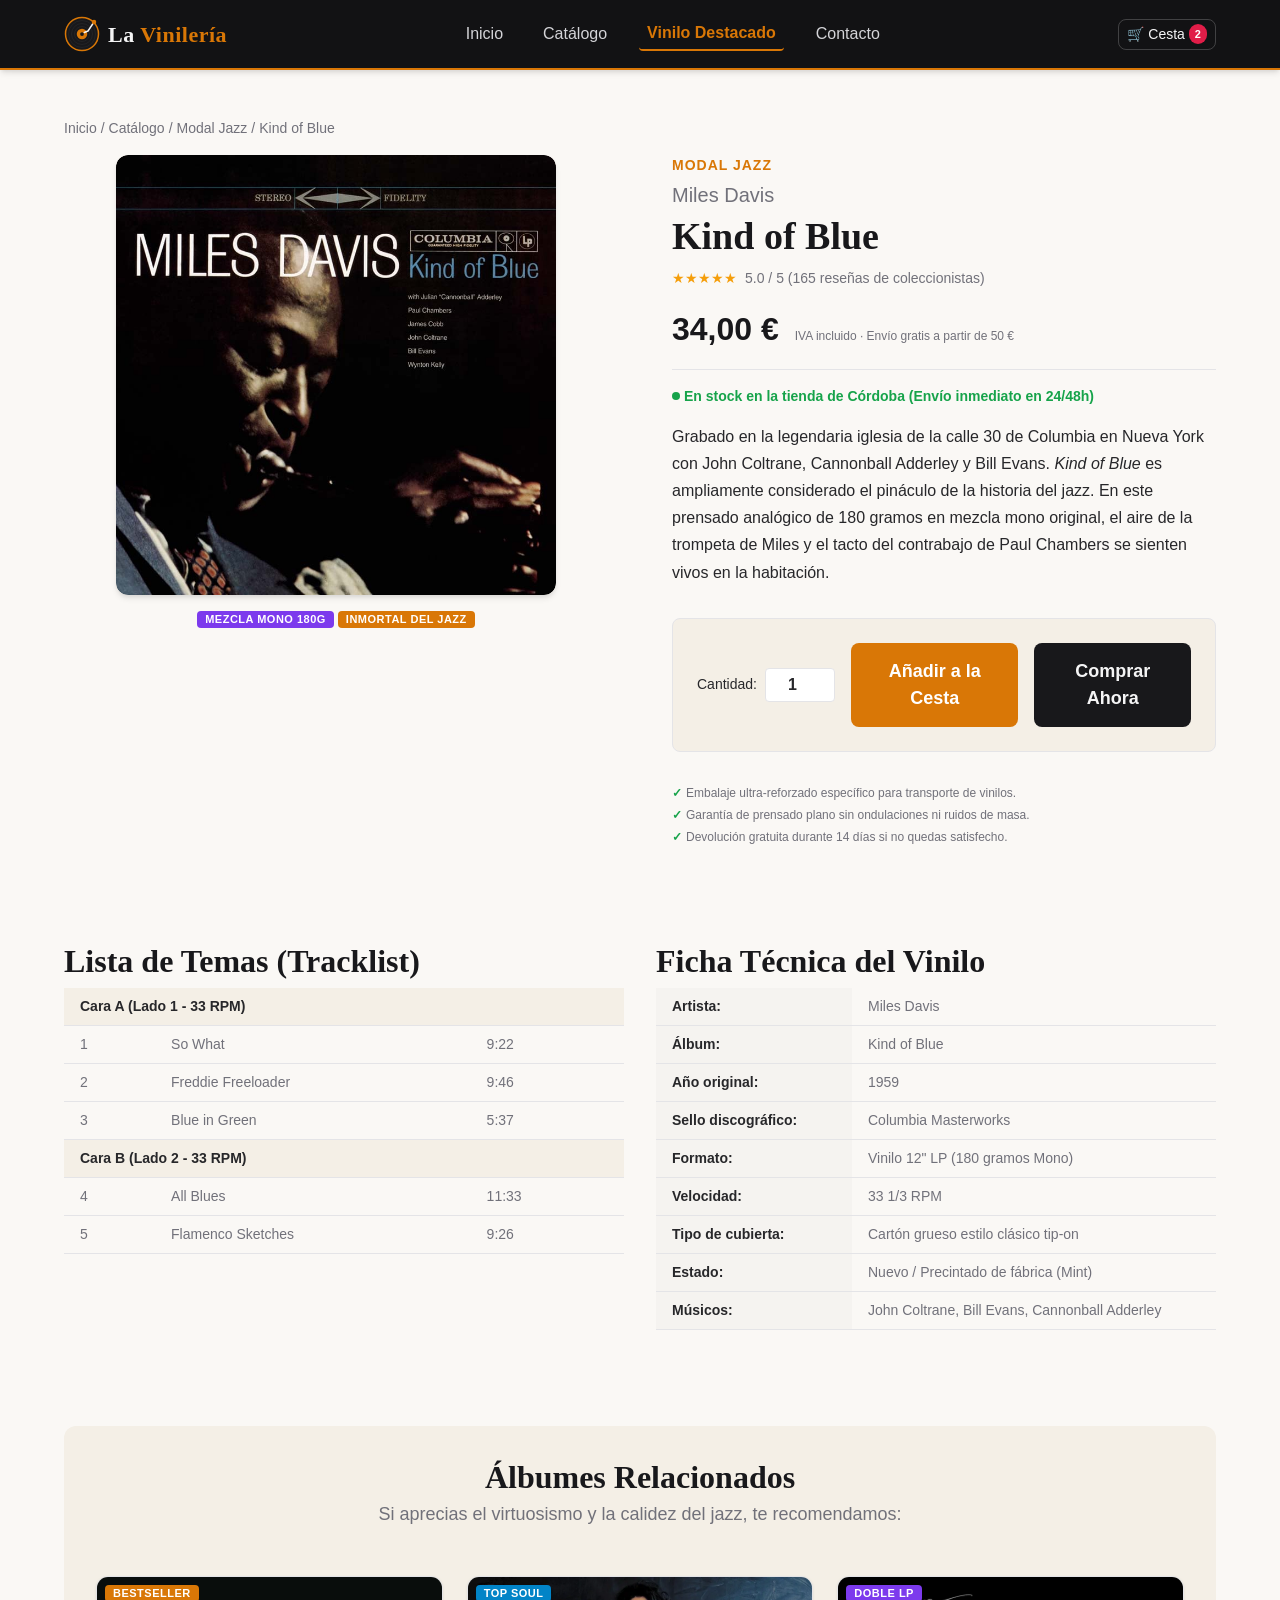
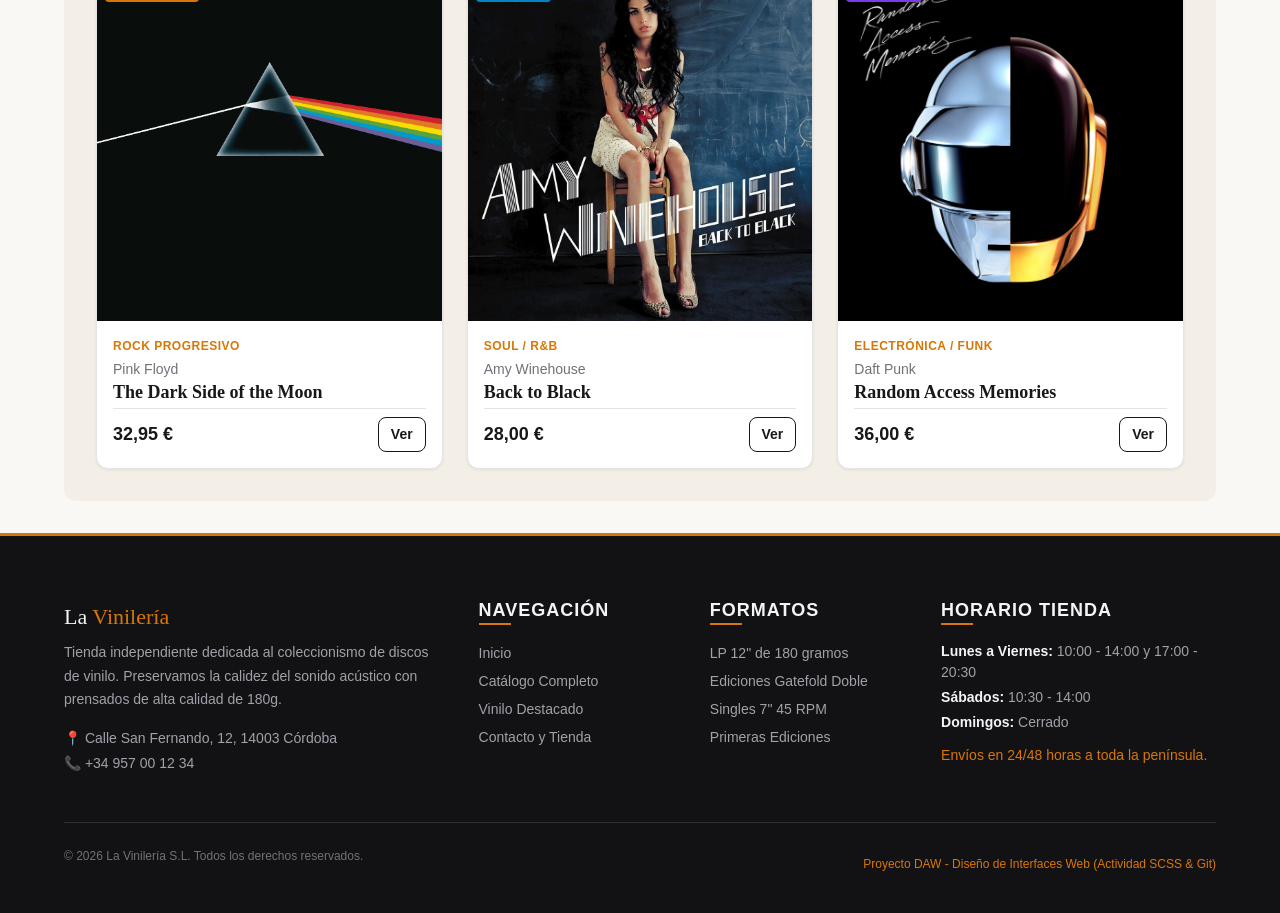
<file: producto-miles-davis.html>
<!DOCTYPE html>
<html lang="es">
<head>
  <meta charset="UTF-8">
  <meta name="viewport" content="width=device-width, initial-scale=1.0">
  <meta name="description" content="Comprar vinilo Kind of Blue de Miles Davis. Reedición audiófila prensada en vinilo de 180 gramos en versión mono original de Columbia Masterworks.">
  <title>Miles Davis - Kind of Blue (LP 180g) | La Vinilería</title>
  <!-- Estilos CSS -->
  <link rel="stylesheet" href="css/main.css">
</head>
<body>

  <!-- Cabecera y menú -->
  <header class="header">
    <div class="container header__container">
      <a href="index.html" class="header__logo" aria-label="Ir a página de inicio de La Vinilería">
        <img src="img/logo.svg" alt="Logotipo La Vinilería" class="header__logo-icon">
        <span class="header__brand">La <span class="header__brand-accent">Vinilería</span></span>
      </a>

      <!-- Botón para el menú en móviles -->
      <input type="checkbox" id="menu-toggle" class="header__checkbox" aria-label="Alternar menú de navegación">
      <label for="menu-toggle" class="header__toggle" aria-label="Abrir menú">
        <span class="header__toggle-line"></span>
        <span class="header__toggle-line"></span>
        <span class="header__toggle-line"></span>
      </label>

      <!-- Enlaces de navegación -->
      <nav class="header__nav" aria-label="Navegación principal">
        <ul class="header__list">
          <li class="header__item">
            <a href="index.html" class="header__link">Inicio</a>
          </li>
          <li class="header__item">
            <a href="catalogo.html" class="header__link">Catálogo</a>
          </li>
          <li class="header__item">
            <a href="producto.html" class="header__link header__link--active">Vinilo Destacado</a>
          </li>
          <li class="header__item">
            <a href="contacto.html" class="header__link">Contacto</a>
          </li>
        </ul>
      </nav>

      <!-- Carrito -->
      <div class="header__actions">
        <a href="catalogo.html" class="header__cart-link" title="Ver carrito de compras">
          <span>🛒 Cesta</span>
          <span class="header__cart-badge">2</span>
        </a>
      </div>
    </div>
  </header>

  <!-- Ficha del vinilo -->
  <main class="product-detail">
    <div class="container">
      <!-- Miga de pan -->
      <nav class="breadcrumb" aria-label="Miga de pan">
        <ol class="breadcrumb__list">
          <li class="breadcrumb__item"><a href="index.html" class="breadcrumb__link">Inicio</a></li>
          <li class="breadcrumb__item"><a href="catalogo.html" class="breadcrumb__link">Catálogo</a></li>
          <li class="breadcrumb__item"><a href="catalogo.html" class="breadcrumb__link">Modal Jazz</a></li>
          <li class="breadcrumb__item" aria-current="page">Kind of Blue</li>
        </ol>
      </nav>

      <!-- Portada y vinilo -->
      <div class="product-detail__grid">
        <div class="product-detail__gallery">
          <div class="product-detail__sleeve-wrap">
            <img src="img/vinyl-miles-davis.jpeg" alt="Funda de vinilo Miles Davis - Kind of Blue" class="product-detail__cover-img">
            <div class="product-detail__vinyl-disc" aria-hidden="true"></div>
          </div>
          <div class="product-detail__badges">
            <span class="badge badge--edicion-especial">Mezcla Mono 180g</span>
            <span class="badge badge--bestseller">Inmortal del Jazz</span>
          </div>
        </div>

        <!-- Información y compra -->
        <section class="product-detail__info">
          <span class="product-detail__genre">Modal Jazz</span>
          <p class="product-detail__artist">Miles Davis</p>
          <h1 class="product-detail__title">Kind of Blue</h1>

          <div class="product-detail__rating">
            <span class="stars" aria-label="5 de 5 estrellas">★★★★★</span>
            <span>5.0 / 5 (165 reseñas de coleccionistas)</span>
          </div>

          <div class="product-detail__price-wrap">
            <span class="product-detail__price">34,00 €</span>
            <span class="product-detail__price-tax">IVA incluido · Envío gratis a partir de 50 €</span>
          </div>

          <div class="product-detail__stock-status">
            <span>En stock en la tienda de Córdoba (Envío inmediato en 24/48h)</span>
          </div>

          <p class="product-detail__description">
            Grabado en la legendaria iglesia de la calle 30 de Columbia en Nueva York con John Coltrane, Cannonball Adderley y Bill Evans. <em>Kind of Blue</em> es ampliamente considerado el pináculo de la historia del jazz. En este prensado analógico de 180 gramos en mezcla mono original, el aire de la trompeta de Miles y el tacto del contrabajo de Paul Chambers se sienten vivos en la habitación.
          </p>

          <!-- Botones de compra -->
          <form class="product-detail__actions" action="contacto.html" method="get">
            <div class="product-detail__quantity">
              <label for="product-qty">Cantidad:</label>
              <input type="number" id="product-qty" name="cantidad" value="1" min="1" max="10">
            </div>
            <button type="submit" class="btn btn--secondary btn--lg">Añadir a la Cesta</button>
            <a href="contacto.html" class="btn btn--primary btn--lg">Comprar Ahora</a>
          </form>

          <!-- Ventajas del envío -->
          <ul class="product-detail__guarantees">
            <li>Embalaje ultra-reforzado específico para transporte de vinilos.</li>
            <li>Garantía de prensado plano sin ondulaciones ni ruidos de masa.</li>
            <li>Devolución gratuita durante 14 días si no quedas satisfecho.</li>
          </ul>
        </section>
      </div>

      <!-- Canciones y detalles técnicos -->
      <div style="display: grid; grid-template-columns: repeat(auto-fit, minmax(300px, 1fr)); gap: 2rem; margin-bottom: 4rem;">
        <!-- Lista de canciones -->
        <article>
          <h2>Lista de Temas (Tracklist)</h2>
          <table class="product-detail__tracklist-table">
            <thead>
              <tr>
                <th colspan="3" style="background-color: #f4efe6;">Cara A (Lado 1 - 33 RPM)</th>
              </tr>
            </thead>
            <tbody>
              <tr><td>1</td><td>So What</td><td>9:22</td></tr>
              <tr><td>2</td><td>Freddie Freeloader</td><td>9:46</td></tr>
              <tr><td>3</td><td>Blue in Green</td><td>5:37</td></tr>
            </tbody>
            <thead>
              <tr>
                <th colspan="3" style="background-color: #f4efe6;">Cara B (Lado 2 - 33 RPM)</th>
              </tr>
            </thead>
            <tbody>
              <tr><td>4</td><td>All Blues</td><td>11:33</td></tr>
              <tr><td>5</td><td>Flamenco Sketches</td><td>9:26</td></tr>
            </tbody>
          </table>
        </article>

        <!-- Ficha técnica -->
        <article>
          <h2>Ficha Técnica del Vinilo</h2>
          <table class="product-detail__specs-table">
            <tbody>
              <tr><th>Artista:</th><td>Miles Davis</td></tr>
              <tr><th>Álbum:</th><td>Kind of Blue</td></tr>
              <tr><th>Año original:</th><td>1959</td></tr>
              <tr><th>Sello discográfico:</th><td>Columbia Masterworks</td></tr>
              <tr><th>Formato:</th><td>Vinilo 12" LP (180 gramos Mono)</td></tr>
              <tr><th>Velocidad:</th><td>33 1/3 RPM</td></tr>
              <tr><th>Tipo de cubierta:</th><td>Cartón grueso estilo clásico tip-on</td></tr>
              <tr><th>Estado:</th><td>Nuevo / Precintado de fábrica (Mint)</td></tr>
              <tr><th>Músicos:</th><td>John Coltrane, Bill Evans, Cannonball Adderley</td></tr>
            </tbody>
          </table>
        </article>
      </div>

      <!-- Discos recomendados -->
      <section class="section section--alt" style="border-radius: 12px; padding: 2rem;">
        <header class="section__header">
          <h2 class="section__title">Álbumes Relacionados</h2>
          <p class="section__subtitle">Si aprecias el virtuosismo y la calidez del jazz, te recomendamos:</p>
        </header>

        <div class="products-grid">
          <article class="card">
            <div class="card__media">
              <span class="card__badge badge badge--bestseller">Bestseller</span>
              <img src="img/vinyl-pink-floyd.png" alt="Vinilo Pink Floyd" class="card__image">
              <div class="card__disc" aria-hidden="true"></div>
            </div>
            <div class="card__body">
              <span class="card__genre">Rock Progresivo</span>
              <span class="card__artist">Pink Floyd</span>
              <h3 class="card__title"><a href="producto.html">The Dark Side of the Moon</a></h3>
              <div class="card__footer">
                <span class="card__price">32,95 €</span>
                <a href="producto.html" class="btn btn--outline btn--sm">Ver</a>
              </div>
            </div>
          </article>

          <article class="card">
            <div class="card__media">
              <span class="card__badge badge badge--novedad">Top Soul</span>
              <img src="img/vinyl-amy-winehouse.png" alt="Vinilo Amy Winehouse" class="card__image">
              <div class="card__disc" aria-hidden="true"></div>
            </div>
            <div class="card__body">
              <span class="card__genre">Soul / R&amp;B</span>
              <span class="card__artist">Amy Winehouse</span>
              <h3 class="card__title"><a href="producto-amy-winehouse.html">Back to Black</a></h3>
              <div class="card__footer">
                <span class="card__price">28,00 €</span>
                <a href="producto-amy-winehouse.html" class="btn btn--outline btn--sm">Ver</a>
              </div>
            </div>
          </article>

          <article class="card">
            <div class="card__media">
              <span class="card__badge badge badge--edicion-especial">Doble LP</span>
              <img src="img/vinyl-daft-punk.jpeg" alt="Vinilo Daft Punk" class="card__image">
              <div class="card__disc" aria-hidden="true"></div>
            </div>
            <div class="card__body">
              <span class="card__genre">Electrónica / Funk</span>
              <span class="card__artist">Daft Punk</span>
              <h3 class="card__title"><a href="producto-daft-punk.html">Random Access Memories</a></h3>
              <div class="card__footer">
                <span class="card__price">36,00 €</span>
                <a href="producto-daft-punk.html" class="btn btn--outline btn--sm">Ver</a>
              </div>
            </div>
          </article>
        </div>
      </section>
    </div>
  </main>

  <!-- Pie de página -->
  <footer class="footer">
    <div class="container">
      <div class="footer__grid">
        <!-- Columna 1: Información -->
        <div class="footer__col">
          <p class="footer__brand">La <span>Vinilería</span></p>
          <p class="footer__description">
            Tienda independiente dedicada al coleccionismo de discos de vinilo. Preservamos la calidez del sonido acústico con prensados de alta calidad de 180g.
          </p>
          <p class="footer__info-item">📍 Calle San Fernando, 12, 14003 Córdoba</p>
          <p class="footer__info-item">📞 +34 957 00 12 34</p>
        </div>
        <!-- Columna 2: Enlaces -->
        <div class="footer__col">
          <h3 class="footer__title">Navegación</h3>
          <ul class="footer__list">
            <li><a href="index.html" class="footer__link">Inicio</a></li>
            <li><a href="catalogo.html" class="footer__link">Catálogo Completo</a></li>
            <li><a href="producto.html" class="footer__link">Vinilo Destacado</a></li>
            <li><a href="contacto.html" class="footer__link">Contacto y Tienda</a></li>
          </ul>
        </div>
        <!-- Columna 3: Formatos -->
        <div class="footer__col">
          <h3 class="footer__title">Formatos</h3>
          <ul class="footer__list">
            <li><a href="catalogo.html" class="footer__link">LP 12" de 180 gramos</a></li>
            <li><a href="catalogo.html" class="footer__link">Ediciones Gatefold Doble</a></li>
            <li><a href="catalogo.html" class="footer__link">Singles 7" 45 RPM</a></li>
            <li><a href="catalogo.html" class="footer__link">Primeras Ediciones</a></li>
          </ul>
        </div>
        <!-- Columna 4: Horario -->
        <div class="footer__col">
          <h3 class="footer__title">Horario Tienda</h3>
          <p class="footer__info-item"><strong>Lunes a Viernes:</strong> 10:00 - 14:00 y 17:00 - 20:30</p>
          <p class="footer__info-item"><strong>Sábados:</strong> 10:30 - 14:00</p>
          <p class="footer__info-item"><strong>Domingos:</strong> Cerrado</p>
          <p class="footer__info-item" style="margin-top: 0.5rem; color: #d97706;">Envíos en 24/48 horas a toda la península.</p>
        </div>
      </div>
      <!-- Copyright -->
      <div class="footer__bottom">
        <p>&copy; 2026 La Vinilería S.L. Todos los derechos reservados.</p>
        <p class="footer__academic">Proyecto DAW - Diseño de Interfaces Web (Actividad SCSS & Git)</p>
      </div>
    </div>
  </footer>

</body>
</html>
</file>
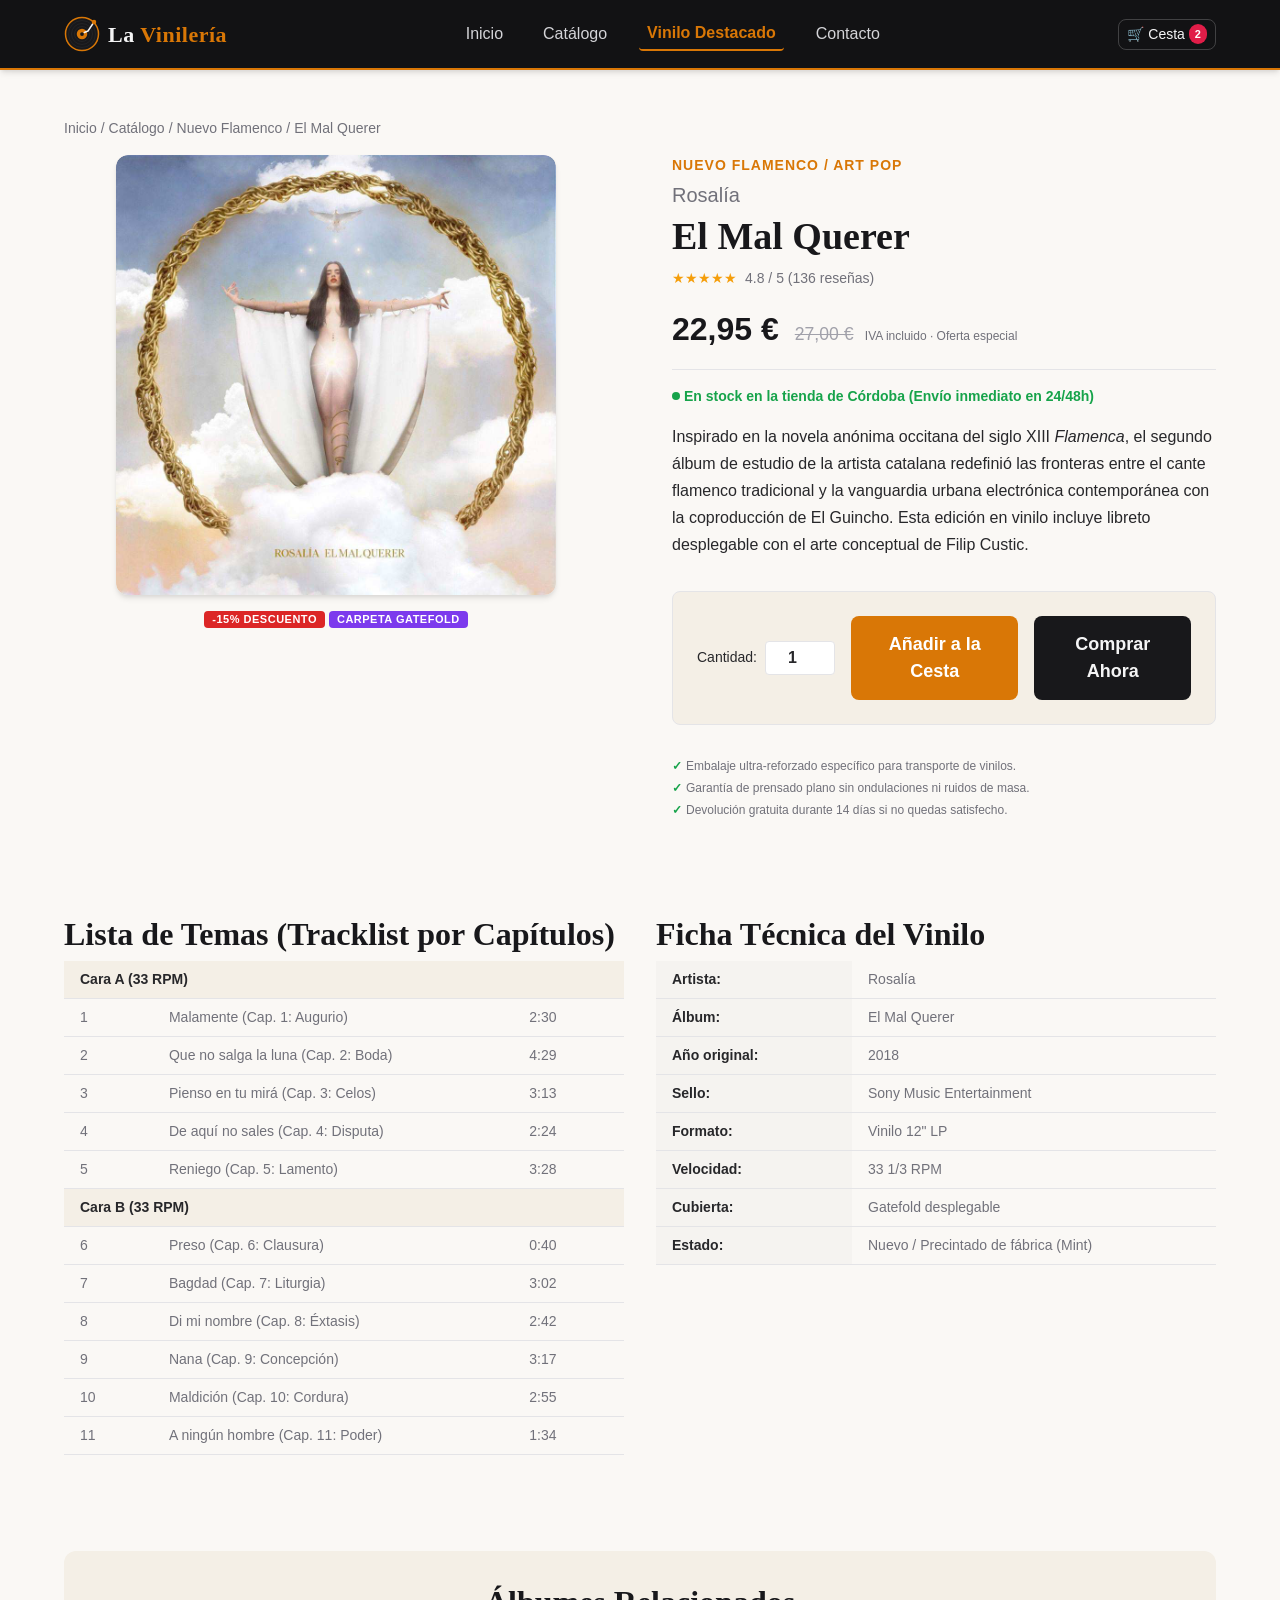
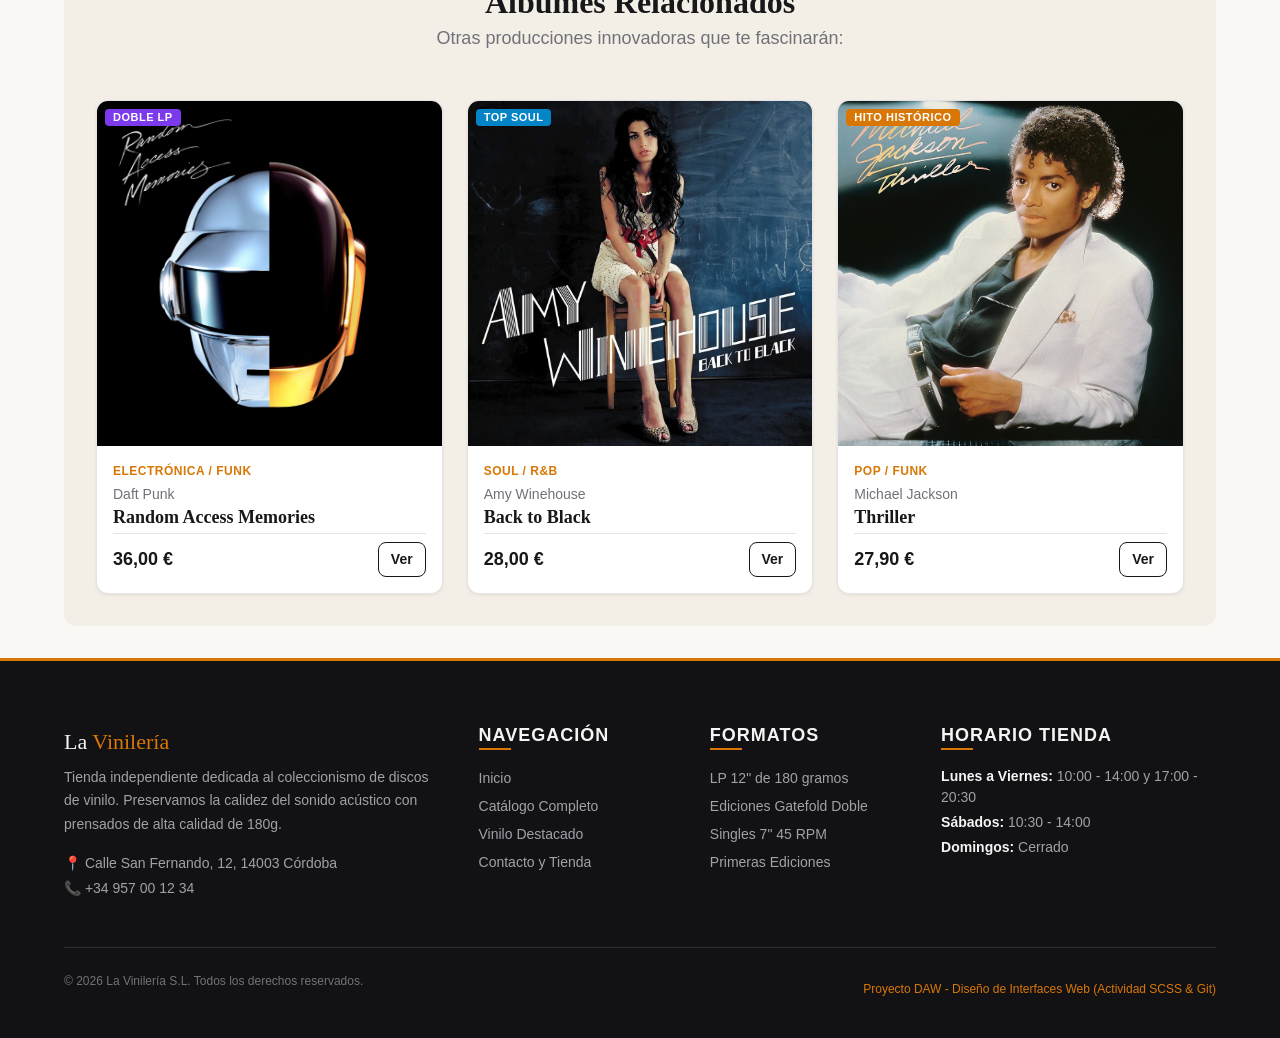
<file: producto-rosalia.html>
<!DOCTYPE html>
<html lang="es">
<head>
  <meta charset="UTF-8">
  <meta name="viewport" content="width=device-width, initial-scale=1.0">
  <meta name="description" content="Comprar vinilo El Mal Querer de Rosalía. Edición especial en carpeta gatefold con ilustraciones de Filip Custic y letras capituladas.">
  <title>Rosalía - El Mal Querer (LP Gatefold) | La Vinilería</title>
  <!-- Estilos CSS -->
  <link rel="stylesheet" href="css/main.css">
</head>
<body>

  <!-- Cabecera y menú -->
  <header class="header">
    <div class="container header__container">
      <a href="index.html" class="header__logo" aria-label="Ir a página de inicio de La Vinilería">
        <img src="img/logo.svg" alt="Logotipo La Vinilería" class="header__logo-icon">
        <span class="header__brand">La <span class="header__brand-accent">Vinilería</span></span>
      </a>

      <!-- Botón para el menú en móviles -->
      <input type="checkbox" id="menu-toggle" class="header__checkbox" aria-label="Alternar menú de navegación">
      <label for="menu-toggle" class="header__toggle" aria-label="Abrir menú">
        <span class="header__toggle-line"></span>
        <span class="header__toggle-line"></span>
        <span class="header__toggle-line"></span>
      </label>

      <!-- Enlaces de navegación -->
      <nav class="header__nav" aria-label="Navegación principal">
        <ul class="header__list">
          <li class="header__item"><a href="index.html" class="header__link">Inicio</a></li>
          <li class="header__item"><a href="catalogo.html" class="header__link">Catálogo</a></li>
          <li class="header__item"><a href="producto.html" class="header__link header__link--active">Vinilo Destacado</a></li>
          <li class="header__item"><a href="contacto.html" class="header__link">Contacto</a></li>
        </ul>
      </nav>

      <!-- Carrito -->
      <div class="header__actions">
        <a href="catalogo.html" class="header__cart-link" title="Ver carrito de compras">
          <span>🛒 Cesta</span>
          <span class="header__cart-badge">2</span>
        </a>
      </div>
    </div>
  </header>

  <!-- Ficha del vinilo -->
  <main class="product-detail">
    <div class="container">
      <!-- Miga de pan -->
      <nav class="breadcrumb" aria-label="Miga de pan">
        <ol class="breadcrumb__list">
          <li class="breadcrumb__item"><a href="index.html" class="breadcrumb__link">Inicio</a></li>
          <li class="breadcrumb__item"><a href="catalogo.html" class="breadcrumb__link">Catálogo</a></li>
          <li class="breadcrumb__item"><a href="catalogo.html" class="breadcrumb__link">Nuevo Flamenco</a></li>
          <li class="breadcrumb__item" aria-current="page">El Mal Querer</li>
        </ol>
      </nav>

      <!-- Portada y vinilo -->
      <div class="product-detail__grid">
        <div class="product-detail__gallery">
          <div class="product-detail__sleeve-wrap">
            <img src="img/vinyl-rosalia.jpeg" alt="Funda de vinilo Rosalía - El Mal Querer" class="product-detail__cover-img">
            <div class="product-detail__vinyl-disc" aria-hidden="true"></div>
          </div>
          <div class="product-detail__badges">
            <span class="badge badge--oferta">-15% Descuento</span>
            <span class="badge badge--edicion-especial">Carpeta Gatefold</span>
          </div>
        </div>

        <!-- Información y compra -->
        <section class="product-detail__info">
          <span class="product-detail__genre">Nuevo Flamenco / Art Pop</span>
          <p class="product-detail__artist">Rosalía</p>
          <h1 class="product-detail__title">El Mal Querer</h1>

          <div class="product-detail__rating">
            <span class="stars" aria-label="5 de 5 estrellas">★★★★★</span>
            <span>4.8 / 5 (136 reseñas)</span>
          </div>

          <div class="product-detail__price-wrap">
            <span class="product-detail__price">22,95 €</span>
            <span class="product-detail__price-tax"><del style="color: #a1a1aa; font-size: 1.1rem; margin-right: 0.5rem;">27,00 €</del> IVA incluido · Oferta especial</span>
          </div>

          <div class="product-detail__stock-status">
            <span>En stock en la tienda de Córdoba (Envío inmediato en 24/48h)</span>
          </div>

          <p class="product-detail__description">
            Inspirado en la novela anónima occitana del siglo XIII <em>Flamenca</em>, el segundo álbum de estudio de la artista catalana redefinió las fronteras entre el cante flamenco tradicional y la vanguardia urbana electrónica contemporánea con la coproducción de El Guincho. Esta edición en vinilo incluye libreto desplegable con el arte conceptual de Filip Custic.
          </p>

          <!-- Botones de compra -->
          <form class="product-detail__actions" action="contacto.html" method="get">
            <div class="product-detail__quantity">
              <label for="product-qty">Cantidad:</label>
              <input type="number" id="product-qty" name="cantidad" value="1" min="1" max="10">
            </div>
            <button type="submit" class="btn btn--secondary btn--lg">Añadir a la Cesta</button>
            <a href="contacto.html" class="btn btn--primary btn--lg">Comprar Ahora</a>
          </form>

          <!-- Ventajas del envío -->
          <ul class="product-detail__guarantees">
            <li>Embalaje ultra-reforzado específico para transporte de vinilos.</li>
            <li>Garantía de prensado plano sin ondulaciones ni ruidos de masa.</li>
            <li>Devolución gratuita durante 14 días si no quedas satisfecho.</li>
          </ul>
        </section>
      </div>

      <!-- Canciones y detalles técnicos -->
      <div style="display: grid; grid-template-columns: repeat(auto-fit, minmax(300px, 1fr)); gap: 2rem; margin-bottom: 4rem;">
        <!-- Lista de canciones -->
        <article>
          <h2>Lista de Temas (Tracklist por Capítulos)</h2>
          <table class="product-detail__tracklist-table">
            <thead>
              <tr><th colspan="3" style="background-color: #f4efe6;">Cara A (33 RPM)</th></tr>
            </thead>
            <tbody>
              <tr><td>1</td><td>Malamente (Cap. 1: Augurio)</td><td>2:30</td></tr>
              <tr><td>2</td><td>Que no salga la luna (Cap. 2: Boda)</td><td>4:29</td></tr>
              <tr><td>3</td><td>Pienso en tu mirá (Cap. 3: Celos)</td><td>3:13</td></tr>
              <tr><td>4</td><td>De aquí no sales (Cap. 4: Disputa)</td><td>2:24</td></tr>
              <tr><td>5</td><td>Reniego (Cap. 5: Lamento)</td><td>3:28</td></tr>
            </tbody>
            <thead>
              <tr><th colspan="3" style="background-color: #f4efe6;">Cara B (33 RPM)</th></tr>
            </thead>
            <tbody>
              <tr><td>6</td><td>Preso (Cap. 6: Clausura)</td><td>0:40</td></tr>
              <tr><td>7</td><td>Bagdad (Cap. 7: Liturgia)</td><td>3:02</td></tr>
              <tr><td>8</td><td>Di mi nombre (Cap. 8: Éxtasis)</td><td>2:42</td></tr>
              <tr><td>9</td><td>Nana (Cap. 9: Concepción)</td><td>3:17</td></tr>
              <tr><td>10</td><td>Maldición (Cap. 10: Cordura)</td><td>2:55</td></tr>
              <tr><td>11</td><td>A ningún hombre (Cap. 11: Poder)</td><td>1:34</td></tr>
            </tbody>
          </table>
        </article>

        <!-- Ficha técnica -->
        <article>
          <h2>Ficha Técnica del Vinilo</h2>
          <table class="product-detail__specs-table">
            <tbody>
              <tr><th>Artista:</th><td>Rosalía</td></tr>
              <tr><th>Álbum:</th><td>El Mal Querer</td></tr>
              <tr><th>Año original:</th><td>2018</td></tr>
              <tr><th>Sello:</th><td>Sony Music Entertainment</td></tr>
              <tr><th>Formato:</th><td>Vinilo 12" LP</td></tr>
              <tr><th>Velocidad:</th><td>33 1/3 RPM</td></tr>
              <tr><th>Cubierta:</th><td>Gatefold desplegable</td></tr>
              <tr><th>Estado:</th><td>Nuevo / Precintado de fábrica (Mint)</td></tr>
            </tbody>
          </table>
        </article>
      </div>

      <!-- Discos recomendados -->
      <section class="section section--alt" style="border-radius: 12px; padding: 2rem;">
        <header class="section__header">
          <h2 class="section__title">Álbumes Relacionados</h2>
          <p class="section__subtitle">Otras producciones innovadoras que te fascinarán:</p>
        </header>

        <div class="products-grid">
          <article class="card">
            <div class="card__media">
              <span class="card__badge badge badge--edicion-especial">Doble LP</span>
              <img src="img/vinyl-daft-punk.jpeg" alt="Daft Punk" class="card__image">
              <div class="card__disc" aria-hidden="true"></div>
            </div>
            <div class="card__body">
              <span class="card__genre">Electrónica / Funk</span>
              <span class="card__artist">Daft Punk</span>
              <h3 class="card__title"><a href="producto-daft-punk.html">Random Access Memories</a></h3>
              <div class="card__footer">
                <span class="card__price">36,00 €</span>
                <a href="producto-daft-punk.html" class="btn btn--outline btn--sm">Ver</a>
              </div>
            </div>
          </article>

          <article class="card">
            <div class="card__media">
              <span class="card__badge badge badge--novedad">Top Soul</span>
              <img src="img/vinyl-amy-winehouse.png" alt="Amy Winehouse" class="card__image">
              <div class="card__disc" aria-hidden="true"></div>
            </div>
            <div class="card__body">
              <span class="card__genre">Soul / R&amp;B</span>
              <span class="card__artist">Amy Winehouse</span>
              <h3 class="card__title"><a href="producto-amy-winehouse.html">Back to Black</a></h3>
              <div class="card__footer">
                <span class="card__price">28,00 €</span>
                <a href="producto-amy-winehouse.html" class="btn btn--outline btn--sm">Ver</a>
              </div>
            </div>
          </article>

          <article class="card">
            <div class="card__media">
              <span class="card__badge badge badge--bestseller">Hito Histórico</span>
              <img src="img/vinyl-michael-jackson.png" alt="Michael Jackson" class="card__image">
              <div class="card__disc" aria-hidden="true"></div>
            </div>
            <div class="card__body">
              <span class="card__genre">Pop / Funk</span>
              <span class="card__artist">Michael Jackson</span>
              <h3 class="card__title"><a href="producto-michael-jackson.html">Thriller</a></h3>
              <div class="card__footer">
                <span class="card__price">27,90 €</span>
                <a href="producto-michael-jackson.html" class="btn btn--outline btn--sm">Ver</a>
              </div>
            </div>
          </article>
        </div>
      </section>
    </div>
  </main>

  <!-- Pie de página -->
  <footer class="footer">
    <div class="container">
      <div class="footer__grid">
        <!-- Columna 1: Información -->
        <div class="footer__col">
          <p class="footer__brand">La <span>Vinilería</span></p>
          <p class="footer__description">Tienda independiente dedicada al coleccionismo de discos de vinilo. Preservamos la calidez del sonido acústico con prensados de alta calidad de 180g.</p>
          <p class="footer__info-item">📍 Calle San Fernando, 12, 14003 Córdoba</p>
          <p class="footer__info-item">📞 +34 957 00 12 34</p>
        </div>
        <!-- Columna 2: Enlaces -->
        <div class="footer__col">
          <h3 class="footer__title">Navegación</h3>
          <ul class="footer__list">
            <li><a href="index.html" class="footer__link">Inicio</a></li>
            <li><a href="catalogo.html" class="footer__link">Catálogo Completo</a></li>
            <li><a href="producto.html" class="footer__link">Vinilo Destacado</a></li>
            <li><a href="contacto.html" class="footer__link">Contacto y Tienda</a></li>
          </ul>
        </div>
        <!-- Columna 3: Formatos -->
        <div class="footer__col">
          <h3 class="footer__title">Formatos</h3>
          <ul class="footer__list">
            <li><a href="catalogo.html" class="footer__link">LP 12" de 180 gramos</a></li>
            <li><a href="catalogo.html" class="footer__link">Ediciones Gatefold Doble</a></li>
            <li><a href="catalogo.html" class="footer__link">Singles 7" 45 RPM</a></li>
            <li><a href="catalogo.html" class="footer__link">Primeras Ediciones</a></li>
          </ul>
        </div>
        <!-- Columna 4: Horario -->
        <div class="footer__col">
          <h3 class="footer__title">Horario Tienda</h3>
          <p class="footer__info-item"><strong>Lunes a Viernes:</strong> 10:00 - 14:00 y 17:00 - 20:30</p>
          <p class="footer__info-item"><strong>Sábados:</strong> 10:30 - 14:00</p>
          <p class="footer__info-item"><strong>Domingos:</strong> Cerrado</p>
        </div>
      </div>
      <!-- Copyright -->
      <div class="footer__bottom">
        <p>&copy; 2026 La Vinilería S.L. Todos los derechos reservados.</p>
        <p class="footer__academic">Proyecto DAW - Diseño de Interfaces Web (Actividad SCSS & Git)</p>
      </div>
    </div>
  </footer>

</body>
</html>
</file>
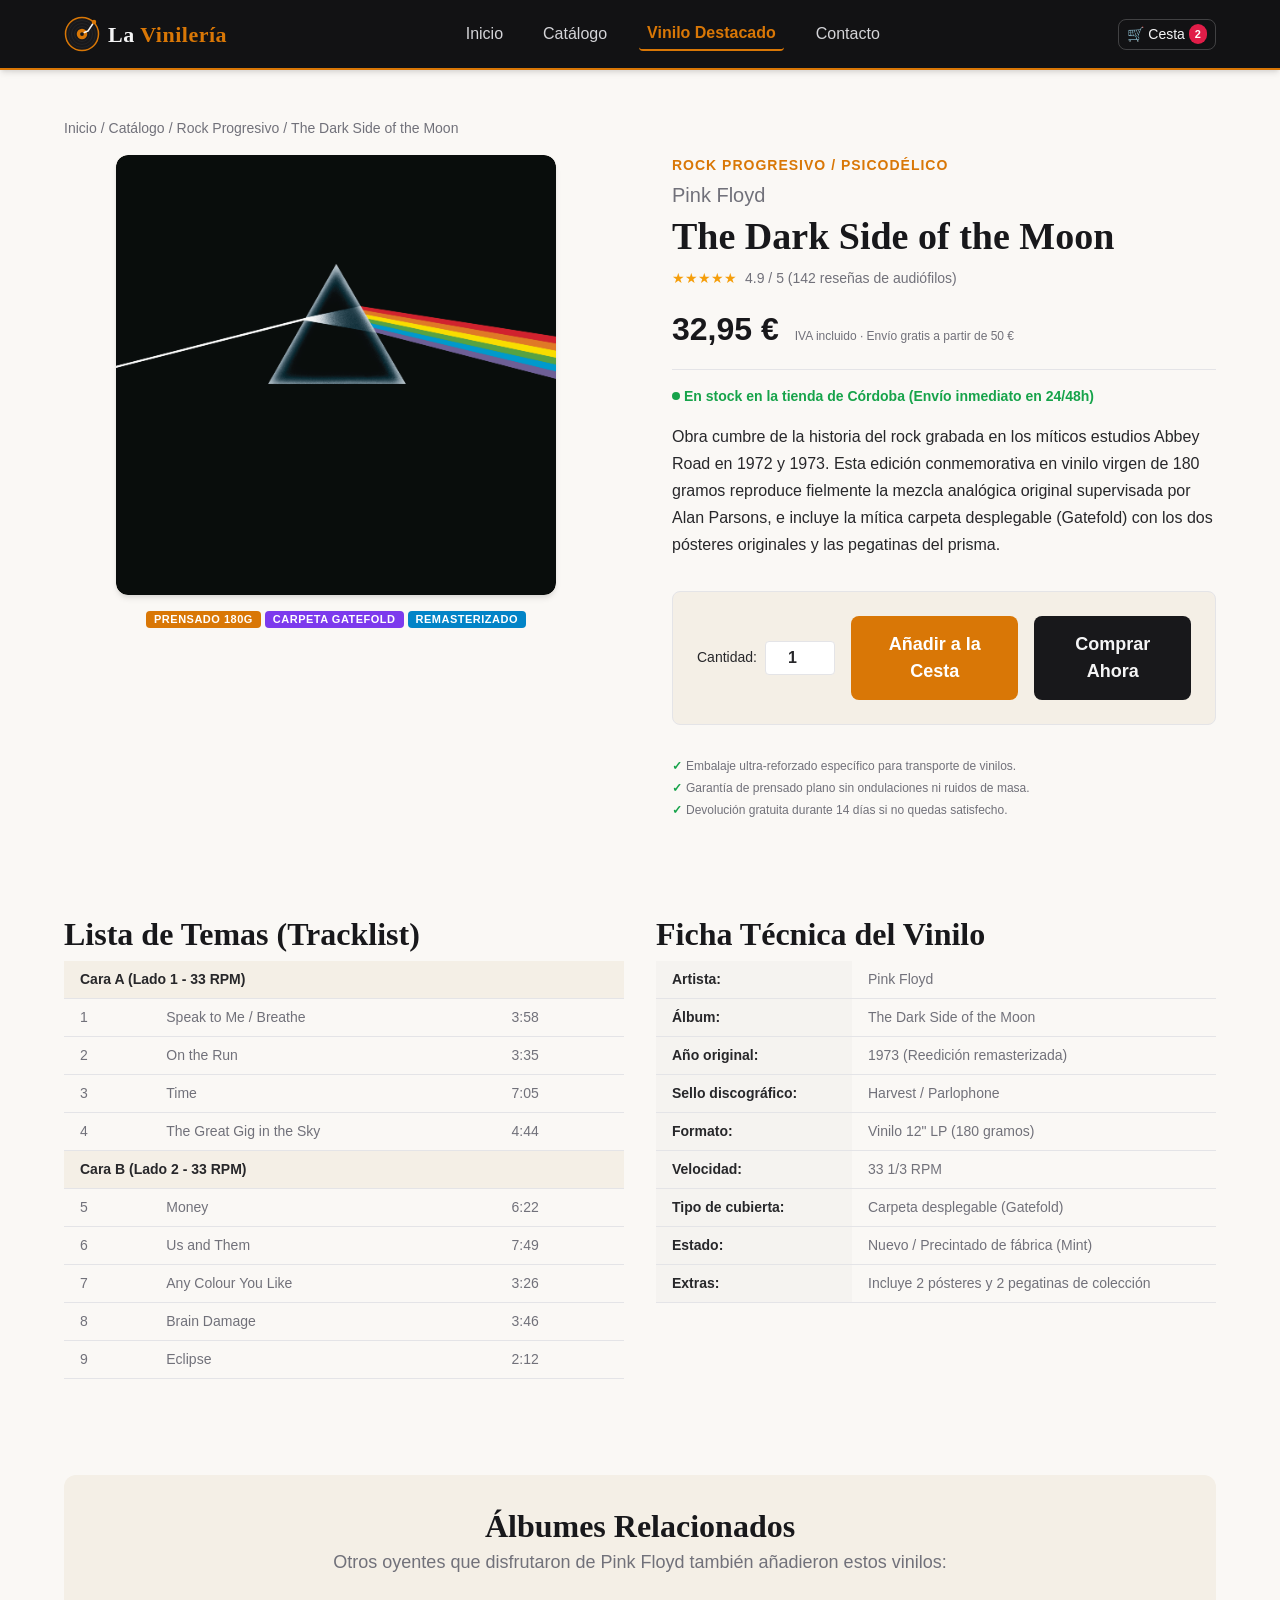
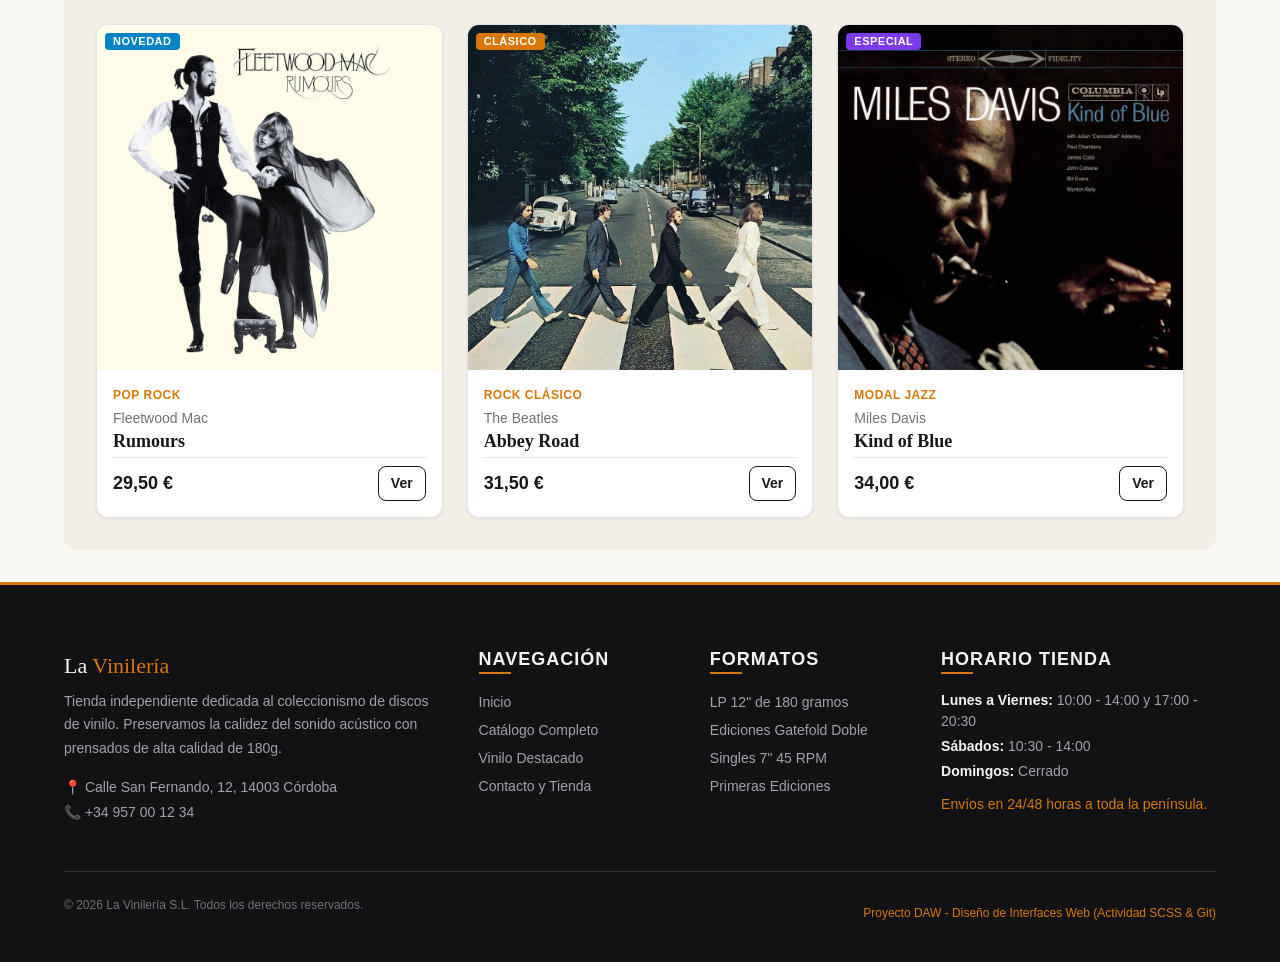
<file: producto.html>
<!DOCTYPE html>
<html lang="es">
<head>
  <meta charset="UTF-8">
  <meta name="viewport" content="width=device-width, initial-scale=1.0">
  <meta name="description" content="Comprar vinilo The Dark Side of the Moon de Pink Floyd. Prensado audiófilo de 180 gramos, carpeta gatefold con póster original incluido. Envíos en 24h.">
  <title>Pink Floyd - The Dark Side of the Moon (LP 180g) | La Vinilería</title>
  <!-- Estilos CSS -->
  <link rel="stylesheet" href="css/main.css">
</head>
<body>

  <!-- Cabecera y menú -->
  <header class="header">
    <div class="container header__container">
      <a href="index.html" class="header__logo" aria-label="Ir a página de inicio de La Vinilería">
        <img src="img/logo.svg" alt="Logotipo La Vinilería" class="header__logo-icon">
        <span class="header__brand">La <span class="header__brand-accent">Vinilería</span></span>
      </a>

      <!-- Botón para el menú en móviles -->
      <input type="checkbox" id="menu-toggle" class="header__checkbox" aria-label="Alternar menú de navegación">
      <label for="menu-toggle" class="header__toggle" aria-label="Abrir menú">
        <span class="header__toggle-line"></span>
        <span class="header__toggle-line"></span>
        <span class="header__toggle-line"></span>
      </label>

      <!-- Enlaces de navegación -->
      <nav class="header__nav" aria-label="Navegación principal">
        <ul class="header__list">
          <li class="header__item">
            <a href="index.html" class="header__link">Inicio</a>
          </li>
          <li class="header__item">
            <a href="catalogo.html" class="header__link">Catálogo</a>
          </li>
          <li class="header__item">
            <a href="producto.html" class="header__link header__link--active">Vinilo Destacado</a>
          </li>
          <li class="header__item">
            <a href="contacto.html" class="header__link">Contacto</a>
          </li>
        </ul>
      </nav>

      <!-- Carrito -->
      <div class="header__actions">
        <a href="catalogo.html" class="header__cart-link" title="Ver carrito de compras">
          <span>🛒 Cesta</span>
          <span class="header__cart-badge">2</span>
        </a>
      </div>
    </div>
  </header>

  <!-- Ficha del vinilo -->
  <main class="product-detail">
    <div class="container">
      <!-- Miga de pan -->
      <nav class="breadcrumb" aria-label="Miga de pan">
        <ol class="breadcrumb__list">
          <li class="breadcrumb__item"><a href="index.html" class="breadcrumb__link">Inicio</a></li>
          <li class="breadcrumb__item"><a href="catalogo.html" class="breadcrumb__link">Catálogo</a></li>
          <li class="breadcrumb__item"><a href="catalogo.html" class="breadcrumb__link">Rock Progresivo</a></li>
          <li class="breadcrumb__item" aria-current="page">The Dark Side of the Moon</li>
        </ol>
      </nav>

      <!-- Portada y vinilo -->
      <div class="product-detail__grid">
        <div class="product-detail__gallery">
          <div class="product-detail__sleeve-wrap">
            <img src="img/vinyl-pink-floyd.png" alt="Funda de vinilo The Dark Side of the Moon" class="product-detail__cover-img">
            <div class="product-detail__vinyl-disc" aria-hidden="true"></div>
          </div>
          <div class="product-detail__badges">
            <span class="badge badge--bestseller">Prensado 180g</span>
            <span class="badge badge--edicion-especial">Carpeta Gatefold</span>
            <span class="badge badge--novedad">Remasterizado</span>
          </div>
        </div>

        <!-- Información y compra -->
        <section class="product-detail__info">
          <span class="product-detail__genre">Rock Progresivo / Psicodélico</span>
          <p class="product-detail__artist">Pink Floyd</p>
          <h1 class="product-detail__title">The Dark Side of the Moon</h1>

          <div class="product-detail__rating">
            <span class="stars" aria-label="5 de 5 estrellas">★★★★★</span>
            <span>4.9 / 5 (142 reseñas de audiófilos)</span>
          </div>

          <div class="product-detail__price-wrap">
            <span class="product-detail__price">32,95 €</span>
            <span class="product-detail__price-tax">IVA incluido · Envío gratis a partir de 50 €</span>
          </div>

          <div class="product-detail__stock-status">
            <span>En stock en la tienda de Córdoba (Envío inmediato en 24/48h)</span>
          </div>

          <p class="product-detail__description">
            Obra cumbre de la historia del rock grabada en los míticos estudios Abbey Road en 1972 y 1973. Esta edición conmemorativa en vinilo virgen de 180 gramos reproduce fielmente la mezcla analógica original supervisada por Alan Parsons, e incluye la mítica carpeta desplegable (Gatefold) con los dos pósteres originales y las pegatinas del prisma.
          </p>

          <!-- Botones de compra -->
          <form class="product-detail__actions" action="contacto.html" method="get">
            <div class="product-detail__quantity">
              <label for="product-qty">Cantidad:</label>
              <input type="number" id="product-qty" name="cantidad" value="1" min="1" max="10">
            </div>
            <button type="submit" class="btn btn--secondary btn--lg">Añadir a la Cesta</button>
            <a href="contacto.html" class="btn btn--primary btn--lg">Comprar Ahora</a>
          </form>

          <!-- Ventajas del envío -->
          <ul class="product-detail__guarantees">
            <li>Embalaje ultra-reforzado específico para transporte de vinilos.</li>
            <li>Garantía de prensado plano sin ondulaciones ni ruidos de masa.</li>
            <li>Devolución gratuita durante 14 días si no quedas satisfecho.</li>
          </ul>
        </section>
      </div>

      <!-- Canciones y detalles técnicos -->
      <div style="display: grid; grid-template-columns: repeat(auto-fit, minmax(300px, 1fr)); gap: 2rem; margin-bottom: 4rem;">
        <!-- Lista de canciones -->
        <article>
          <h2>Lista de Temas (Tracklist)</h2>
          <table class="product-detail__tracklist-table">
            <thead>
              <tr>
                <th colspan="3" style="background-color: #f4efe6;">Cara A (Lado 1 - 33 RPM)</th>
              </tr>
            </thead>
            <tbody>
              <tr>
                <td>1</td>
                <td>Speak to Me / Breathe</td>
                <td>3:58</td>
              </tr>
              <tr>
                <td>2</td>
                <td>On the Run</td>
                <td>3:35</td>
              </tr>
              <tr>
                <td>3</td>
                <td>Time</td>
                <td>7:05</td>
              </tr>
              <tr>
                <td>4</td>
                <td>The Great Gig in the Sky</td>
                <td>4:44</td>
              </tr>
            </tbody>
            <thead>
              <tr>
                <th colspan="3" style="background-color: #f4efe6;">Cara B (Lado 2 - 33 RPM)</th>
              </tr>
            </thead>
            <tbody>
              <tr>
                <td>5</td>
                <td>Money</td>
                <td>6:22</td>
              </tr>
              <tr>
                <td>6</td>
                <td>Us and Them</td>
                <td>7:49</td>
              </tr>
              <tr>
                <td>7</td>
                <td>Any Colour You Like</td>
                <td>3:26</td>
              </tr>
              <tr>
                <td>8</td>
                <td>Brain Damage</td>
                <td>3:46</td>
              </tr>
              <tr>
                <td>9</td>
                <td>Eclipse</td>
                <td>2:12</td>
              </tr>
            </tbody>
          </table>
        </article>

        <!-- Ficha técnica -->
        <article>
          <h2>Ficha Técnica del Vinilo</h2>
          <table class="product-detail__specs-table">
            <tbody>
              <tr>
                <th>Artista:</th>
                <td>Pink Floyd</td>
              </tr>
              <tr>
                <th>Álbum:</th>
                <td>The Dark Side of the Moon</td>
              </tr>
              <tr>
                <th>Año original:</th>
                <td>1973 (Reedición remasterizada)</td>
              </tr>
              <tr>
                <th>Sello discográfico:</th>
                <td>Harvest / Parlophone</td>
              </tr>
              <tr>
                <th>Formato:</th>
                <td>Vinilo 12" LP (180 gramos)</td>
              </tr>
              <tr>
                <th>Velocidad:</th>
                <td>33 1/3 RPM</td>
              </tr>
              <tr>
                <th>Tipo de cubierta:</th>
                <td>Carpeta desplegable (Gatefold)</td>
              </tr>
              <tr>
                <th>Estado:</th>
                <td>Nuevo / Precintado de fábrica (Mint)</td>
              </tr>
              <tr>
                <th>Extras:</th>
                <td>Incluye 2 pósteres y 2 pegatinas de colección</td>
              </tr>
            </tbody>
          </table>
        </article>
      </div>

      <!-- Discos recomendados -->
      <section class="section section--alt" style="border-radius: 12px; padding: 2rem;">
        <header class="section__header">
          <h2 class="section__title">Álbumes Relacionados</h2>
          <p class="section__subtitle">Otros oyentes que disfrutaron de Pink Floyd también añadieron estos vinilos:</p>
        </header>

        <div class="products-grid">
          <!-- Recomendado 1: Fleetwood Mac -->
          <article class="card">
            <div class="card__media">
              <span class="card__badge badge badge--novedad">Novedad</span>
              <img src="img/vinyl-fleetwood-mac.jpeg" alt="Vinilo Fleetwood Mac - Rumours" class="card__image">
              <div class="card__disc" aria-hidden="true"></div>
            </div>
            <div class="card__body">
              <span class="card__genre">Pop Rock</span>
              <span class="card__artist">Fleetwood Mac</span>
              <h3 class="card__title"><a href="producto-fleetwood-mac.html">Rumours</a></h3>
              <div class="card__footer">
                <span class="card__price">29,50 €</span>
                <a href="producto-fleetwood-mac.html" class="btn btn--outline btn--sm">Ver</a>
              </div>
            </div>
          </article>

          <!-- Recomendado 2: The Beatles -->
          <article class="card">
            <div class="card__media">
              <span class="card__badge badge badge--bestseller">Clásico</span>
              <img src="img/vinyl-beatles.png" alt="Vinilo The Beatles - Abbey Road" class="card__image">
              <div class="card__disc" aria-hidden="true"></div>
            </div>
            <div class="card__body">
              <span class="card__genre">Rock Clásico</span>
              <span class="card__artist">The Beatles</span>
              <h3 class="card__title"><a href="producto-beatles.html">Abbey Road</a></h3>
              <div class="card__footer">
                <span class="card__price">31,50 €</span>
                <a href="producto-beatles.html" class="btn btn--outline btn--sm">Ver</a>
              </div>
            </div>
          </article>

          <!-- Recomendado 3: Miles Davis -->
          <article class="card">
            <div class="card__media">
              <span class="card__badge badge badge--edicion-especial">Especial</span>
              <img src="img/vinyl-miles-davis.jpeg" alt="Vinilo Miles Davis - Kind of Blue" class="card__image">
              <div class="card__disc" aria-hidden="true"></div>
            </div>
            <div class="card__body">
              <span class="card__genre">Modal Jazz</span>
              <span class="card__artist">Miles Davis</span>
              <h3 class="card__title"><a href="producto-miles-davis.html">Kind of Blue</a></h3>
              <div class="card__footer">
                <span class="card__price">34,00 €</span>
                <a href="producto-miles-davis.html" class="btn btn--outline btn--sm">Ver</a>
              </div>
            </div>
          </article>
        </div>
      </section>
    </div>
  </main>

  <!-- Pie de página -->
  <footer class="footer">
    <div class="container">
      <div class="footer__grid">
        <!-- Columna 1: Información -->
        <div class="footer__col">
          <p class="footer__brand">La <span>Vinilería</span></p>
          <p class="footer__description">
            Tienda independiente dedicada al coleccionismo de discos de vinilo. Preservamos la calidez del sonido acústico con prensados de alta calidad de 180g.
          </p>
          <p class="footer__info-item">📍 Calle San Fernando, 12, 14003 Córdoba</p>
          <p class="footer__info-item">📞 +34 957 00 12 34</p>
        </div>

        <!-- Columna 2: Enlaces -->
        <div class="footer__col">
          <h3 class="footer__title">Navegación</h3>
          <ul class="footer__list">
            <li><a href="index.html" class="footer__link">Inicio</a></li>
            <li><a href="catalogo.html" class="footer__link">Catálogo Completo</a></li>
            <li><a href="producto.html" class="footer__link">Vinilo Destacado</a></li>
            <li><a href="contacto.html" class="footer__link">Contacto y Tienda</a></li>
          </ul>
        </div>

        <!-- Columna 3: Formatos -->
        <div class="footer__col">
          <h3 class="footer__title">Formatos</h3>
          <ul class="footer__list">
            <li><a href="catalogo.html" class="footer__link">LP 12" de 180 gramos</a></li>
            <li><a href="catalogo.html" class="footer__link">Ediciones Gatefold Doble</a></li>
            <li><a href="catalogo.html" class="footer__link">Singles 7" 45 RPM</a></li>
            <li><a href="catalogo.html" class="footer__link">Primeras Ediciones</a></li>
          </ul>
        </div>

        <!-- Columna 4: Horario -->
        <div class="footer__col">
          <h3 class="footer__title">Horario Tienda</h3>
          <p class="footer__info-item"><strong>Lunes a Viernes:</strong> 10:00 - 14:00 y 17:00 - 20:30</p>
          <p class="footer__info-item"><strong>Sábados:</strong> 10:30 - 14:00</p>
          <p class="footer__info-item"><strong>Domingos:</strong> Cerrado</p>
          <p class="footer__info-item" style="margin-top: 0.5rem; color: #d97706;">Envíos en 24/48 horas a toda la península.</p>
        </div>
      </div>

      <!-- Copyright -->
      <div class="footer__bottom">
        <p>&copy; 2026 La Vinilería S.L. Todos los derechos reservados.</p>
        <p class="footer__academic">Proyecto DAW - Diseño de Interfaces Web (Actividad SCSS & Git)</p>
      </div>
    </div>
  </footer>

</body>
</html>
</file>
<file: css/main.css>
@charset "UTF-8";
*,
*::before,
*::after {
  box-sizing: border-box;
  margin: 0;
  padding: 0;
}

html {
  font-size: 100%;
  scroll-behavior: smooth;
}

body {
  font-family: "Inter", -apple-system, BlinkMacSystemFont, "Segoe UI", Roboto, sans-serif;
  font-size: 1rem;
  line-height: 1.5;
  color: #27272a;
  background-color: #faf8f5;
  min-height: 100vh;
  display: flex;
  flex-direction: column;
  -webkit-font-smoothing: antialiased;
}

h1, h2, h3, h4, h5, h6 {
  font-family: "Playfair Display", Georgia, "Times New Roman", serif;
  color: #18181b;
  line-height: 1.2;
  font-weight: 700;
  margin-bottom: 0.5rem;
}

h1 {
  font-size: 2rem;
}
@media (min-width: 768px) {
  h1 {
    font-size: 2.625rem;
  }
}

h2 {
  font-size: 1.625rem;
}
@media (min-width: 768px) {
  h2 {
    font-size: 2rem;
  }
}

h3 {
  font-size: 1.25rem;
}
@media (min-width: 768px) {
  h3 {
    font-size: 1.5rem;
  }
}

p {
  margin-bottom: 1rem;
}
p:last-child {
  margin-bottom: 0;
}

a {
  color: #d97706;
  text-decoration: none;
  transition: color 0.15s ease;
}
a:hover {
  color: #b45309;
}

ul, ol {
  list-style: none;
}

img, svg {
  display: block;
  max-width: 100%;
  height: auto;
}

button, input, select, textarea {
  font: inherit;
  color: inherit;
}

main {
  flex: 1 0 auto;
}

.header {
  background-color: #121214;
  color: #f4f4f5;
  border-bottom: 2px solid #d97706;
  position: sticky;
  top: 0;
  z-index: 100;
  box-shadow: 0 4px 6px -1px rgba(0, 0, 0, 0.1), 0 2px 4px -1px rgba(0, 0, 0, 0.06);
}
.header__container {
  display: flex;
  flex-direction: row;
  justify-content: space-between;
  align-items: center;
  padding-top: 1rem;
  padding-bottom: 1rem;
  position: relative;
}
.header__logo {
  display: flex;
  flex-direction: row;
  justify-content: flex-start;
  align-items: center;
  gap: 0.5rem;
  color: #f4f4f5;
  text-decoration: none;
}
.header__logo:hover {
  color: #d97706;
}
.header__logo:hover .header__logo-icon {
  transform: rotate(45deg);
}
.header__logo-icon {
  width: 2.25rem;
  height: 2.25rem;
  transition: transform 0.3s ease;
}
.header__brand {
  font-family: "Playfair Display", Georgia, "Times New Roman", serif;
  font-size: 1.375rem;
  font-weight: 700;
  letter-spacing: 0.5px;
}
.header__brand-accent {
  color: #d97706;
}
.header__checkbox {
  display: none;
}
.header__checkbox:checked ~ .header__nav {
  display: block;
}
.header__checkbox:checked ~ .header__toggle .header__toggle-line:nth-child(1) {
  transform: translateY(7px) rotate(45deg);
}
.header__checkbox:checked ~ .header__toggle .header__toggle-line:nth-child(2) {
  opacity: 0;
}
.header__checkbox:checked ~ .header__toggle .header__toggle-line:nth-child(3) {
  transform: translateY(-7px) rotate(-45deg);
}
.header__toggle {
  display: block;
  cursor: pointer;
  padding: 0.25rem;
}
@media (min-width: 768px) {
  .header__toggle {
    display: none;
  }
}
.header__toggle-line {
  display: block;
  width: 24px;
  height: 2px;
  background-color: #f4f4f5;
  margin: 5px 0;
  transition: all 0.3s ease;
}
.header__nav {
  display: none;
  position: absolute;
  top: 100%;
  left: 0;
  right: 0;
  background-color: #121214;
  padding: 1rem 1.5rem;
  border-bottom: 1px solid #2e2e33;
  box-shadow: 0 10px 15px -3px rgba(0, 0, 0, 0.12), 0 4px 6px -2px rgba(0, 0, 0, 0.08);
}
@media (min-width: 768px) {
  .header__nav {
    display: flex !important;
    position: static;
    padding: 0;
    background-color: transparent;
    border-bottom: none;
    box-shadow: none;
  }
}
.header__list {
  display: flex;
  flex-direction: column;
  justify-content: flex-start;
  align-items: stretch;
  gap: 0.5rem;
  width: 100%;
}
@media (min-width: 768px) {
  .header__list {
    display: flex;
    flex-direction: row;
    justify-content: flex-start;
    align-items: center;
    gap: 1.5rem;
    width: auto;
  }
}
.header__item {
  margin: 0;
}
.header__link {
  display: block;
  padding: 0.25rem 0.5rem;
  color: #d4d4d8;
  font-weight: 500;
  font-size: 1rem;
  border-radius: 4px;
  transition: all 0.15s ease;
}
.header__link:hover {
  color: #d97706;
  background-color: rgba(255, 255, 255, 0.05);
}
.header__link--active {
  color: #d97706;
  font-weight: 700;
  border-bottom: 2px solid #d97706;
}
.header__actions {
  display: flex;
  flex-direction: row;
  justify-content: flex-end;
  align-items: center;
  gap: 1rem;
}
.header__cart-link {
  display: flex;
  flex-direction: row;
  justify-content: center;
  align-items: center;
  gap: 0.25rem;
  color: #f4f4f5;
  padding: 0.25rem 0.5rem;
  border: 1px solid rgba(255, 255, 255, 0.2);
  border-radius: 8px;
  font-size: 0.875rem;
}
.header__cart-link:hover {
  border-color: #d97706;
  color: #d97706;
}
.header__cart-badge {
  background-color: #e11d48;
  color: #ffffff;
  font-size: 0.6875rem;
  font-weight: 700;
  padding: 2px 6px;
  border-radius: 9999px;
}

.footer {
  background-color: #121214;
  color: #a1a1aa;
  padding-top: 4rem;
  padding-bottom: 2rem;
  border-top: 3px solid #d97706;
  margin-top: auto;
}
.footer__grid {
  display: grid;
  grid-template-columns: 1fr;
  gap: 3rem;
  margin-bottom: 3rem;
}
@media (min-width: 576px) {
  .footer__grid {
    grid-template-columns: repeat(2, 1fr);
  }
}
@media (min-width: 992px) {
  .footer__grid {
    grid-template-columns: 2fr 1fr 1fr 1.5fr;
  }
}
.footer__col {
  display: flex;
  flex-direction: column;
}
.footer__brand {
  font-family: "Playfair Display", Georgia, "Times New Roman", serif;
  font-size: 1.375rem;
  color: #f4f4f5;
  margin-bottom: 0.5rem;
}
.footer__brand span {
  color: #d97706;
}
.footer__description {
  font-size: 0.875rem;
  line-height: 1.7;
  margin-bottom: 1rem;
}
.footer__title {
  font-family: "Inter", -apple-system, BlinkMacSystemFont, "Segoe UI", Roboto, sans-serif;
  font-size: 1.125rem;
  font-weight: 700;
  color: #f4f4f5;
  margin-bottom: 1rem;
  text-transform: uppercase;
  letter-spacing: 1px;
  position: relative;
  padding-bottom: 0.25rem;
}
.footer__title::after {
  content: "";
  position: absolute;
  bottom: 0;
  left: 0;
  width: 32px;
  height: 2px;
  background-color: #d97706;
}
.footer__list {
  display: flex;
  flex-direction: column;
  justify-content: flex-start;
  align-items: stretch;
  gap: 0.25rem;
}
.footer__link {
  color: #a1a1aa;
  font-size: 0.875rem;
  transition: all 0.15s ease;
}
.footer__link:hover {
  color: #d97706;
  padding-left: 4px;
}
.footer__info-item {
  font-size: 0.875rem;
  margin-bottom: 0.25rem;
  line-height: 1.5;
}
.footer__info-item strong {
  color: #f4f4f5;
}
.footer__bottom {
  padding-top: 1.5rem;
  border-top: 1px solid #2e2e33;
  display: flex;
  flex-direction: column;
  justify-content: center;
  align-items: center;
  gap: 0.5rem;
  text-align: center;
  font-size: 0.75rem;
  color: #71717a;
}
@media (min-width: 768px) {
  .footer__bottom {
    display: flex;
    flex-direction: row;
    justify-content: space-between;
    align-items: center;
    text-align: left;
  }
}
.footer__academic {
  color: #d97706;
  font-weight: 500;
}

.container {
  width: 100%;
  max-width: 1200px;
  margin-left: auto;
  margin-right: auto;
  padding-left: 1rem;
  padding-right: 1rem;
}
@media (min-width: 768px) {
  .container {
    padding-left: 1.5rem;
    padding-right: 1.5rem;
  }
}
.container--narrow {
  max-width: 800px;
}

.section {
  padding-top: 3rem;
  padding-bottom: 3rem;
}
@media (min-width: 768px) {
  .section {
    padding-top: 4rem;
    padding-bottom: 4rem;
  }
}
.section--alt {
  background-color: #f4efe6;
}
.section--dark {
  background-color: #121214;
  color: #f4f4f5;
}
.section--dark h1, .section--dark h2, .section--dark h3, .section--dark h4, .section--dark h5, .section--dark h6 {
  color: #f4f4f5;
}
.section--dark .section__subtitle {
  color: #a1a1aa;
}
.section__header {
  text-align: center;
  margin-bottom: 3rem;
  max-width: 650px;
  margin-left: auto;
  margin-right: auto;
}
.section__title {
  margin-bottom: 0.25rem;
}
.section__subtitle {
  color: #71717a;
  font-size: 1.125rem;
}

.products-grid {
  display: grid;
  grid-template-columns: 1fr;
  gap: 1.5rem;
}
@media (min-width: 576px) {
  .products-grid {
    grid-template-columns: repeat(2, 1fr);
  }
}
@media (min-width: 992px) {
  .products-grid {
    grid-template-columns: repeat(3, 1fr);
  }
}
@media (min-width: 992px) {
  .products-grid--featured {
    grid-template-columns: repeat(4, 1fr);
  }
}

.breadcrumb {
  padding: 1rem 0;
  font-size: 0.875rem;
}
.breadcrumb__list {
  display: flex;
  flex-direction: row;
  justify-content: flex-start;
  align-items: center;
  gap: 0.25rem;
  flex-wrap: wrap;
}
.breadcrumb__item {
  color: #71717a;
}
.breadcrumb__item:not(:last-child)::after {
  content: "/";
  margin-left: 0.25rem;
  color: #71717a;
}
.breadcrumb__link {
  color: #71717a;
}
.breadcrumb__link:hover {
  color: #d97706;
}

.btn {
  display: inline-flex;
  align-items: center;
  justify-content: center;
  gap: 0.25rem;
  font-family: "Inter", -apple-system, BlinkMacSystemFont, "Segoe UI", Roboto, sans-serif;
  font-size: 1rem;
  font-weight: 600;
  text-decoration: none;
  text-align: center;
  padding: 0.625rem 1.25rem;
  border-radius: 8px;
  border: 1px solid transparent;
  cursor: pointer;
  transition: all 0.15s ease;
  -webkit-user-select: none;
     -moz-user-select: none;
          user-select: none;
}
.btn--primary {
  background-color: #18181b;
  color: #f4f4f5;
  border-color: transparent;
}
.btn--primary:hover {
  filter: brightness(0.92);
  transform: translateY(-2px);
}
.btn--primary:active {
  filter: brightness(0.85);
  transform: translateY(0);
}
.btn--secondary {
  background-color: #d97706;
  color: #ffffff;
  border-color: transparent;
}
.btn--secondary:hover {
  filter: brightness(0.92);
  transform: translateY(-2px);
}
.btn--secondary:active {
  filter: brightness(0.85);
  transform: translateY(0);
}
.btn--accent {
  background-color: #e11d48;
  color: #ffffff;
  border-color: transparent;
}
.btn--accent:hover {
  filter: brightness(0.92);
  transform: translateY(-2px);
}
.btn--accent:active {
  filter: brightness(0.85);
  transform: translateY(0);
}
.btn--outline {
  background-color: transparent;
  color: #18181b;
  border-color: #18181b;
}
.btn--outline:hover {
  filter: brightness(0.92);
  transform: translateY(-2px);
}
.btn--outline:active {
  filter: brightness(0.85);
  transform: translateY(0);
}
.btn--outline:hover {
  background-color: #18181b;
  color: #f4f4f5;
}
.btn--outline-light {
  background-color: transparent;
  color: #f4f4f5;
  border-color: rgba(255, 255, 255, 0.4);
}
.btn--outline-light:hover {
  filter: brightness(0.92);
  transform: translateY(-2px);
}
.btn--outline-light:active {
  filter: brightness(0.85);
  transform: translateY(0);
}
.btn--outline-light:hover {
  background-color: #ffffff;
  color: #18181b;
  border-color: #ffffff;
}
.btn--sm {
  padding: 0.375rem 0.75rem;
  font-size: 0.875rem;
}
.btn--lg {
  padding: 0.875rem 1.75rem;
  font-size: 1.125rem;
}
.btn--full {
  width: 100%;
}
.btn:disabled, .btn--disabled {
  opacity: 0.55;
  cursor: not-allowed;
  pointer-events: none;
}

.badge {
  display: inline-block;
  font-family: "Inter", -apple-system, BlinkMacSystemFont, "Segoe UI", Roboto, sans-serif;
  font-size: 0.6875rem;
  font-weight: 700;
  text-transform: uppercase;
  letter-spacing: 0.5px;
  padding: 0.1875rem 0.5rem;
  border-radius: 4px;
  color: #ffffff;
  background-color: #18181b;
  line-height: 1;
}
.badge--novedad {
  background-color: #0284c7;
  color: #ffffff;
}
.badge--bestseller {
  background-color: #d97706;
  color: #ffffff;
}
.badge--oferta {
  background-color: #dc2626;
  color: #ffffff;
}
.badge--edicion-especial {
  background-color: #7c3aed;
  color: #ffffff;
}
.badge--stock {
  background-color: #16a34a;
  color: #ffffff;
}
.badge--outline {
  background-color: transparent;
  border: 1px solid currentColor;
  color: #71717a;
}

.card {
  background-color: #ffffff;
  border: 1px solid #e4e4e7;
  border-radius: 12px;
  overflow: hidden;
  display: flex;
  flex-direction: column;
  transition: transform 0.3s ease, box-shadow 0.3s ease, border-color 0.3s ease;
  box-shadow: 0 1px 3px rgba(0, 0, 0, 0.08);
  position: relative;
}
.card:hover {
  transform: translateY(-4px);
  box-shadow: 0 10px 15px -3px rgba(0, 0, 0, 0.12), 0 4px 6px -2px rgba(0, 0, 0, 0.08);
  border-color: rgba(217, 119, 6, 0.4);
}
.card:hover .card__disc {
  transform: translateX(18px) rotate(45deg);
}
.card--destacada {
  border-color: #d97706;
  box-shadow: 0 4px 6px -1px rgba(0, 0, 0, 0.1), 0 2px 4px -1px rgba(0, 0, 0, 0.06);
}
.card--destacada::before {
  content: "★ DESTACADO";
  position: absolute;
  top: 10px;
  right: 10px;
  z-index: 5;
  background-color: #d97706;
  color: #ffffff;
  font-size: 0.625rem;
  font-weight: 700;
  padding: 3px 8px;
  border-radius: 4px;
  letter-spacing: 0.5px;
}
.card--oferta {
  border-color: #e11d48;
}
.card__media {
  position: relative;
  width: 100%;
  aspect-ratio: 1/1;
  background-color: #f4efe6;
  overflow: hidden;
}
.card__image {
  position: absolute;
  top: 0;
  left: 0;
  width: 100%;
  height: 100%;
  aspect-ratio: 1/1;
  -o-object-fit: cover;
     object-fit: cover;
  z-index: 2;
  transition: transform 0.3s ease;
}
.card__disc {
  position: absolute;
  top: 5%;
  right: 5%;
  width: 90%;
  height: 90%;
  border-radius: 50%;
  background: radial-gradient(circle, #d97706 0%, #d97706 18%, #18181b 19%, #27272a 20%, #18181b 21%, #27272a 35%, #18181b 36%, #27272a 50%, #18181b 51%, #27272a 68%, #18181b 69%, #111113 100%);
  z-index: 1;
  transition: transform 0.4s cubic-bezier(0.34, 1.56, 0.64, 1);
  box-shadow: 0 4px 10px rgba(0, 0, 0, 0.4);
}
.card__disc::after {
  content: "";
  position: absolute;
  top: 50%;
  left: 50%;
  transform: translate(-50%, -50%);
  width: 12px;
  height: 12px;
  background-color: #ffffff;
  border-radius: 50%;
}
.card__badge {
  position: absolute;
  top: 0.5rem;
  left: 0.5rem;
  z-index: 3;
}
.card__body {
  padding: 1rem;
  display: flex;
  flex-direction: column;
  flex-grow: 1;
}
.card__genre {
  font-size: 0.75rem;
  color: #d97706;
  text-transform: uppercase;
  font-weight: 600;
  letter-spacing: 0.5px;
  margin-bottom: 0.25rem;
}
.card__artist {
  font-size: 0.875rem;
  color: #71717a;
  margin-bottom: 2px;
}
.card__title {
  font-family: "Playfair Display", Georgia, "Times New Roman", serif;
  font-size: 1.125rem;
  line-height: 1.2;
  margin-bottom: 0.25rem;
  display: -webkit-box;
  -webkit-line-clamp: 1;
  -webkit-box-orient: vertical;
  overflow: hidden;
  text-overflow: ellipsis;
}
.card__title a {
  color: #18181b;
}
.card__title a:hover {
  color: #d97706;
}
.card__meta {
  font-size: 0.75rem;
  color: #71717a;
  margin-bottom: 1rem;
  display: flex;
  flex-direction: row;
  justify-content: flex-start;
  align-items: center;
  gap: 0.25rem;
}
.card__dot {
  display: inline-block;
  width: 3px;
  height: 3px;
  background-color: #71717a;
  border-radius: 50%;
}
.card__footer {
  margin-top: auto;
  padding-top: 0.5rem;
  border-top: 1px solid #e4e4e7;
  display: flex;
  flex-direction: row;
  justify-content: space-between;
  align-items: center;
}
.card__price-box {
  display: flex;
  flex-direction: column;
}
.card__price-old {
  font-size: 0.75rem;
  color: #71717a;
  text-decoration: line-through;
}
.card__price {
  font-size: 1.125rem;
  font-weight: 700;
  color: #18181b;
}
.card__actions {
  display: flex;
  gap: 0.25rem;
}

.form {
  background-color: #ffffff;
  padding: 2rem;
  border-radius: 12px;
  border: 1px solid #e4e4e7;
  box-shadow: 0 1px 3px rgba(0, 0, 0, 0.08);
}
.form__grid {
  display: grid;
  grid-template-columns: 1fr;
  gap: 1rem;
}
@media (min-width: 768px) {
  .form__grid {
    grid-template-columns: repeat(2, 1fr);
  }
}
.form__group {
  display: flex;
  flex-direction: column;
  margin-bottom: 1rem;
}
.form__group--full {
  grid-column: 1/-1;
}
.form__label {
  font-size: 0.875rem;
  font-weight: 500;
  color: #27272a;
  margin-bottom: 0.25rem;
}
.form__label span {
  color: #e11d48;
}
.form__input, .form__select, .form__textarea {
  width: 100%;
  padding: 0.625rem 0.875rem;
  font-size: 1rem;
  border: 1px solid #e4e4e7;
  border-radius: 8px;
  background-color: #ffffff;
  color: #27272a;
  transition: border-color 0.15s ease, box-shadow 0.15s ease;
}
.form__input:focus, .form__select:focus, .form__textarea:focus {
  outline: none;
  border-color: #d97706;
  box-shadow: 0 0 0 3px rgba(217, 119, 6, 0.15);
}
.form__input::-moz-placeholder, .form__select::-moz-placeholder, .form__textarea::-moz-placeholder {
  color: #a1a1aa;
}
.form__input::placeholder, .form__select::placeholder, .form__textarea::placeholder {
  color: #a1a1aa;
}
.form__textarea {
  min-height: 120px;
  resize: vertical;
}
.form__checkbox-wrapper {
  display: flex;
  flex-direction: row;
  justify-content: flex-start;
  align-items: flex-start;
  gap: 0.5rem;
  margin-bottom: 1rem;
}
.form__checkbox {
  width: 18px;
  height: 18px;
  margin-top: 2px;
  accent-color: #d97706;
  cursor: pointer;
}
.form__checkbox-label {
  font-size: 0.875rem;
  color: #71717a;
  cursor: pointer;
  line-height: 1.5;
}
.form__checkbox-label a {
  color: #d97706;
  text-decoration: underline;
}
.form__helper {
  font-size: 0.75rem;
  color: #71717a;
  margin-top: 0.25rem;
}

.hero {
  background: linear-gradient(135deg, #121214 0%, #222227 100%);
  color: #f4f4f5;
  padding: 4rem 0;
  position: relative;
  overflow: hidden;
  border-bottom: 1px solid #2e2e33;
}
.hero__container {
  display: grid;
  grid-template-columns: 1fr;
  gap: 3rem;
  align-items: center;
}
@media (min-width: 768px) {
  .hero__container {
    grid-template-columns: 1.2fr 1fr;
  }
}
.hero__content {
  display: flex;
  flex-direction: column;
  align-items: flex-start;
}
.hero__eyebrow {
  display: inline-block;
  color: #d97706;
  font-size: 0.875rem;
  font-weight: 700;
  text-transform: uppercase;
  letter-spacing: 1.5px;
  margin-bottom: 0.5rem;
}
.hero__title {
  font-size: 2.25rem;
  line-height: 1.15;
  color: #ffffff;
  margin-bottom: 1rem;
}
@media (min-width: 768px) {
  .hero__title {
    font-size: 3rem;
  }
}
.hero__title span {
  color: #d97706;
}
.hero__description {
  font-size: 1.125rem;
  color: #d4d4d8;
  line-height: 1.7;
  margin-bottom: 2rem;
  max-width: 520px;
}
.hero__cta-group {
  display: flex;
  flex-direction: row;
  justify-content: flex-start;
  align-items: center;
  gap: 1rem;
  flex-wrap: wrap;
}
.hero__visual {
  display: flex;
  flex-direction: row;
  justify-content: center;
  align-items: center;
  position: relative;
}
.hero__record-wrap {
  position: relative;
  width: 260px;
  height: 260px;
}
@media (min-width: 576px) {
  .hero__record-wrap {
    width: 320px;
    height: 320px;
  }
}
@media (min-width: 992px) {
  .hero__record-wrap {
    width: 380px;
    height: 380px;
  }
}
.hero__cover {
  position: absolute;
  top: 0;
  left: 0;
  width: 82%;
  height: 82%;
  z-index: 2;
  border-radius: 8px;
  overflow: hidden;
  box-shadow: 0 20px 25px -5px rgba(0, 0, 0, 0.15), 0 10px 10px -5px rgba(0, 0, 0, 0.06);
  border: 1px solid rgba(255, 255, 255, 0.1);
}
.hero__cover img {
  width: 100%;
  height: 100%;
  -o-object-fit: cover;
     object-fit: cover;
}
.hero__vinyl {
  position: absolute;
  top: 10%;
  right: 0;
  width: 80%;
  height: 80%;
  border-radius: 50%;
  z-index: 1;
  background: radial-gradient(circle, #d97706 0%, #d97706 18%, #18181b 19%, #27272a 20%, #18181b 21%, #27272a 35%, #18181b 36%, #27272a 50%, #18181b 51%, #27272a 68%, #18181b 69%, #111113 100%);
  box-shadow: 0 10px 30px rgba(0, 0, 0, 0.7);
  animation: vinyl-spin 25s linear infinite;
}
.hero__vinyl::after {
  content: "";
  position: absolute;
  top: 50%;
  left: 50%;
  transform: translate(-50%, -50%);
  width: 16px;
  height: 16px;
  background-color: #121214;
  border-radius: 50%;
}

@keyframes vinyl-spin {
  from {
    transform: rotate(0deg);
  }
  to {
    transform: rotate(360deg);
  }
}
.features {
  display: grid;
  grid-template-columns: 1fr;
  gap: 1.5rem;
}
@media (min-width: 576px) {
  .features {
    grid-template-columns: repeat(3, 1fr);
  }
}
.features__item {
  background-color: #ffffff;
  padding: 2rem;
  border-radius: 12px;
  border: 1px solid #e4e4e7;
  text-align: center;
  transition: transform 0.15s ease;
  box-shadow: 0 1px 3px rgba(0, 0, 0, 0.08);
}
.features__item:hover {
  transform: translateY(-4px);
  box-shadow: 0 4px 6px -1px rgba(0, 0, 0, 0.1), 0 2px 4px -1px rgba(0, 0, 0, 0.06);
}
.features__icon {
  font-size: 2.25rem;
  margin-bottom: 1rem;
  display: inline-block;
}
.features__title {
  font-size: 1.125rem;
  margin-bottom: 0.25rem;
}
.features__text {
  font-size: 0.875rem;
  color: #71717a;
}

.product-detail {
  padding: 2rem 0;
}
.product-detail__grid {
  display: grid;
  grid-template-columns: 1fr;
  gap: 3rem;
  margin-bottom: 4rem;
}
@media (min-width: 768px) {
  .product-detail__grid {
    grid-template-columns: 1fr 1fr;
    gap: 4rem;
  }
}
.product-detail__gallery {
  display: flex;
  flex-direction: column;
  align-items: center;
  width: 100%;
}
.product-detail__sleeve-wrap {
  position: relative;
  width: 100%;
  max-width: 440px;
  aspect-ratio: 1/1;
  background-color: #f4efe6;
  border-radius: 12px;
  overflow: hidden;
  box-shadow: 0 4px 6px -1px rgba(0, 0, 0, 0.1), 0 2px 4px -1px rgba(0, 0, 0, 0.06);
  transition: transform 0.3s ease, box-shadow 0.3s ease;
}
.product-detail__sleeve-wrap:hover {
  transform: translateY(-4px);
  box-shadow: 0 10px 15px -3px rgba(0, 0, 0, 0.12), 0 4px 6px -2px rgba(0, 0, 0, 0.08);
}
.product-detail__sleeve-wrap:hover .product-detail__vinyl-disc {
  transform: translateX(35px) rotate(45deg);
}
.product-detail__cover-img {
  position: absolute;
  top: 0;
  left: 0;
  width: 100%;
  height: 100%;
  aspect-ratio: 1/1;
  -o-object-fit: cover;
     object-fit: cover;
  z-index: 2;
  border-radius: 12px;
}
.product-detail__vinyl-disc {
  position: absolute;
  top: 5%;
  right: 5%;
  width: 90%;
  height: 90%;
  border-radius: 50%;
  z-index: 1;
  background: radial-gradient(circle, #d97706 0%, #d97706 18%, #18181b 19%, #27272a 20%, #18181b 21%, #27272a 35%, #18181b 36%, #27272a 50%, #18181b 51%, #27272a 68%, #18181b 69%, #111113 100%);
  transition: transform 0.6s cubic-bezier(0.34, 1.56, 0.64, 1);
  box-shadow: 0 8px 25px rgba(0, 0, 0, 0.5);
}
.product-detail__vinyl-disc::after {
  content: "";
  position: absolute;
  top: 50%;
  left: 50%;
  transform: translate(-50%, -50%);
  width: 14px;
  height: 14px;
  background-color: #ffffff;
  border-radius: 50%;
}
.product-detail__badges {
  display: flex;
  flex-direction: row;
  justify-content: flex-start;
  align-items: center;
  gap: 0.25rem;
  margin-top: 1rem;
  flex-wrap: wrap;
}
.product-detail__info {
  display: flex;
  flex-direction: column;
}
.product-detail__genre {
  color: #d97706;
  font-size: 0.875rem;
  font-weight: 700;
  text-transform: uppercase;
  letter-spacing: 1px;
  margin-bottom: 0.25rem;
}
.product-detail__artist {
  font-size: 1.25rem;
  color: #71717a;
  margin-bottom: 0.25rem;
}
.product-detail__title {
  font-size: 2rem;
  margin-bottom: 0.5rem;
}
@media (min-width: 768px) {
  .product-detail__title {
    font-size: 2.375rem;
  }
}
.product-detail__rating {
  display: flex;
  flex-direction: row;
  justify-content: flex-start;
  align-items: center;
  gap: 0.5rem;
  margin-bottom: 1rem;
  font-size: 0.875rem;
  color: #71717a;
}
.product-detail__rating .stars {
  color: #f59e0b;
}
.product-detail__price-wrap {
  display: flex;
  flex-direction: row;
  justify-content: flex-start;
  align-items: baseline;
  gap: 1rem;
  margin-bottom: 1rem;
  padding-bottom: 1rem;
  border-bottom: 1px solid #e4e4e7;
}
.product-detail__price {
  font-size: 2rem;
  font-weight: 700;
  color: #18181b;
}
.product-detail__price-tax {
  font-size: 0.75rem;
  color: #71717a;
}
.product-detail__stock-status {
  display: inline-flex;
  align-items: center;
  gap: 0.25rem;
  color: #16a34a;
  font-size: 0.875rem;
  font-weight: 600;
  margin-bottom: 1rem;
}
.product-detail__stock-status::before {
  content: "";
  display: inline-block;
  width: 8px;
  height: 8px;
  background-color: #16a34a;
  border-radius: 50%;
}
.product-detail__description {
  font-size: 1rem;
  line-height: 1.7;
  color: #27272a;
  margin-bottom: 2rem;
}
.product-detail__actions {
  display: flex;
  flex-direction: column;
  justify-content: flex-start;
  align-items: stretch;
  gap: 1rem;
  margin-bottom: 2rem;
  padding: 1.5rem;
  background-color: #f4efe6;
  border-radius: 8px;
  border: 1px solid #e4e4e7;
}
@media (min-width: 576px) {
  .product-detail__actions {
    display: flex;
    flex-direction: row;
    justify-content: flex-start;
    align-items: center;
    gap: 1rem;
  }
}
.product-detail__quantity {
  display: flex;
  flex-direction: row;
  justify-content: flex-start;
  align-items: center;
  gap: 0.5rem;
}
.product-detail__quantity label {
  font-size: 0.875rem;
  font-weight: 500;
}
.product-detail__quantity input {
  width: 70px;
  padding: 0.25rem 0.5rem;
  border: 1px solid #e4e4e7;
  border-radius: 4px;
  text-align: center;
  font-weight: 700;
}
.product-detail__guarantees {
  display: flex;
  flex-direction: column;
  justify-content: flex-start;
  align-items: stretch;
  gap: 0.25rem;
  font-size: 0.75rem;
  color: #71717a;
  margin-bottom: 2rem;
}
.product-detail__guarantees li {
  display: flex;
  flex-direction: row;
  justify-content: flex-start;
  align-items: center;
  gap: 0.25rem;
}
.product-detail__guarantees li::before {
  content: "✓";
  color: #16a34a;
  font-weight: 700;
}
.product-detail__specs-table, .product-detail__tracklist-table {
  width: 100%;
  border-collapse: collapse;
  margin-bottom: 2rem;
}
.product-detail__specs-table th, .product-detail__specs-table td, .product-detail__tracklist-table th, .product-detail__tracklist-table td {
  padding: 0.5rem 1rem;
  text-align: left;
  font-size: 0.875rem;
  border-bottom: 1px solid #e4e4e7;
}
.product-detail__specs-table th, .product-detail__tracklist-table th {
  font-weight: 600;
  color: #27272a;
  width: 35%;
  background-color: rgba(0, 0, 0, 0.02);
}
.product-detail__specs-table td, .product-detail__tracklist-table td {
  color: #71717a;
}

.filters {
  background-color: #ffffff;
  padding: 1rem 1.5rem;
  border-radius: 12px;
  border: 1px solid #e4e4e7;
  margin-bottom: 3rem;
  display: flex;
  flex-direction: column;
  justify-content: space-between;
  align-items: stretch;
  gap: 1rem;
  box-shadow: 0 1px 3px rgba(0, 0, 0, 0.08);
}
@media (min-width: 768px) {
  .filters {
    display: flex;
    flex-direction: row;
    justify-content: space-between;
    align-items: center;
    gap: 1.5rem;
  }
}
.filters__group {
  display: flex;
  flex-direction: row;
  justify-content: flex-start;
  align-items: center;
  gap: 0.25rem;
  flex-wrap: wrap;
}
.filters__pill {
  padding: 0.375rem 0.875rem;
  border-radius: 9999px;
  font-size: 0.875rem;
  font-weight: 500;
  color: #27272a;
  background-color: #f4efe6;
  border: 1px solid transparent;
  transition: all 0.15s ease;
  cursor: pointer;
}
.filters__pill:hover {
  background-color: #e4e4e7;
  color: #18181b;
}
.filters__pill--active {
  background-color: #18181b;
  color: #ffffff;
  border-color: #18181b;
}
.filters__pill--active:hover {
  background-color: #27272a;
  color: #ffffff;
}
.filters__sort {
  display: flex;
  flex-direction: row;
  justify-content: flex-end;
  align-items: center;
  gap: 0.5rem;
}
.filters__sort label {
  font-size: 0.875rem;
  color: #71717a;
  white-space: nowrap;
}
.filters__sort select {
  padding: 0.375rem 0.75rem;
  font-size: 0.875rem;
  border: 1px solid #e4e4e7;
  border-radius: 8px;
  background-color: #ffffff;
  cursor: pointer;
}
.filters__sort select:focus {
  outline: none;
  border-color: #d97706;
}

.pagination {
  margin-top: 4rem;
  display: flex;
  flex-direction: row;
  justify-content: center;
  align-items: center;
  gap: 0.25rem;
}
.pagination__item {
  display: inline-flex;
  align-items: center;
  justify-content: center;
  width: 38px;
  height: 38px;
  border-radius: 8px;
  border: 1px solid #e4e4e7;
  background-color: #ffffff;
  color: #27272a;
  font-size: 0.875rem;
  font-weight: 500;
  transition: all 0.15s ease;
}
.pagination__item:hover {
  border-color: #d97706;
  color: #d97706;
}
.pagination__item--active {
  background-color: #18181b;
  color: #ffffff;
  border-color: #18181b;
}
.pagination__item--active:hover {
  background-color: #18181b;
  color: #ffffff;
}
.pagination__item--arrow {
  width: auto;
  padding: 0 0.75rem;
}

.contact-layout {
  display: grid;
  grid-template-columns: 1fr;
  gap: 3rem;
  margin-bottom: 4rem;
}
@media (min-width: 992px) {
  .contact-layout {
    grid-template-columns: 1fr 1.3fr;
  }
}

.contact-info {
  background-color: #ffffff;
  padding: 2rem;
  border-radius: 12px;
  border: 1px solid #e4e4e7;
  box-shadow: 0 1px 3px rgba(0, 0, 0, 0.08);
}
.contact-info__title {
  font-size: 1.375rem;
  margin-bottom: 0.5rem;
}
.contact-info__lead {
  font-size: 0.875rem;
  color: #71717a;
  margin-bottom: 2rem;
}
.contact-info__item {
  display: flex;
  flex-direction: row;
  justify-content: flex-start;
  align-items: flex-start;
  gap: 1rem;
  margin-bottom: 1.5rem;
}
.contact-info__item:last-child {
  margin-bottom: 2rem;
}
.contact-info__icon {
  width: 40px;
  height: 40px;
  border-radius: 50%;
  background-color: #f4efe6;
  color: #d97706;
  display: flex;
  flex-direction: row;
  justify-content: center;
  align-items: center;
  font-size: 1.125rem;
  flex-shrink: 0;
}
.contact-info__label {
  font-size: 0.75rem;
  text-transform: uppercase;
  font-weight: 700;
  color: #71717a;
  letter-spacing: 0.5px;
  margin-bottom: 2px;
}
.contact-info__value {
  font-size: 0.875rem;
  color: #27272a;
  font-weight: 500;
}
.contact-info__map-wrapper {
  margin-top: 1.5rem;
  border-radius: 8px;
  overflow: hidden;
  border: 1px solid #e4e4e7;
}
.contact-info__map-wrapper img {
  width: 100%;
  height: auto;
  -o-object-fit: cover;
     object-fit: cover;
}

.faq__item {
  background-color: #ffffff;
  border: 1px solid #e4e4e7;
  border-radius: 8px;
  padding: 1.5rem;
  margin-bottom: 1rem;
}
.faq__item:last-child {
  margin-bottom: 0;
}
.faq__question {
  font-size: 1.0625rem;
  font-family: "Playfair Display", Georgia, "Times New Roman", serif;
  color: #18181b;
  margin-bottom: 0.25rem;
}
.faq__answer {
  font-size: 0.875rem;
  color: #71717a;
  line-height: 1.7;
  margin-bottom: 0;
}/*# sourceMappingURL=main.css.map */
</file>
